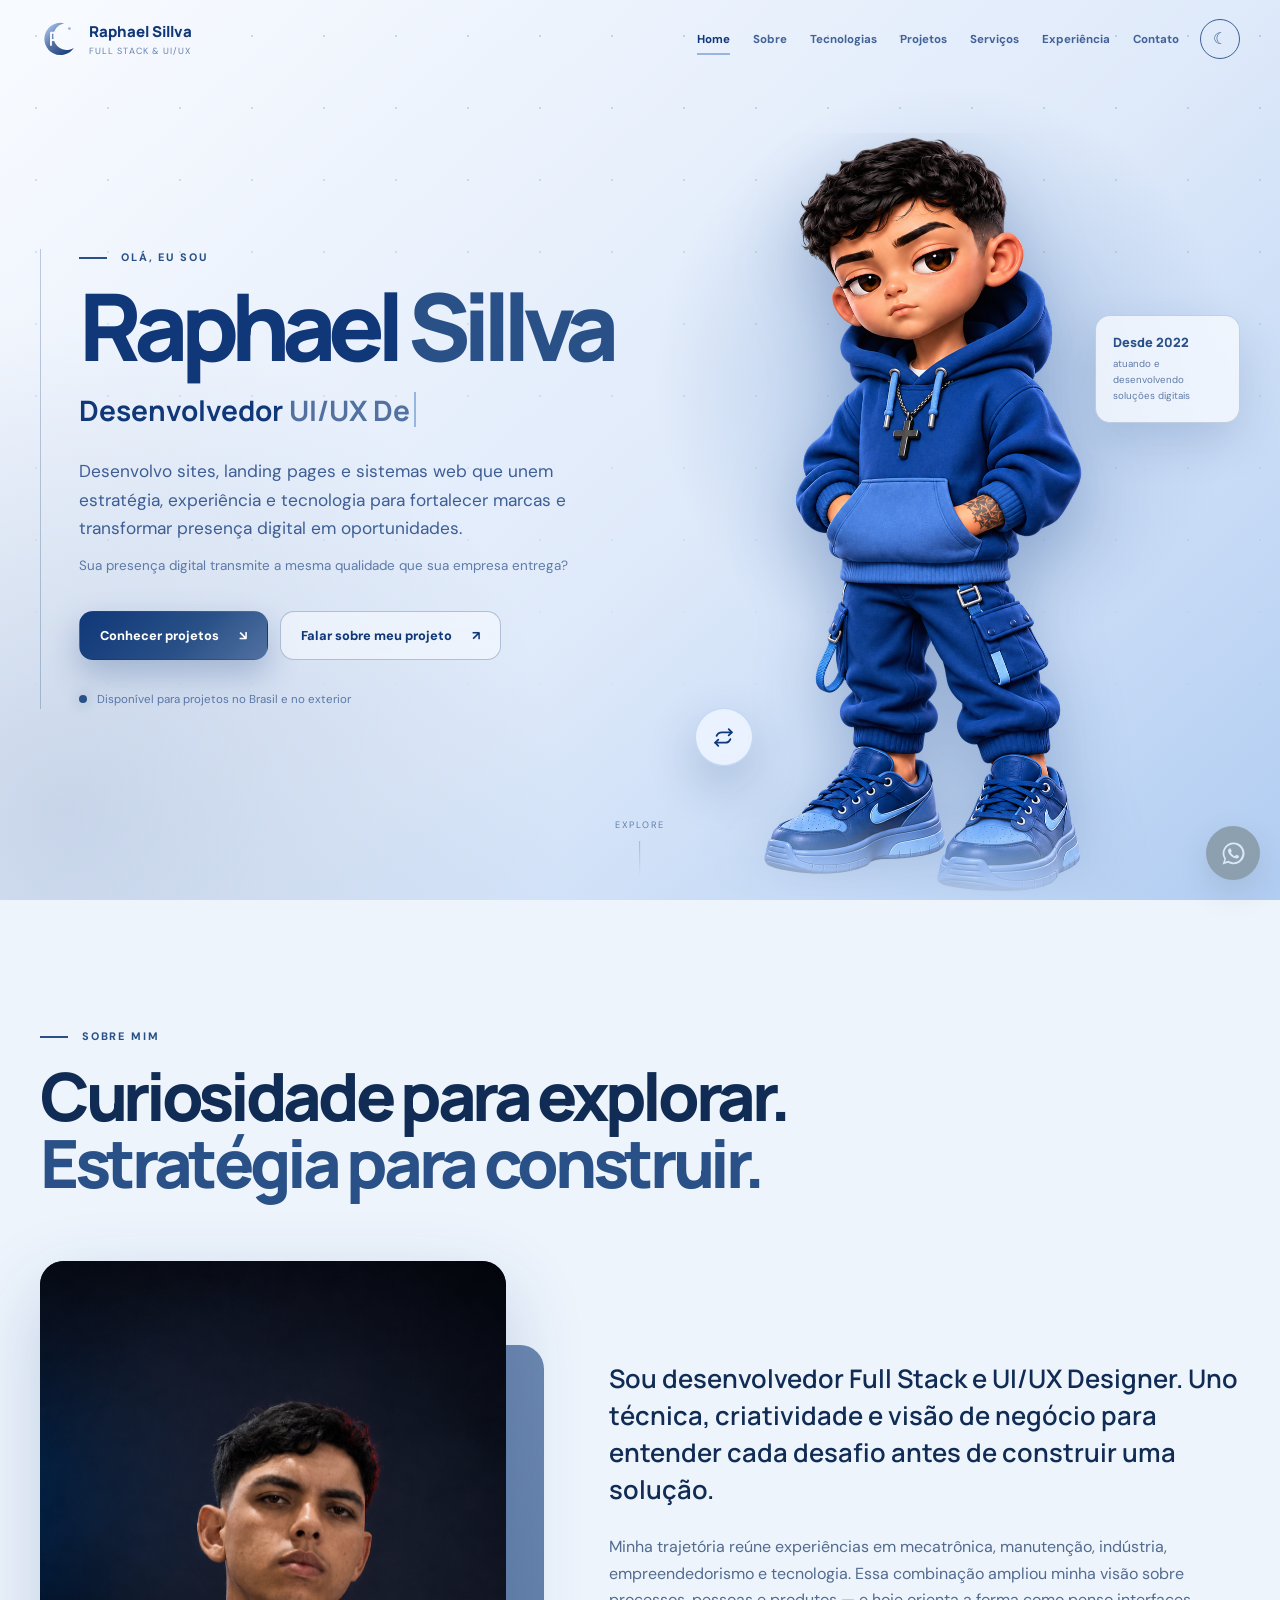
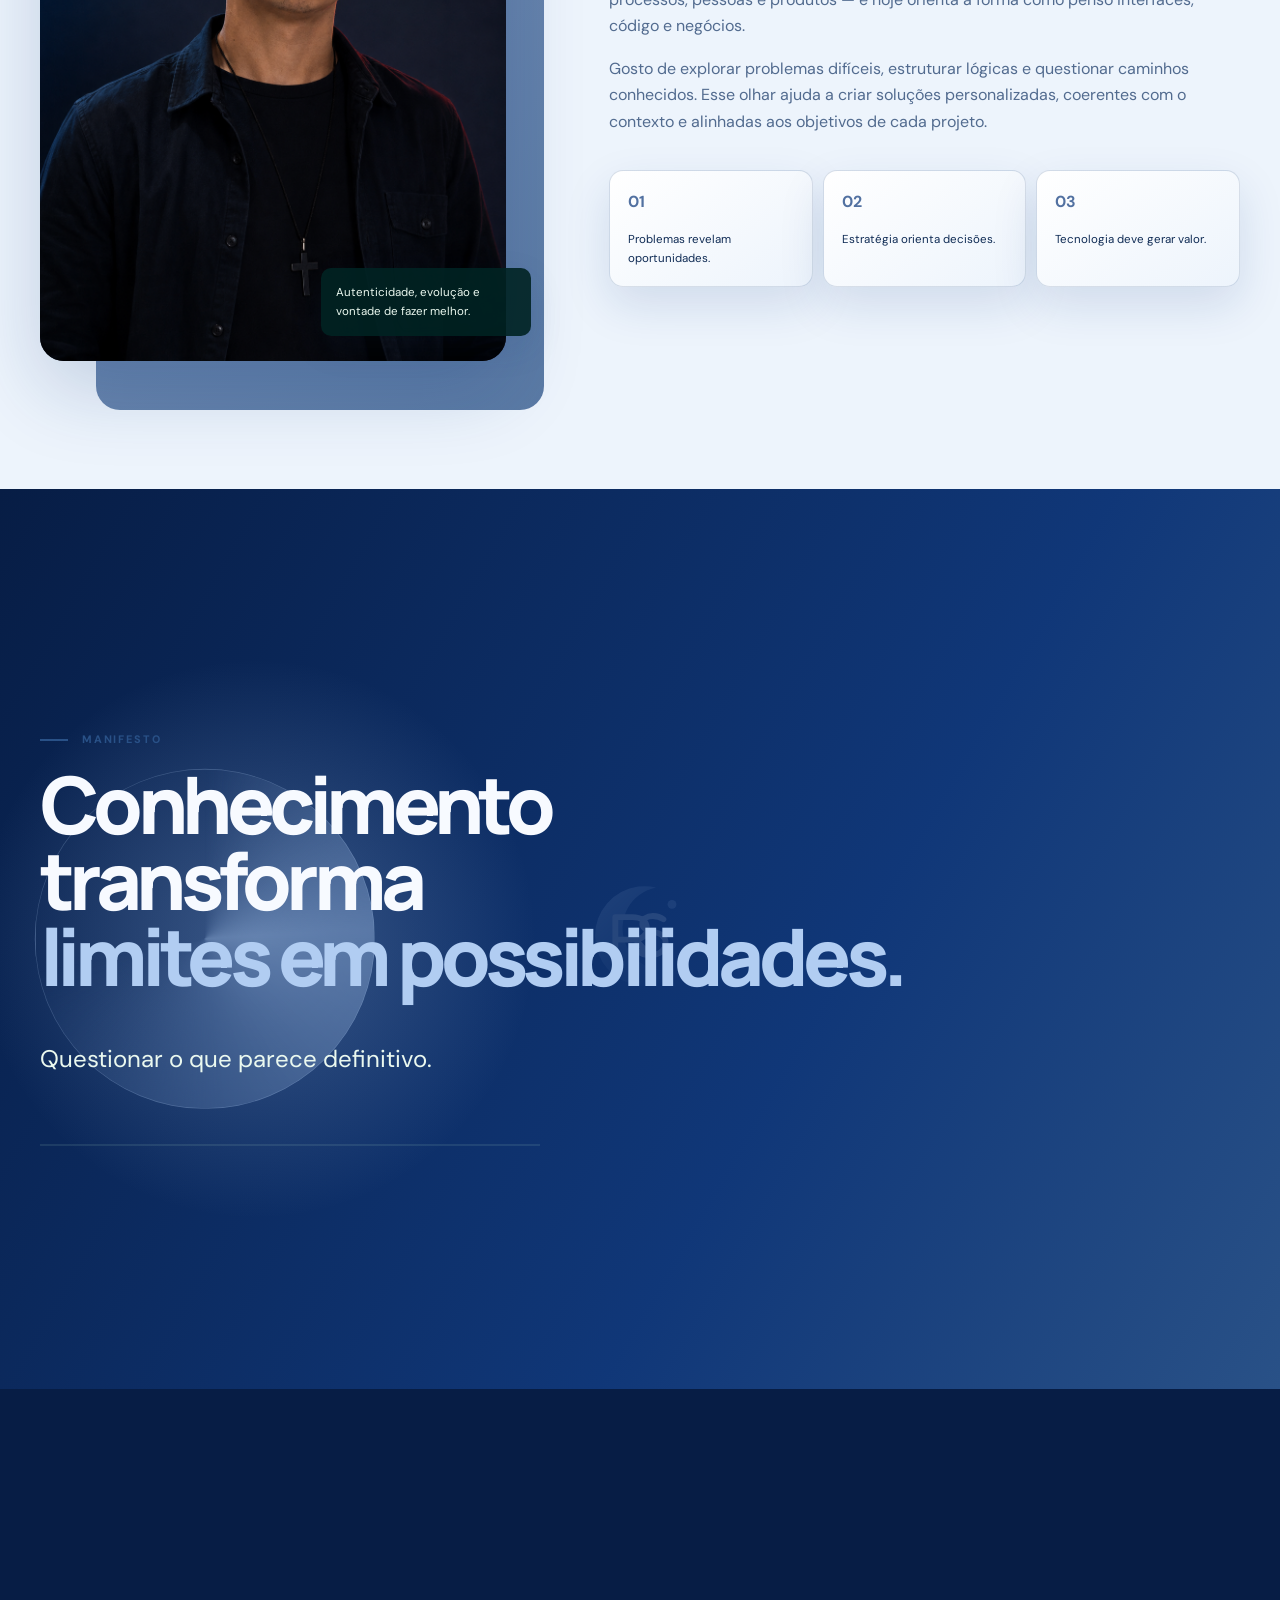
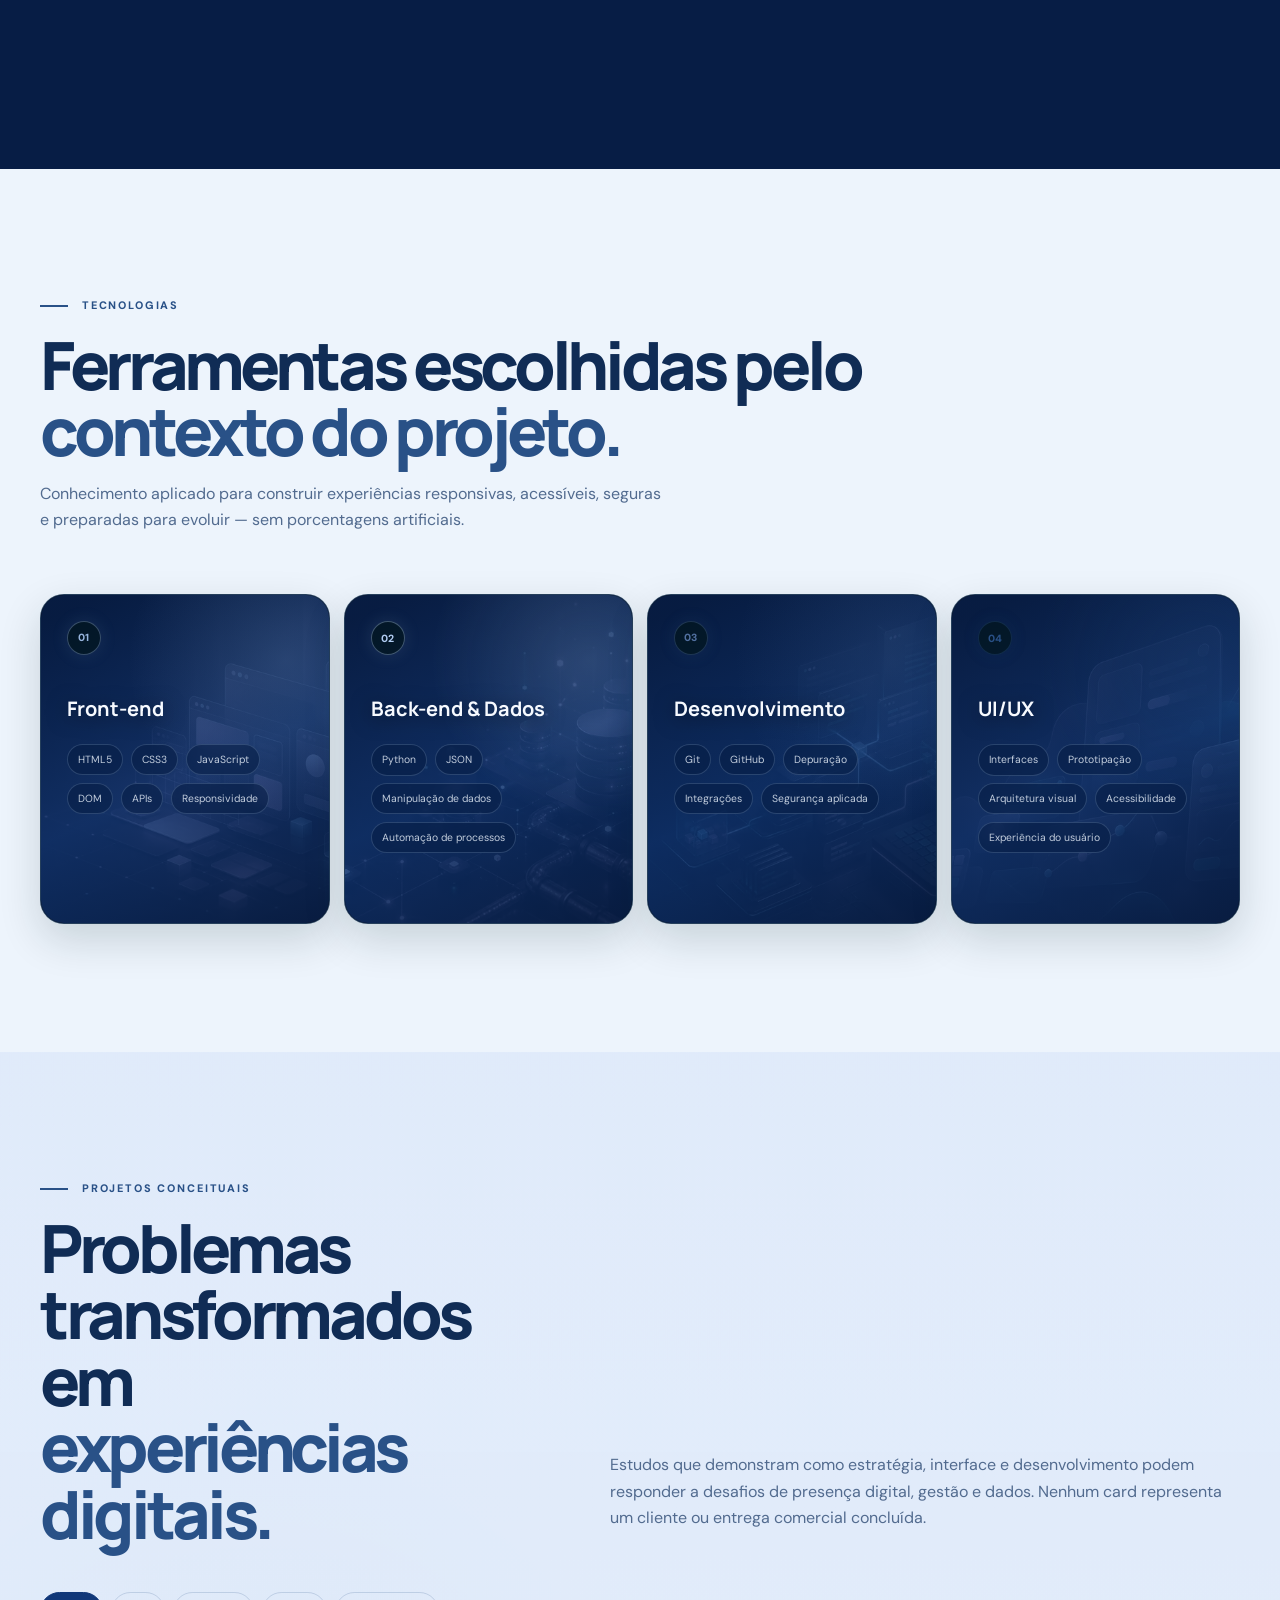
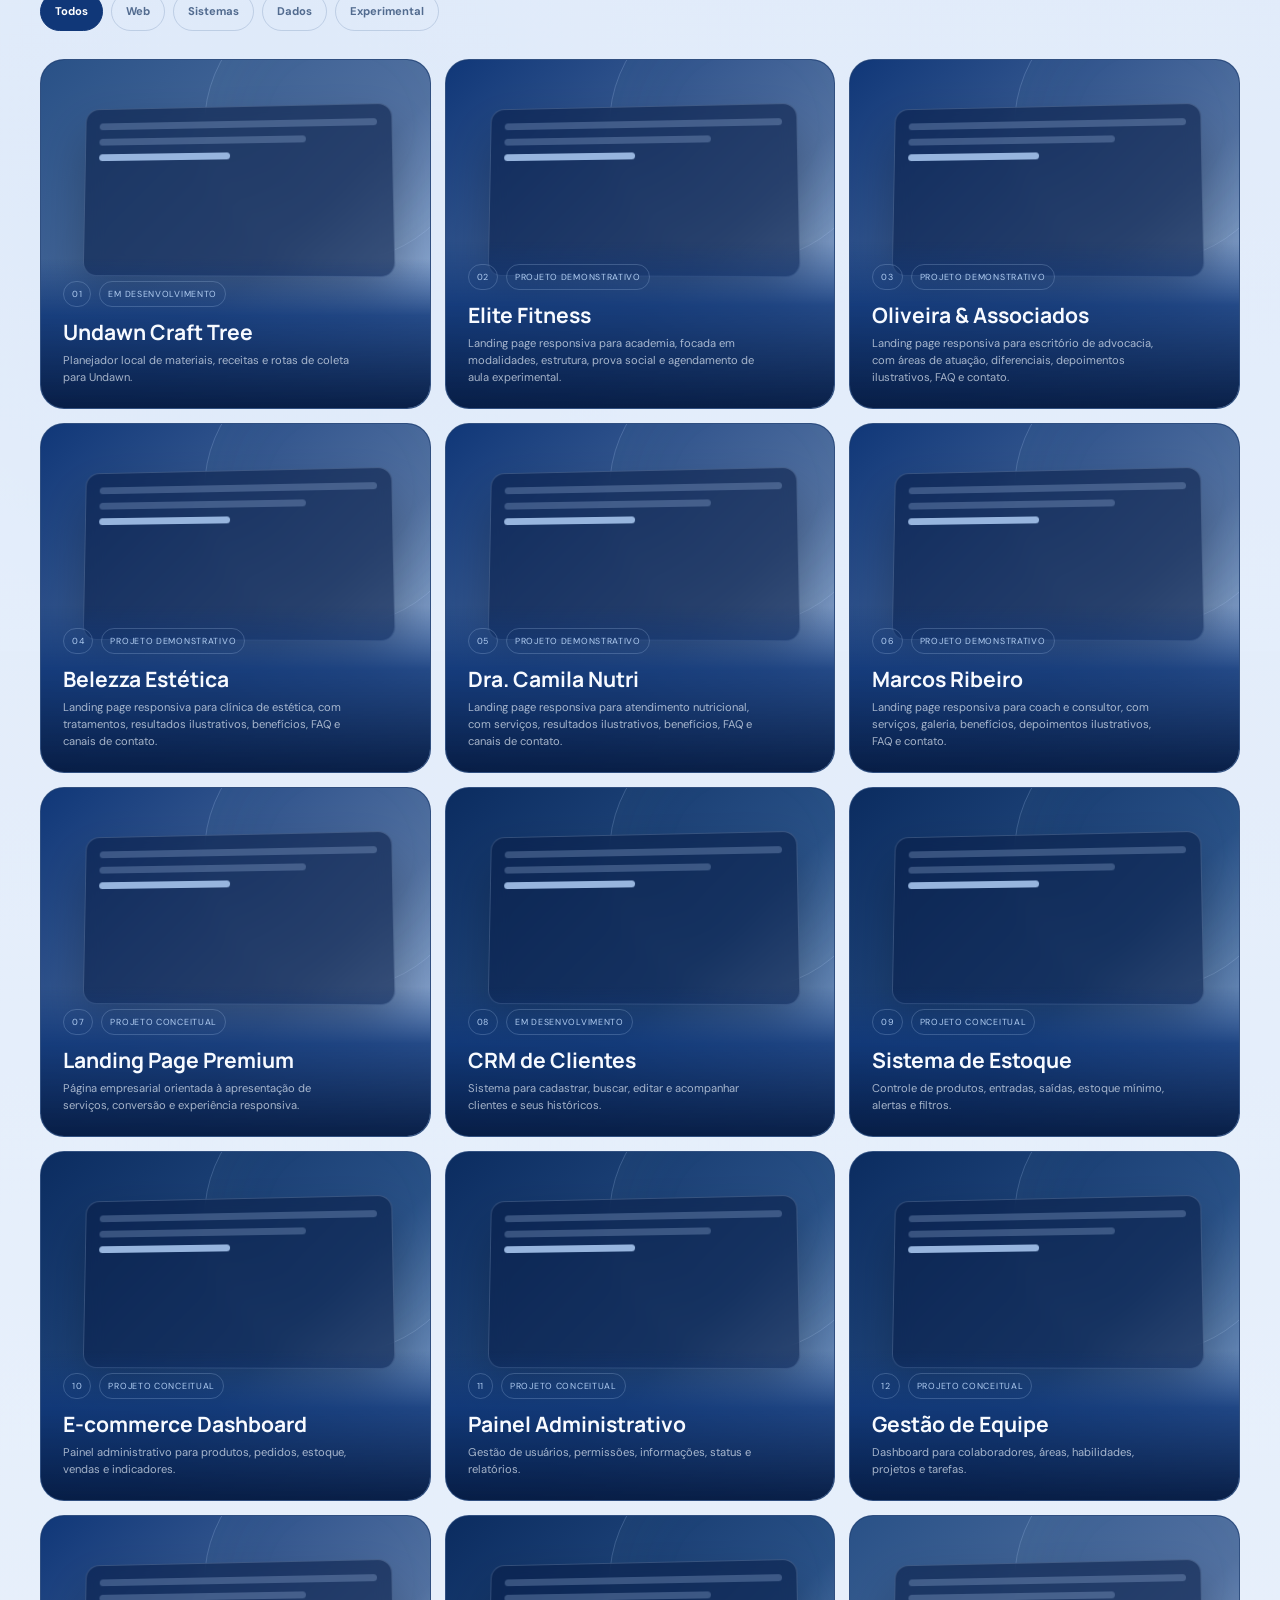
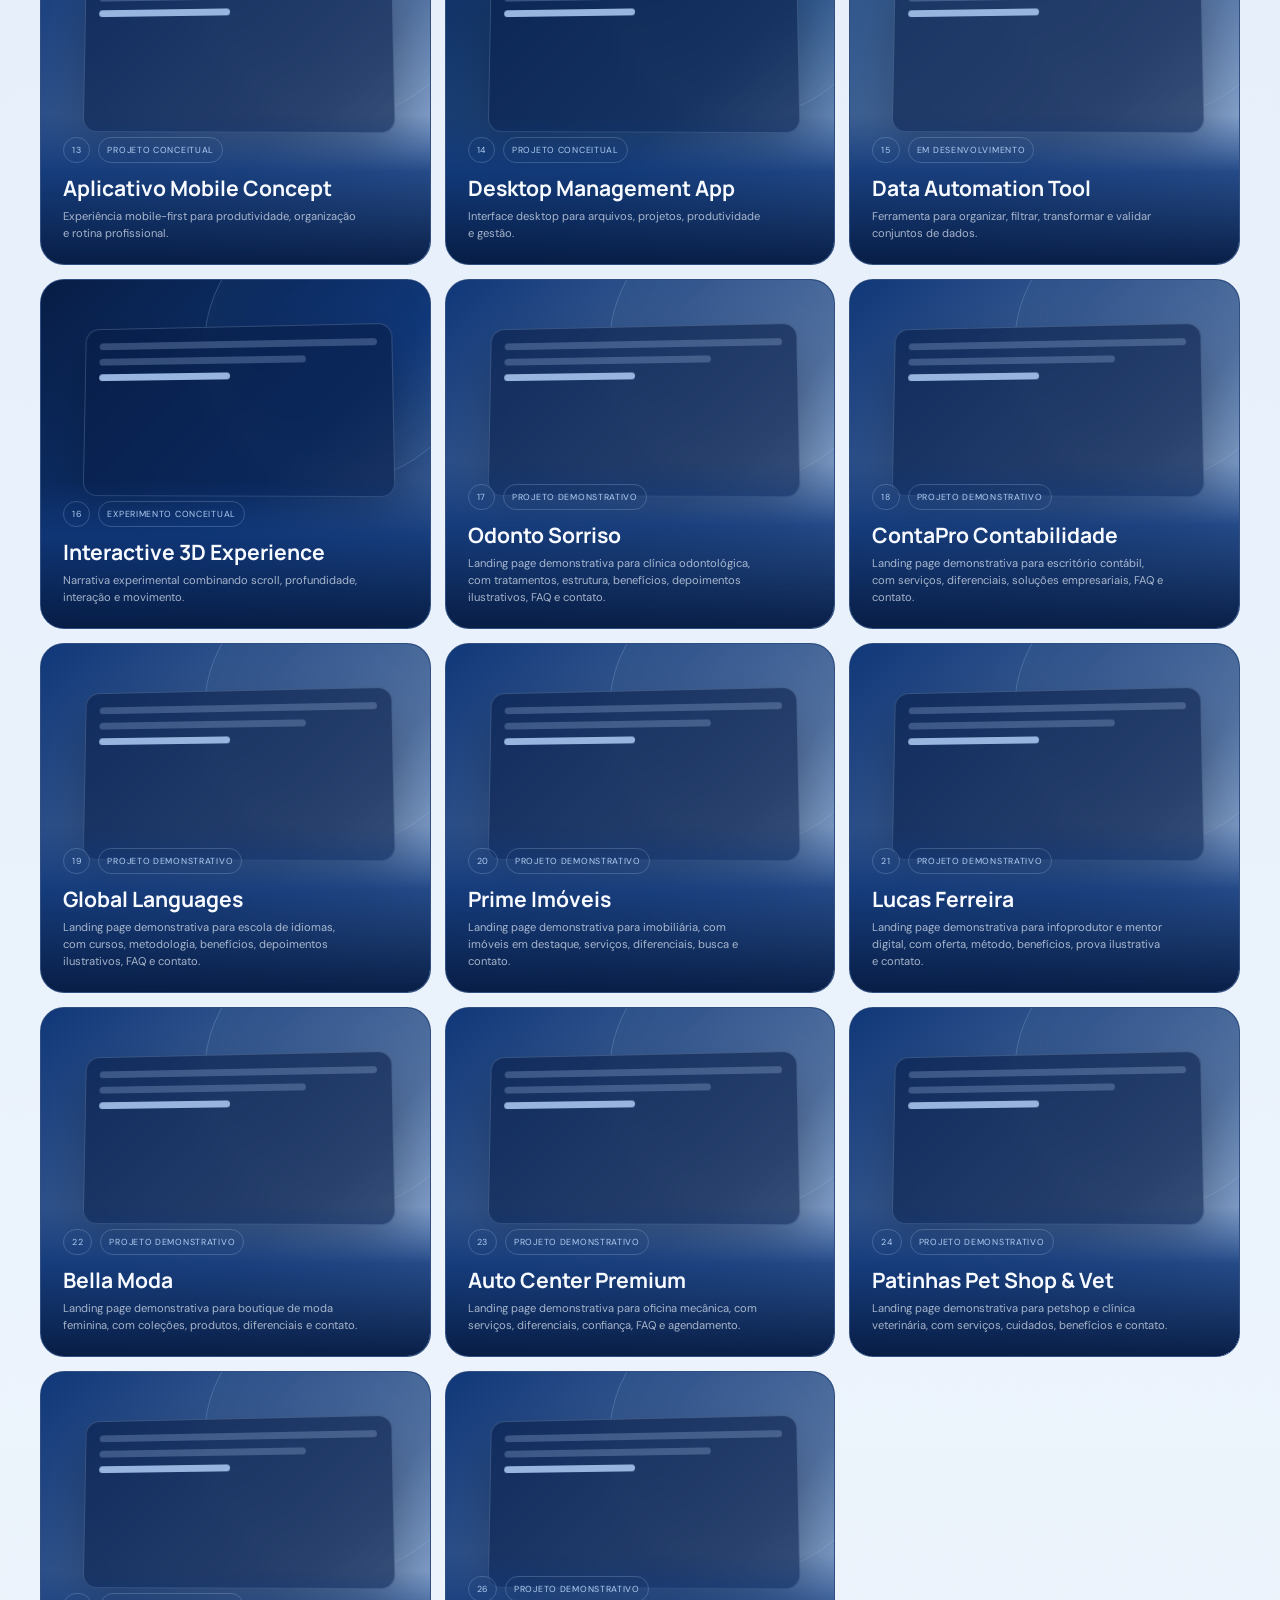
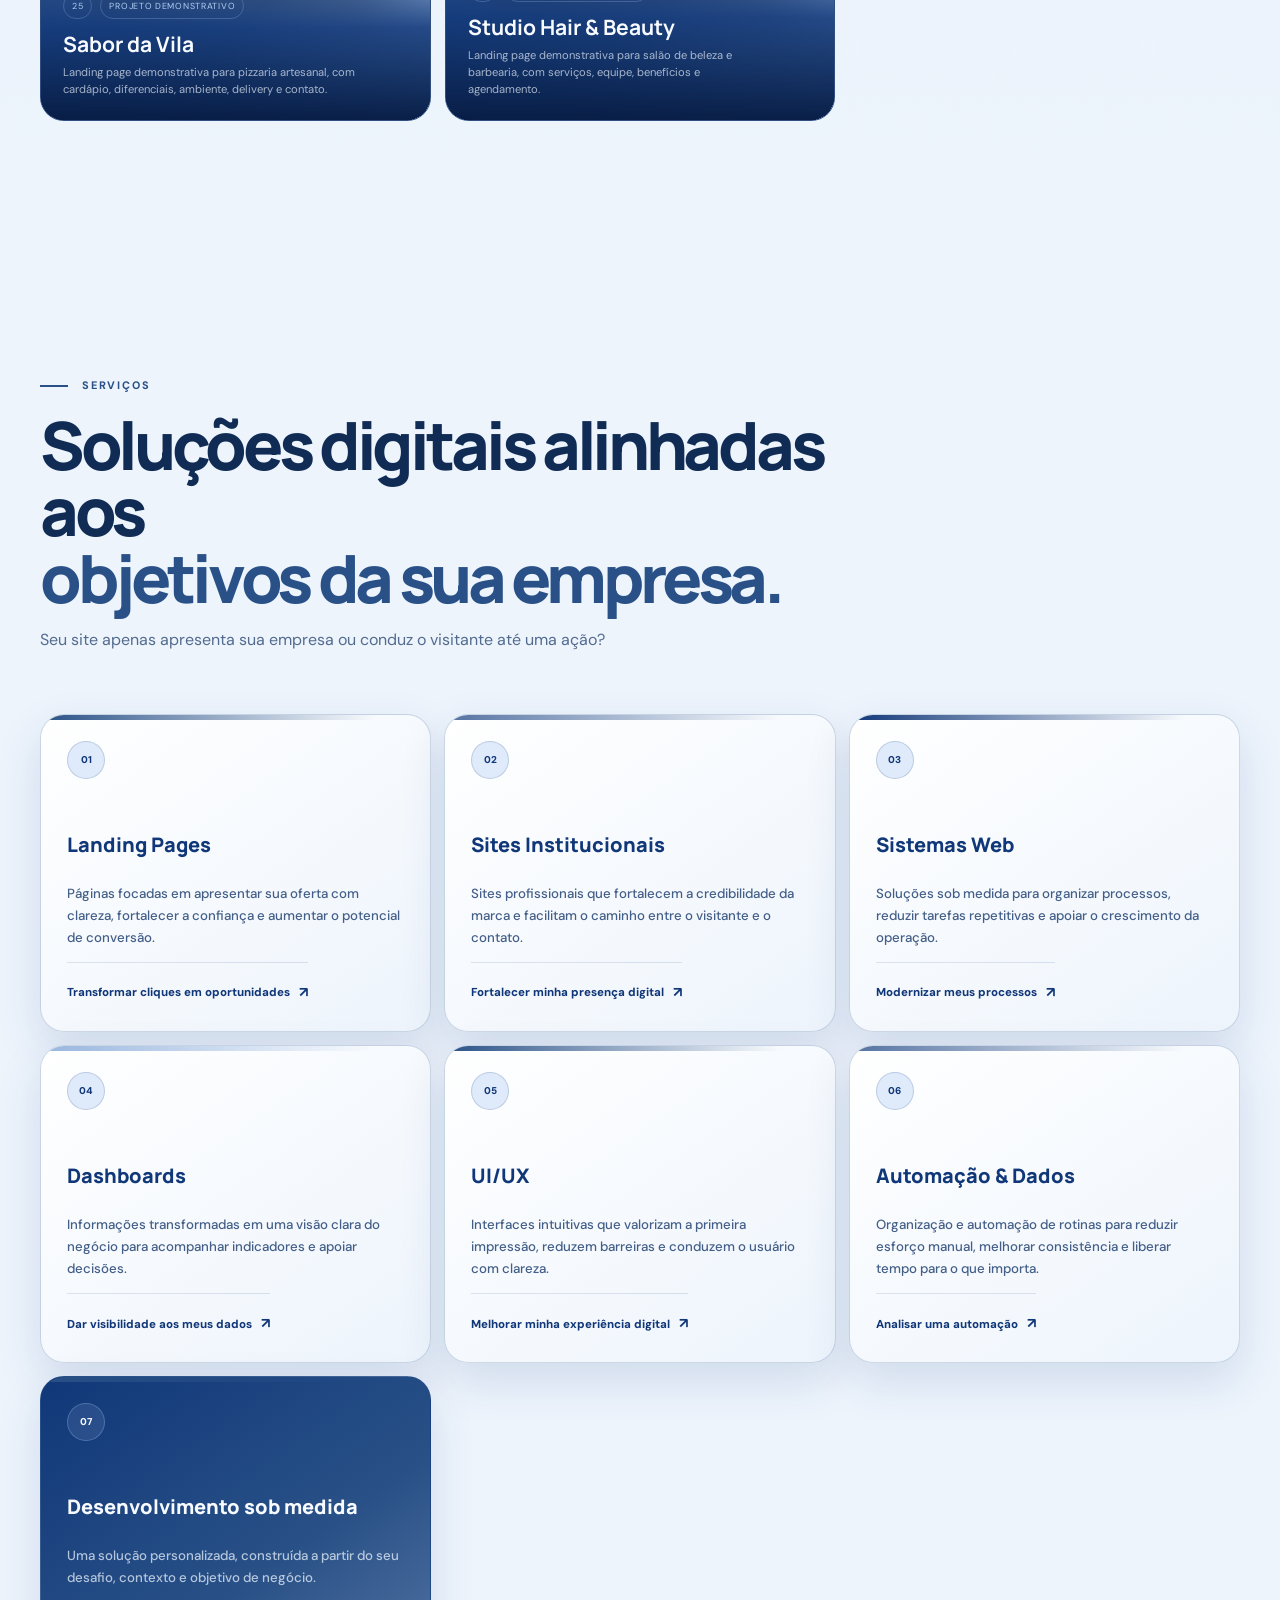
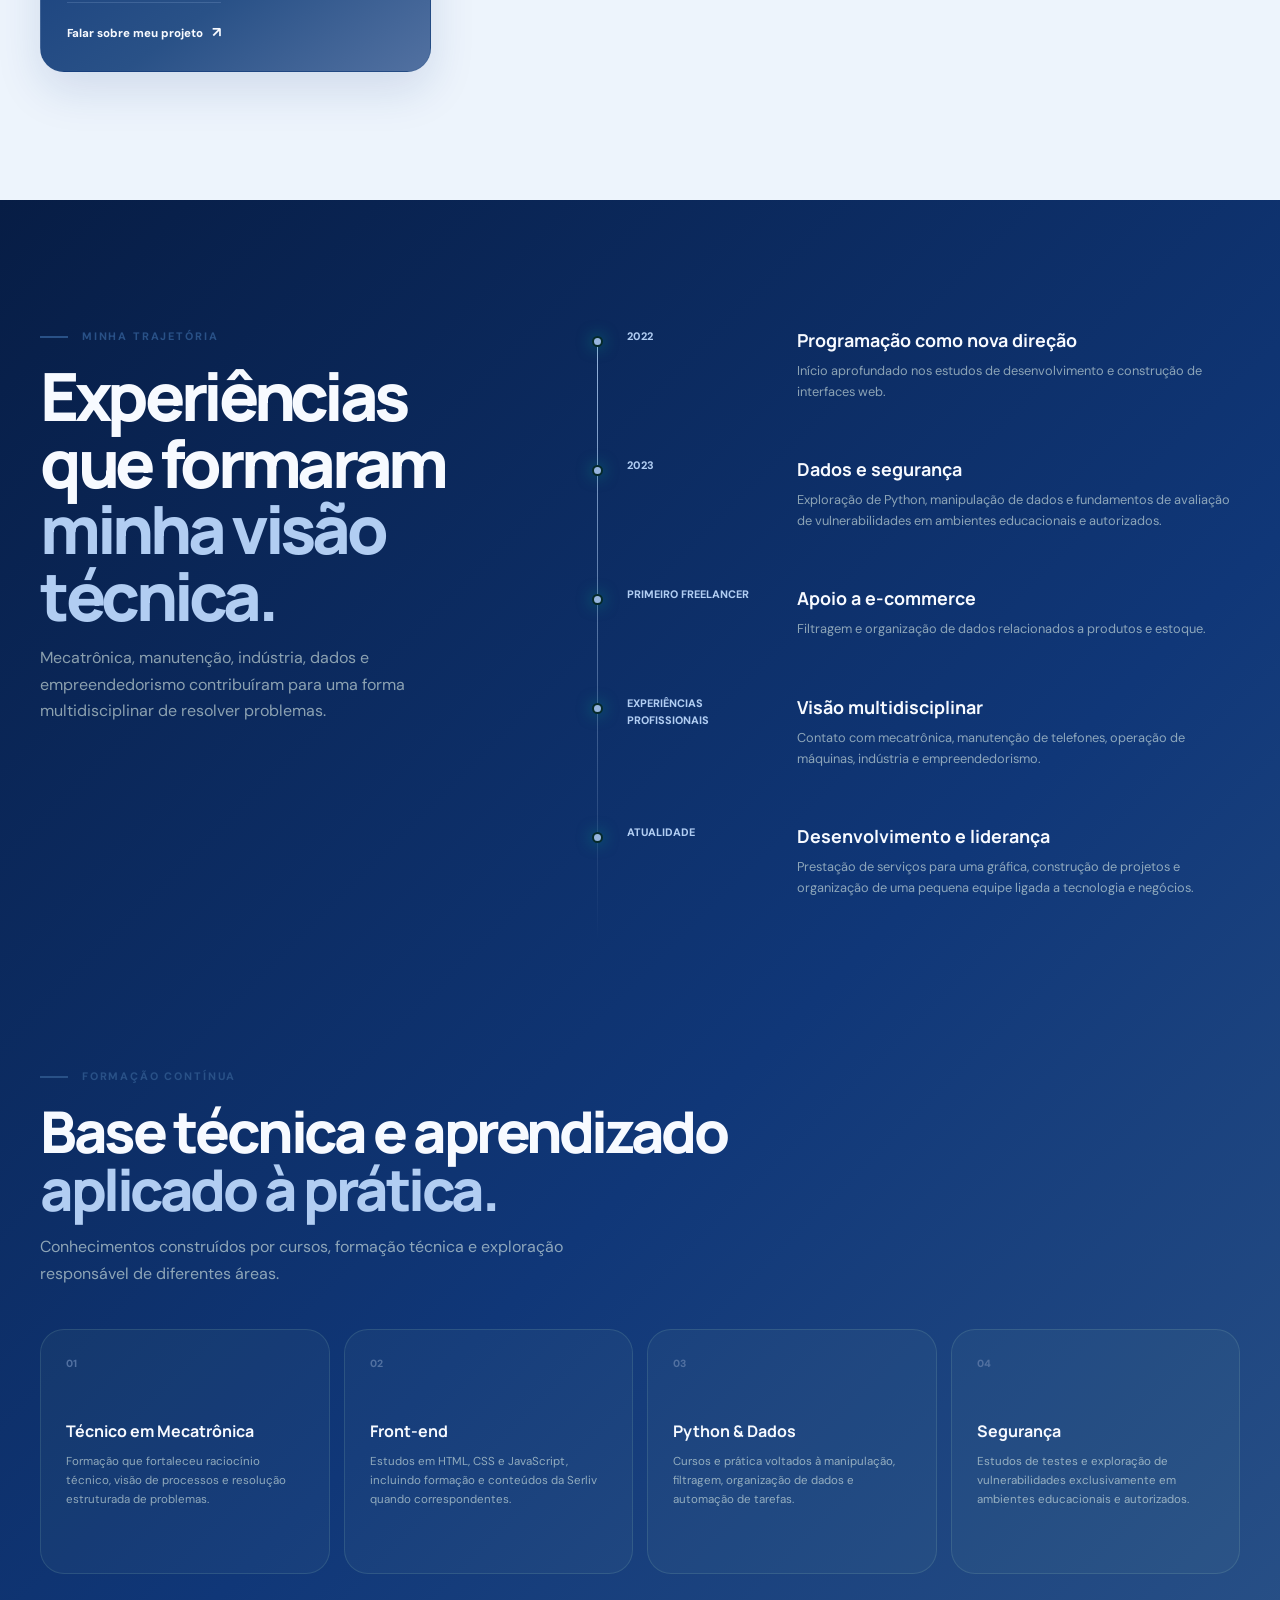
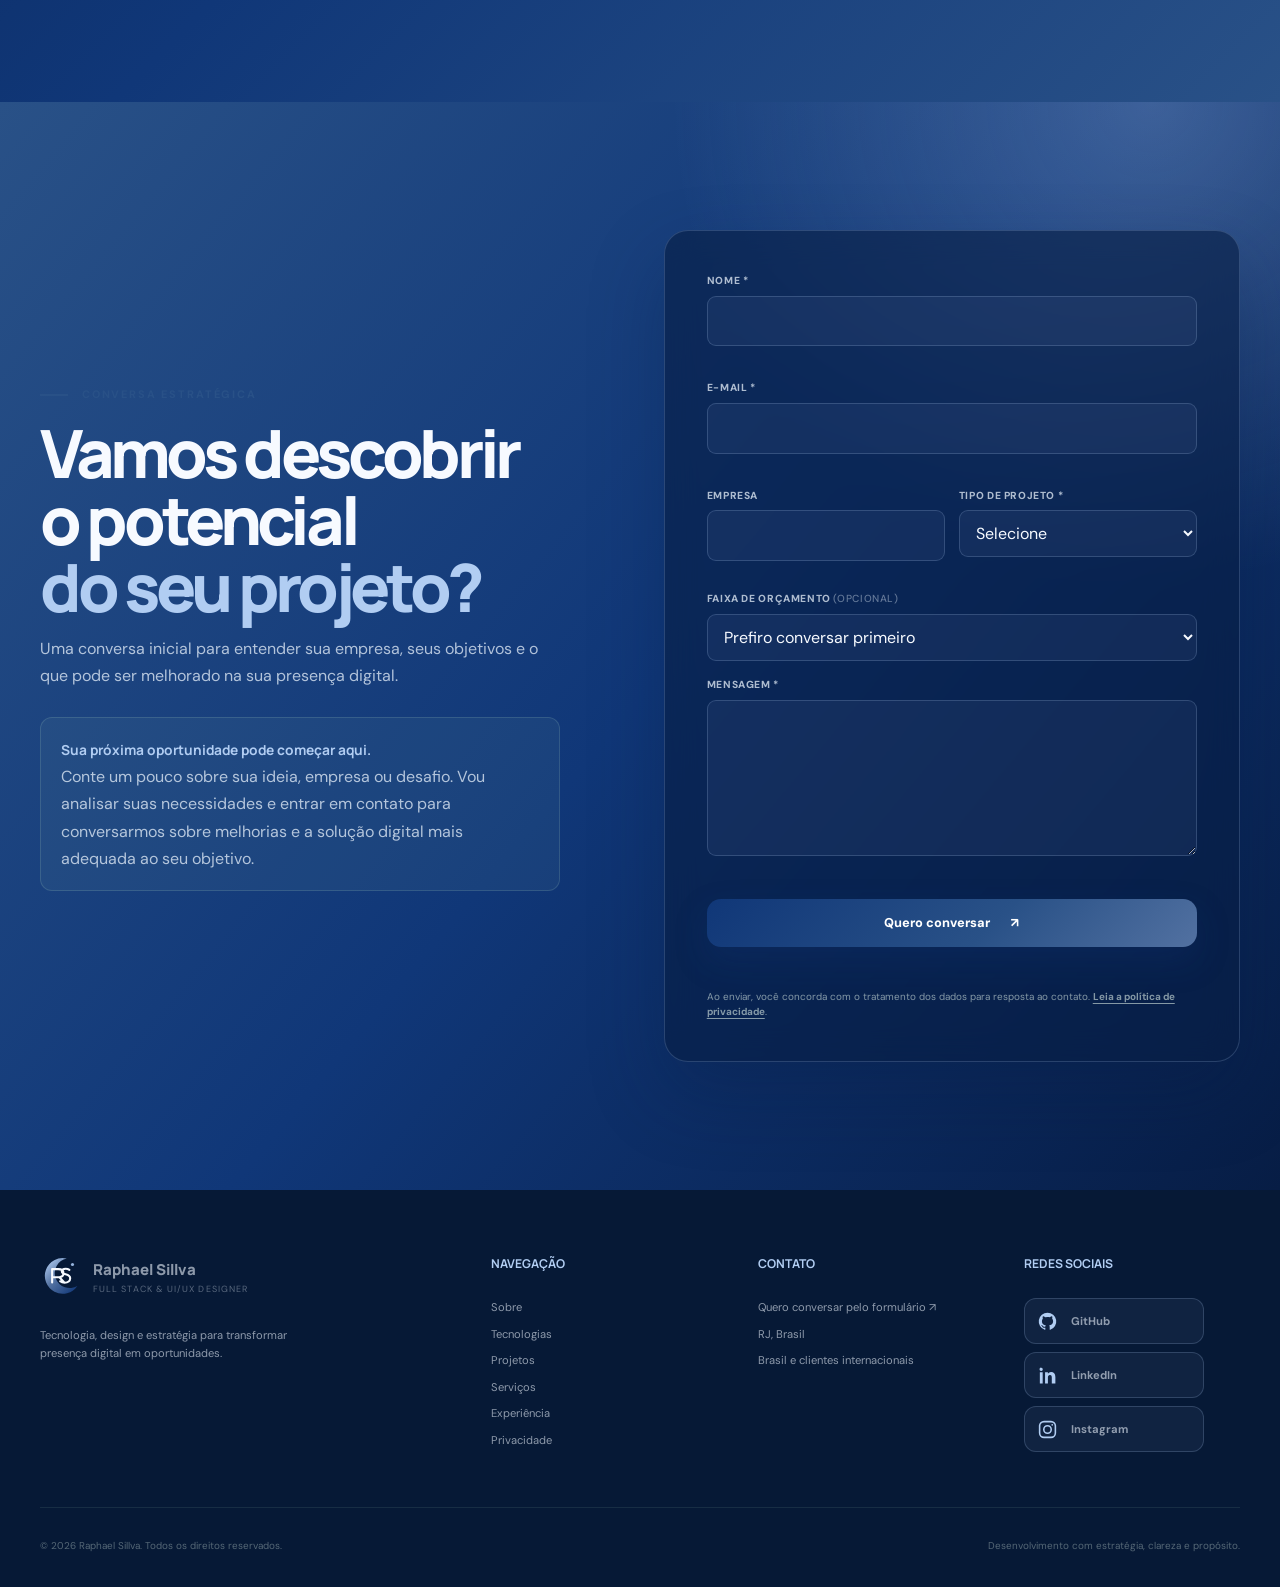
<file: index.html>
<!doctype html>
<html lang="pt-BR">
  <head>
    <meta charset="UTF-8" />
    <meta name="viewport" content="width=device-width, initial-scale=1.0" />
    <meta
      name="description"
      content="Desenvolvimento de sites profissionais, landing pages e sistemas web personalizados para fortalecer sua presença digital e gerar oportunidades."
    />
    <meta name="author" content="Raphael Sillva" />
    <meta name="robots" content="index, follow, max-image-preview:large" />
    <meta name="referrer" content="strict-origin-when-cross-origin" />
    <meta name="theme-color" content="#014040" />
    <meta property="og:type" content="website" />
    <meta property="og:locale" content="pt_BR" />
    <meta property="og:site_name" content="Raphael Sillva — Portfólio" />
    <meta
      property="og:title"
      content="Raphael Sillva | Sites e soluções digitais sob medida"
    />
    <meta
      property="og:description"
      content="Tecnologia, design e estratégia para fortalecer marcas, facilitar contatos e transformar presença digital em oportunidades."
    />
    <meta
      property="og:url"
      content="https://rafael192612.github.io/portfolio-2026/"
    />
    <meta
      property="og:image"
      content="https://rafael192612.github.io/portfolio-2026/assets/images/raphael-professional.png"
    />
    <meta property="og:image:alt" content="Retrato de Raphael Sillva" />
    <meta name="twitter:card" content="summary_large_image" />
    <meta
      name="twitter:title"
      content="Raphael Sillva | Desenvolvimento web estratégico"
    />
    <meta
      name="twitter:description"
      content="Sites profissionais, landing pages e soluções digitais alinhadas aos objetivos da sua empresa."
    />
    <meta
      name="twitter:image"
      content="https://rafael192612.github.io/portfolio-2026/assets/images/raphael-professional.png"
    />
    <title>
      Raphael Sillva | Desenvolvedor Full Stack — Sites e Soluções Digitais
    </title>
    <link
      rel="canonical"
      href="https://rafael192612.github.io/portfolio-2026/"
    />
    <link
      rel="icon"
      id="site-favicon"
      href="assets/logo/raphael-mark-light.svg"
      type="image/svg+xml"
    />
    <link rel="manifest" href="site.webmanifest" />
    <link
      rel="preload"
      as="image"
      href="assets/avatar/raphael-avatar.png"
      imagesizes="(max-width: 850px) 90vw, 48vw"
      type="image/png"
    />
    <link rel="preconnect" href="https://fonts.googleapis.com" />
    <link rel="preconnect" href="https://fonts.gstatic.com" crossorigin />
    <link
      href="https://fonts.googleapis.com/css2?family=DM+Sans:wght@400;500;600;700&family=Manrope:wght@600;700;800&display=swap"
      rel="stylesheet"
    />
    <link rel="stylesheet" href="css/portfolio.css" />
    <script>
      try {
        document.documentElement.dataset.theme =
          localStorage.getItem("portfolio-theme") ||
          (matchMedia("(prefers-color-scheme: dark)").matches
            ? "dark"
            : "light");
      } catch {}
      document.documentElement.classList.add("js");
      window.__portfolioFallback = setTimeout(
        () => document.documentElement.classList.remove("js"),
        5000,
      );
    </script>
    <script type="application/ld+json" id="person-schema">
      {
        "@context": "https://schema.org",
        "@type": "Person",
        "name": "Raphael Sillva",
        "jobTitle": "Desenvolvedor Full Stack e UI/UX Designer",
        "email": "mailto:Raphaelsillva2018rg@gmail.com",
        "sameAs": [
          "https://github.com/rafael192612",
          "https://www.linkedin.com/in/rafael-martins-649970314/",
          "https://www.instagram.com/raphael1082_/"
        ],
        "address": {
          "@type": "PostalAddress",
          "addressRegion": "RJ",
          "addressCountry": "BR"
        }
      }
    </script>
  </head>
  <body>
    <a class="skip-link" href="#conteudo">Pular para o conteúdo</a>

    <div
      class="loader"
      id="site-loader"
      role="status"
      aria-label="Carregando portfólio"
    >
      <div class="loader__identity">
        <img
          data-brand-mark
          src="assets/logo/raphael-mark-light.svg"
          width="58"
          height="58"
          alt=""
        /><span>Raphael Sillva</span><small>Preparando a experiência</small>
      </div>
      <div class="loader__progress"><i></i></div>
    </div>

    <header class="site-header" id="inicio">
      <nav class="navbar shell" aria-label="Navegação principal">
        <a class="brand" href="#home" aria-label="Raphael Sillva — início"
          ><img
            data-brand-mark
            src="assets/logo/raphael-mark-light.svg"
            width="38"
            height="38"
            alt=""
          /><span
            ><strong data-brand-name>Raphael Sillva</strong
            ><small>Full Stack &amp; UI/UX</small></span
          ></a
        >
        <button
          class="menu-toggle"
          type="button"
          aria-label="Abrir menu"
          aria-expanded="false"
          aria-controls="nav-menu"
        >
          <span></span><span></span><span></span>
        </button>
        <div class="nav-menu" id="nav-menu">
          <a href="#home">Home</a><a href="#sobre">Sobre</a
          ><a href="#tecnologias">Tecnologias</a><a href="#projetos">Projetos</a
          ><a href="#servicos">Serviços</a><a href="#experiencia">Experiência</a
          ><a href="#contato">Contato</a>
          <button
            class="theme-toggle"
            type="button"
            aria-label="Ativar tema escuro"
            title="Alternar tema"
          >
            <span aria-hidden="true" class="theme-toggle__moon">☾</span
            ><span aria-hidden="true" class="theme-toggle__sun">☀</span>
          </button>
        </div>
      </nav>
    </header>

    <main id="conteudo">
      <section class="hero" id="home" aria-labelledby="hero-title">
        <div class="hero__stars" aria-hidden="true"></div>
        <div class="hero__inner shell">
          <div class="hero__copy reveal reveal--left">
            <p class="kicker"><span></span> Olá, eu sou</p>
            <h1 id="hero-title">Raphael <em>Sillva</em></h1>
            <p class="hero__role">
              Desenvolvedor
              <span id="typing-role" aria-live="polite">Full Stack</span
              ><i aria-hidden="true"></i>
            </p>
            <p class="hero__lead">
              Desenvolvo sites, landing pages e sistemas web que unem
              estratégia, experiência e tecnologia para fortalecer marcas e
              transformar presença digital em oportunidades.
            </p>
            <p class="hero__manifesto">
              Sua presença digital transmite a mesma qualidade que sua empresa
              entrega?
            </p>
            <div class="hero__actions">
              <a class="button button--primary" href="#projetos"
                >Conhecer projetos <span>↘</span></a
              ><a class="button button--secondary" href="#contato"
                >Falar sobre meu projeto <span>↗</span></a
              >
            </div>
            <div class="hero__availability">
              <i></i
              ><span>Disponível para projetos no Brasil e no exterior</span>
            </div>
          </div>
          <div class="hero__visual reveal reveal--right" data-tilt-area>
            <picture
              ><source
                data-profile-source="main"
                type="image/png"
                srcset="assets/avatar/raphael-avatar.png"
                sizes="(max-width: 850px) 90vw, 48vw" />
              <img
                data-profile-image="main"
                class="hero__portrait"
                src="assets/avatar/raphael-avatar.png"
                width="1024"
                height="1536"
                alt="Avatar 3D de Raphael Sillva com roupa escura"
                fetchpriority="high"
                decoding="async"
            /></picture>
            <div class="hero__badge">
              <strong>Desde 2022</strong
              ><span>atuando e desenvolvendo soluções digitais</span>
            </div>
            <button
              class="hero__avatar"
              type="button"
              aria-label="Mostrar fotografia real no destaque"
              aria-pressed="true"
              title="Alternar entre foto e avatar"
            >
              <svg viewBox="0 0 24 24" aria-hidden="true">
                <path d="M20 7h-9.5a5.5 5.5 0 0 0-5.12 3.48" />
                <path d="m17 4 3 3-3 3" />
                <path d="M4 17h9.5a5.5 5.5 0 0 0 5.12-3.48" />
                <path d="m7 20-3-3 3-3" />
              </svg>
            </button>
          </div>
        </div>
        <a class="scroll-cue" href="#sobre"
          ><span>Explore</span><i aria-hidden="true"></i
        ></a>
      </section>

      <section
        class="section about shell"
        id="sobre"
        aria-labelledby="about-title"
      >
        <header class="section-heading reveal">
          <p class="kicker"><span></span> Sobre mim</p>
          <h2 id="about-title">
            Curiosidade para explorar.<br /><em>Estratégia para construir.</em>
          </h2>
        </header>
        <div class="about__grid">
          <figure class="about__photo reveal reveal--left">
            <picture
              ><source
                type="image/png"
                srcset="assets/images/raphael-professional.png"
                sizes="(max-width: 850px) 90vw, 42vw" />
              <img
                src="assets/images/raphael-professional.png"
                width="1086"
                height="1448"
                alt="Retrato profissional de Raphael Sillva em estúdio"
                loading="lazy"
                decoding="async"
            /></picture>
            <figcaption>
              Autenticidade, evolução e vontade de fazer melhor.
            </figcaption>
          </figure>
          <div class="about__copy reveal reveal--right">
            <p class="about__intro">
              Sou desenvolvedor Full Stack e UI/UX Designer. Uno técnica,
              criatividade e visão de negócio para entender cada desafio antes
              de construir uma solução.
            </p>
            <p>
              Minha trajetória reúne experiências em mecatrônica, manutenção,
              indústria, empreendedorismo e tecnologia. Essa combinação ampliou
              minha visão sobre processos, pessoas e produtos — e hoje orienta a
              forma como penso interfaces, código e negócios.
            </p>
            <p>
              Gosto de explorar problemas difíceis, estruturar lógicas e
              questionar caminhos conhecidos. Esse olhar ajuda a criar soluções
              personalizadas, coerentes com o contexto e alinhadas aos objetivos
              de cada projeto.
            </p>
            <div class="about__principles">
              <article>
                <strong>01</strong><span>Problemas revelam oportunidades.</span>
              </article>
              <article>
                <strong>02</strong><span>Estratégia orienta decisões.</span>
              </article>
              <article>
                <strong>03</strong><span>Tecnologia deve gerar valor.</span>
              </article>
            </div>
          </div>
        </div>
      </section>

      <section
        class="manifesto"
        id="manifesto"
        aria-labelledby="manifesto-title"
      >
        <div class="manifesto__sticky">
          <div class="manifesto__visual" aria-hidden="true">
            <div class="manifesto__orb"></div>
            <div class="manifesto__wolf-mark">
              <img
                data-brand-mark
                src="assets/logo/raphael-mark-light.svg"
                width="180"
                height="180"
                alt=""
              />
            </div>
            <div class="manifesto__path"></div>
          </div>
          <div class="manifesto__content shell">
            <p class="kicker"><span></span> Manifesto</p>
            <h2 id="manifesto-title">
              Conhecimento transforma<br /><em>limites em possibilidades.</em>
            </h2>
            <div class="manifesto__scenes">
              <p class="is-active" data-scene="0">
                Questionar o que parece definitivo.
              </p>
              <p data-scene="1">Explorar além da primeira resposta.</p>
              <p data-scene="2">Conectar técnica, design e contexto.</p>
              <p data-scene="3">Construir soluções que geram movimento.</p>
            </div>
            <div class="manifesto__progress"><i></i></div>
          </div>
        </div>
      </section>

      <section
        class="section technologies shell"
        id="tecnologias"
        aria-labelledby="tech-title"
      >
        <header class="section-heading reveal">
          <p class="kicker"><span></span> Tecnologias</p>
          <h2 id="tech-title">
            Ferramentas escolhidas pelo<br /><em>contexto do projeto.</em>
          </h2>
          <p>
            Conhecimento aplicado para construir experiências responsivas,
            acessíveis, seguras e preparadas para evoluir — sem porcentagens
            artificiais.
          </p>
        </header>
        <div class="tech-grid">
          <article class="tech-card reveal" data-tilt>
            <span>01</span>
            <h3>Front-end</h3>
            <ul>
              <li>HTML5</li>
              <li>CSS3</li>
              <li>JavaScript</li>
              <li>DOM</li>
              <li>APIs</li>
              <li>Responsividade</li>
            </ul>
          </article>
          <article class="tech-card reveal" data-tilt>
            <span>02</span>
            <h3>Back-end &amp; Dados</h3>
            <ul>
              <li>Python</li>
              <li>JSON</li>
              <li>Manipulação de dados</li>
              <li>Automação de processos</li>
            </ul>
          </article>
          <article class="tech-card reveal" data-tilt>
            <span>03</span>
            <h3>Desenvolvimento</h3>
            <ul>
              <li>Git</li>
              <li>GitHub</li>
              <li>Depuração</li>
              <li>Integrações</li>
              <li>Segurança aplicada</li>
            </ul>
          </article>
          <article class="tech-card reveal" data-tilt>
            <span>04</span>
            <h3>UI/UX</h3>
            <ul>
              <li>Interfaces</li>
              <li>Prototipação</li>
              <li>Arquitetura visual</li>
              <li>Acessibilidade</li>
              <li>Experiência do usuário</li>
            </ul>
          </article>
        </div>
      </section>

      <section
        class="section projects"
        id="projetos"
        aria-labelledby="projects-title"
      >
        <div class="shell">
          <header class="section-heading section-heading--split reveal">
            <div>
              <p class="kicker"><span></span> Projetos conceituais</p>
              <h2 id="projects-title">
                Problemas transformados em<br /><em>experiências digitais.</em>
              </h2>
            </div>
            <p>
              Estudos que demonstram como estratégia, interface e
              desenvolvimento podem responder a desafios de presença digital,
              gestão e dados. Nenhum card representa um cliente ou entrega
              comercial concluída.
            </p>
          </header>
          <div
            class="project-filters"
            role="group"
            aria-label="Filtrar projetos"
          >
            <button
              class="is-active"
              type="button"
              data-filter="all"
              aria-pressed="true"
            >
              Todos</button
            ><button type="button" data-filter="web" aria-pressed="false">
              Web</button
            ><button type="button" data-filter="systems" aria-pressed="false">
              Sistemas</button
            ><button type="button" data-filter="data" aria-pressed="false">
              Dados</button
            ><button
              type="button"
              data-filter="experimental"
              aria-pressed="false"
            >
              Experimental
            </button>
          </div>
          <div class="projects-grid" id="projects-grid"></div>
        </div>
      </section>

      <section
        class="section services shell"
        id="servicos"
        aria-labelledby="services-title"
      >
        <header class="section-heading reveal">
          <p class="kicker"><span></span> Serviços</p>
          <h2 id="services-title">
            Soluções digitais alinhadas aos<br /><em
              >objetivos da sua empresa.</em
            >
          </h2>
          <p>
            Seu site apenas apresenta sua empresa ou conduz o visitante até uma
            ação?
          </p>
        </header>
        <div class="services-grid">
          <article class="service-card reveal">
            <span class="service-card__number">01</span>
            <h3>Landing Pages</h3>
            <p>
              Páginas focadas em apresentar sua oferta com clareza, fortalecer a
              confiança e aumentar o potencial de conversão.
            </p>
            <a class="service-card__link" href="#contato"
              >Transformar cliques em oportunidades <b>↗</b></a
            >
          </article>
          <article class="service-card reveal">
            <span class="service-card__number">02</span>
            <h3>Sites Institucionais</h3>
            <p>
              Sites profissionais que fortalecem a credibilidade da marca e
              facilitam o caminho entre o visitante e o contato.
            </p>
            <a class="service-card__link" href="#contato"
              >Fortalecer minha presença digital <b>↗</b></a
            >
          </article>
          <article class="service-card reveal">
            <span class="service-card__number">03</span>
            <h3>Sistemas Web</h3>
            <p>
              Soluções sob medida para organizar processos, reduzir tarefas
              repetitivas e apoiar o crescimento da operação.
            </p>
            <a class="service-card__link" href="#contato"
              >Modernizar meus processos <b>↗</b></a
            >
          </article>
          <article class="service-card reveal">
            <span class="service-card__number">04</span>
            <h3>Dashboards</h3>
            <p>
              Informações transformadas em uma visão clara do negócio para
              acompanhar indicadores e apoiar decisões.
            </p>
            <a class="service-card__link" href="#contato"
              >Dar visibilidade aos meus dados <b>↗</b></a
            >
          </article>
          <article class="service-card reveal">
            <span class="service-card__number">05</span>
            <h3>UI/UX</h3>
            <p>
              Interfaces intuitivas que valorizam a primeira impressão, reduzem
              barreiras e conduzem o usuário com clareza.
            </p>
            <a class="service-card__link" href="#contato"
              >Melhorar minha experiência digital <b>↗</b></a
            >
          </article>
          <article class="service-card reveal">
            <span class="service-card__number">06</span>
            <h3>Automação &amp; Dados</h3>
            <p>
              Organização e automação de rotinas para reduzir esforço manual,
              melhorar consistência e liberar tempo para o que importa.
            </p>
            <a class="service-card__link" href="#contato"
              >Analisar uma automação <b>↗</b></a
            >
          </article>
          <article class="service-card reveal service-card--cta">
            <span class="service-card__number">07</span>
            <h3>Desenvolvimento sob medida</h3>
            <p>
              Uma solução personalizada, construída a partir do seu desafio,
              contexto e objetivo de negócio.
            </p>
            <a class="service-card__link" href="#contato"
              >Falar sobre meu projeto <b>↗</b></a
            >
          </article>
        </div>
      </section>

      <section
        class="section journey"
        id="experiencia"
        aria-labelledby="journey-title"
      >
        <div class="shell journey__layout">
          <header class="section-heading reveal">
            <p class="kicker"><span></span> Minha trajetória</p>
            <h2 id="journey-title">
              Experiências que formaram<br /><em>minha visão técnica.</em>
            </h2>
            <p>
              Mecatrônica, manutenção, indústria, dados e empreendedorismo
              contribuíram para uma forma multidisciplinar de resolver
              problemas.
            </p>
          </header>
          <ol class="timeline">
            <li class="reveal">
              <time>2022</time>
              <div>
                <h3>Programação como nova direção</h3>
                <p>
                  Início aprofundado nos estudos de desenvolvimento e construção
                  de interfaces web.
                </p>
              </div>
            </li>
            <li class="reveal">
              <time>2023</time>
              <div>
                <h3>Dados e segurança</h3>
                <p>
                  Exploração de Python, manipulação de dados e fundamentos de
                  avaliação de vulnerabilidades em ambientes educacionais e
                  autorizados.
                </p>
              </div>
            </li>
            <li class="reveal">
              <time>Primeiro freelancer</time>
              <div>
                <h3>Apoio a e-commerce</h3>
                <p>
                  Filtragem e organização de dados relacionados a produtos e
                  estoque.
                </p>
              </div>
            </li>
            <li class="reveal">
              <time>Experiências profissionais</time>
              <div>
                <h3>Visão multidisciplinar</h3>
                <p>
                  Contato com mecatrônica, manutenção de telefones, operação de
                  máquinas, indústria e empreendedorismo.
                </p>
              </div>
            </li>
            <li class="reveal">
              <time>Atualidade</time>
              <div>
                <h3>Desenvolvimento e liderança</h3>
                <p>
                  Prestação de serviços para uma gráfica, construção de projetos
                  e organização de uma pequena equipe ligada a tecnologia e
                  negócios.
                </p>
              </div>
            </li>
          </ol>
        </div>
        <div class="shell credentials" aria-labelledby="credentials-title">
          <div class="credentials__heading reveal">
            <p class="kicker"><span></span> Formação contínua</p>
            <h2 id="credentials-title">
              Base técnica e aprendizado<br /><em>aplicado à prática.</em>
            </h2>
            <p>
              Conhecimentos construídos por cursos, formação técnica e
              exploração responsável de diferentes áreas.
            </p>
          </div>
          <div class="credentials__grid">
            <article class="credential-card reveal">
              <span>01</span>
              <h3>Técnico em Mecatrônica</h3>
              <p>
                Formação que fortaleceu raciocínio técnico, visão de processos e
                resolução estruturada de problemas.
              </p>
            </article>
            <article class="credential-card reveal">
              <span>02</span>
              <h3>Front-end</h3>
              <p>
                Estudos em HTML, CSS e JavaScript, incluindo formação e
                conteúdos da Serliv quando correspondentes.
              </p>
            </article>
            <article class="credential-card reveal">
              <span>03</span>
              <h3>Python &amp; Dados</h3>
              <p>
                Cursos e prática voltados à manipulação, filtragem, organização
                de dados e automação de tarefas.
              </p>
            </article>
            <article class="credential-card reveal">
              <span>04</span>
              <h3>Segurança</h3>
              <p>
                Estudos de testes e exploração de vulnerabilidades
                exclusivamente em ambientes educacionais e autorizados.
              </p>
            </article>
          </div>
        </div>
      </section>

      <section
        class="section contact"
        id="contato"
        aria-labelledby="contact-title"
      >
        <div class="shell contact__grid">
          <div class="contact__copy reveal reveal--left">
            <p class="kicker"><span></span> Conversa estratégica</p>
            <h2 id="contact-title">
              Vamos descobrir o potencial<br /><em>do seu projeto?</em>
            </h2>
            <p>
              Uma conversa inicial para entender sua empresa, seus objetivos e o
              que pode ser melhorado na sua presença digital.
            </p>
            <p class="contact__instruction">
              <strong>Sua próxima oportunidade pode começar aqui.</strong
              ><br />Conte um pouco sobre sua ideia, empresa ou desafio. Vou
              analisar suas necessidades e entrar em contato para conversarmos
              sobre melhorias e a solução digital mais adequada ao seu objetivo.
            </p>
          </div>
          <form
            class="contact-form reveal reveal--right"
            id="contact-form"
            action="https://formsubmit.co/Raphaelsillva2018rg@gmail.com"
            method="POST"
            data-endpoint="https://formsubmit.co/ajax/Raphaelsillva2018rg@gmail.com"
            novalidate
          >
            <input
              type="hidden"
              name="_subject"
              value="Novo contato pelo portfólio de Raphael Sillva"
            />
            <input type="hidden" name="_template" value="table" />
            <div class="form-honeypot" aria-hidden="true">
              <label for="contact-website">Não preencha este campo</label
              ><input
                id="contact-website"
                name="_honey"
                type="text"
                tabindex="-1"
                autocomplete="off"
              />
            </div>
            <div class="form-row">
              <label for="contact-name">Nome *</label
              ><input
                id="contact-name"
                name="name"
                type="text"
                autocomplete="name"
                required
              /><small class="field-error"></small>
            </div>
            <div class="form-row">
              <label for="contact-email">E-mail *</label
              ><input
                id="contact-email"
                name="email"
                type="email"
                autocomplete="email"
                required
              /><small class="field-error"></small>
            </div>
            <div class="form-pair">
              <div class="form-row">
                <label for="contact-company">Empresa</label
                ><input
                  id="contact-company"
                  name="company"
                  type="text"
                  autocomplete="organization"
                />
              </div>
              <div class="form-row">
                <label for="contact-type">Tipo de projeto *</label
                ><select id="contact-type" name="projectType" required>
                  <option value="">Selecione</option>
                  <option>Landing Page</option>
                  <option>Site Institucional</option>
                  <option>Sistema Web</option>
                  <option>Dashboard</option>
                  <option>UI/UX</option>
                  <option>Automação e Dados</option>
                  <option>Outro</option></select
                ><small class="field-error"></small>
              </div>
            </div>
            <div class="form-row">
              <label for="contact-budget"
                >Faixa de orçamento <span>(opcional)</span></label
              ><select id="contact-budget" name="budget">
                <option value="">Prefiro conversar primeiro</option>
                <option>Até R$ 2.000</option>
                <option>R$ 2.000 — R$ 5.000</option>
                <option>R$ 5.000 — R$ 10.000</option>
                <option>Acima de R$ 10.000</option>
              </select>
            </div>
            <div class="form-row">
              <label for="contact-message">Mensagem *</label
              ><textarea
                id="contact-message"
                name="message"
                rows="5"
                required
              ></textarea
              ><small class="field-error"></small>
            </div>
            <button class="button button--primary" type="submit">
              <span>Quero conversar</span><i aria-hidden="true">↗</i>
            </button>
            <p
              class="form-status"
              id="form-status"
              role="status"
              aria-live="polite"
            ></p>
            <p class="form-privacy">
              Ao enviar, você concorda com o tratamento dos dados para resposta
              ao contato.
              <a href="privacidade.html">Leia a política de privacidade</a>.
            </p>
          </form>
        </div>
      </section>
    </main>

    <footer class="footer">
      <div class="shell footer__grid">
        <div class="footer__brand">
          <a class="brand" href="#home"
            ><img
              data-brand-mark
              src="assets/logo/raphael-mark-light.svg"
              width="42"
              height="42"
              alt=""
            /><span
              ><strong>Raphael Sillva</strong
              ><small>Full Stack &amp; UI/UX Designer</small></span
            ></a
          >
          <p>
            Tecnologia, design e estratégia para transformar presença digital em
            oportunidades.
          </p>
        </div>
        <div>
          <h2>Navegação</h2>
          <a href="#sobre">Sobre</a><a href="#tecnologias">Tecnologias</a
          ><a href="#projetos">Projetos</a><a href="#servicos">Serviços</a
          ><a href="#experiencia">Experiência</a
          ><a href="privacidade.html">Privacidade</a>
        </div>
        <div>
          <h2>Contato</h2>
          <a href="#contato">Quero conversar pelo formulário ↗</a
          ><span data-contact-text="location">RJ, Brasil</span
          ><span data-contact-text="availability"
            >Atendimento internacional</span
          >
        </div>
        <div>
          <h2>Redes sociais</h2>
          <div class="footer__socials">
            <a
              data-contact-link="github"
              href="https://github.com/rafael192612"
              target="_blank"
              rel="noopener noreferrer"
              aria-label="GitHub de Raphael Sillva"
              ><svg viewBox="0 0 24 24" aria-hidden="true">
                <path
                  d="M12 2a10 10 0 0 0-3.16 19.49c.5.09.68-.22.68-.48v-1.87c-2.78.6-3.37-1.18-3.37-1.18-.45-1.16-1.11-1.47-1.11-1.47-.91-.62.07-.61.07-.61 1 .07 1.53 1.03 1.53 1.03.9 1.53 2.35 1.09 2.92.83.09-.65.35-1.09.64-1.34-2.22-.25-4.56-1.11-4.56-4.94 0-1.09.39-1.98 1.03-2.68-.1-.25-.45-1.27.1-2.64 0 0 .84-.27 2.75 1.02A9.55 9.55 0 0 1 12 6.82c.85 0 1.71.12 2.51.34 1.91-1.29 2.75-1.02 2.75-1.02.55 1.37.2 2.39.1 2.64.64.7 1.03 1.59 1.03 2.68 0 3.84-2.34 4.68-4.57 4.93.36.31.68.92.68 1.86V21c0 .27.18.58.69.48A10 10 0 0 0 12 2Z"
                /></svg
              ><span>GitHub</span></a
            ><a
              data-contact-link="linkedin"
              href="https://www.linkedin.com/in/rafael-martins-649970314/"
              target="_blank"
              rel="noopener noreferrer"
              aria-label="LinkedIn de Raphael Sillva"
              ><svg viewBox="0 0 24 24" aria-hidden="true">
                <path
                  d="M6.5 8.25H3.25V21H6.5V8.25ZM4.88 3A1.88 1.88 0 1 0 4.88 6.75 1.88 1.88 0 0 0 4.88 3ZM21 13.68c0-3.84-2.05-5.63-4.79-5.63-2.21 0-3.2 1.22-3.75 2.08V8.25H9.21V21h3.25v-6.31c0-1.66.31-3.27 2.38-3.27 2.04 0 2.07 1.91 2.07 3.38V21H21v-7.32Z"
                /></svg
              ><span>LinkedIn</span></a
            ><a
              data-contact-link="instagram"
              href="https://www.instagram.com/raphael1082_/"
              target="_blank"
              rel="noopener noreferrer"
              aria-label="Instagram de Raphael Sillva"
              ><svg viewBox="0 0 24 24" aria-hidden="true">
                <rect x="3" y="3" width="18" height="18" rx="5" />
                <circle cx="12" cy="12" r="4.25" />
                <circle cx="17.4" cy="6.7" r="1" class="is-filled" /></svg
              ><span>Instagram</span></a
            >
          </div>
        </div>
      </div>
      <div class="shell footer__bottom">
        <p>
          © <span id="current-year"></span> Raphael Sillva. Todos os direitos
          reservados.
        </p>
        <p>Desenvolvimento com estratégia, clareza e propósito.</p>
      </div>
    </footer>

    <a
      class="whatsapp-float"
      data-contact-link="whatsapp"
      href="https://wa.me/5521976918326?text=Ol%C3%A1%20Raphael!%20Vi%20seu%20portf%C3%B3lio%20e%20gostaria%20de%20conversar%20sobre%20um%20projeto."
      target="_blank"
      rel="noopener noreferrer"
      aria-label="Conversar com Raphael pelo WhatsApp"
      ><span class="whatsapp-tip" role="status"
        >Sua ideia tem potencial. Vamos conversar?</span
      ><svg viewBox="0 0 32 32" aria-hidden="true">
        <path
          d="M16.04 3A12.82 12.82 0 0 0 5.17 22.62L3 29l6.6-2.1A12.85 12.85 0 1 0 16.04 3Zm0 23.52c-2.1 0-4.13-.62-5.87-1.78l-.42-.27-3.81 1.21 1.25-3.66-.3-.46a10.67 10.67 0 1 1 9.15 4.96Zm5.85-7.98c-.32-.16-1.9-.94-2.2-1.05-.29-.11-.5-.16-.71.16-.21.32-.82 1.05-1 1.26-.19.21-.37.24-.69.08-.32-.16-1.35-.5-2.57-1.58a9.58 9.58 0 0 1-1.78-2.22c-.19-.32-.02-.49.14-.65.14-.14.32-.37.48-.56.16-.18.21-.32.32-.53.11-.21.05-.4-.03-.56-.08-.16-.71-1.72-.98-2.35-.26-.62-.52-.54-.71-.55h-.61c-.21 0-.56.08-.85.4-.29.32-1.11 1.08-1.11 2.64s1.14 3.07 1.29 3.28c.16.21 2.24 3.42 5.42 4.79.76.33 1.35.52 1.81.67.76.24 1.45.21 2 .13.61-.09 1.9-.78 2.17-1.53.27-.75.27-1.4.19-1.53-.08-.14-.29-.22-.61-.38Z"
        /></svg
    ></a>
    <button class="back-to-top" type="button" aria-label="Voltar ao topo">
      ↑
    </button>
    <div class="context-cursor" aria-hidden="true"><span>Ver</span></div>

    <dialog
      class="project-modal"
      id="project-modal"
      aria-labelledby="modal-title"
    >
      <button
        class="project-modal__close"
        type="button"
        aria-label="Fechar detalhes"
      >
        ×
      </button>
      <div class="project-modal__visual" id="modal-visual"></div>
      <div class="project-modal__body">
        <div class="project-modal__meta">
          <span id="modal-category"></span><span id="modal-status"></span>
        </div>
        <h2 id="modal-title"></h2>
        <p id="modal-description"></p>
        <div class="project-modal__columns">
          <div>
            <h3>Problema</h3>
            <p id="modal-problem"></p>
          </div>
          <div>
            <h3>Solução</h3>
            <p id="modal-solution"></p>
          </div>
          <div>
            <h3>Desafios</h3>
            <p id="modal-challenges"></p>
          </div>
        </div>
        <div class="project-modal__tech" id="modal-tech"></div>
        <div class="project-modal__links" id="modal-links"></div>
      </div>
    </dialog>

    <script type="module" src="js/main.js"></script>
  </body>
</html>
</file>
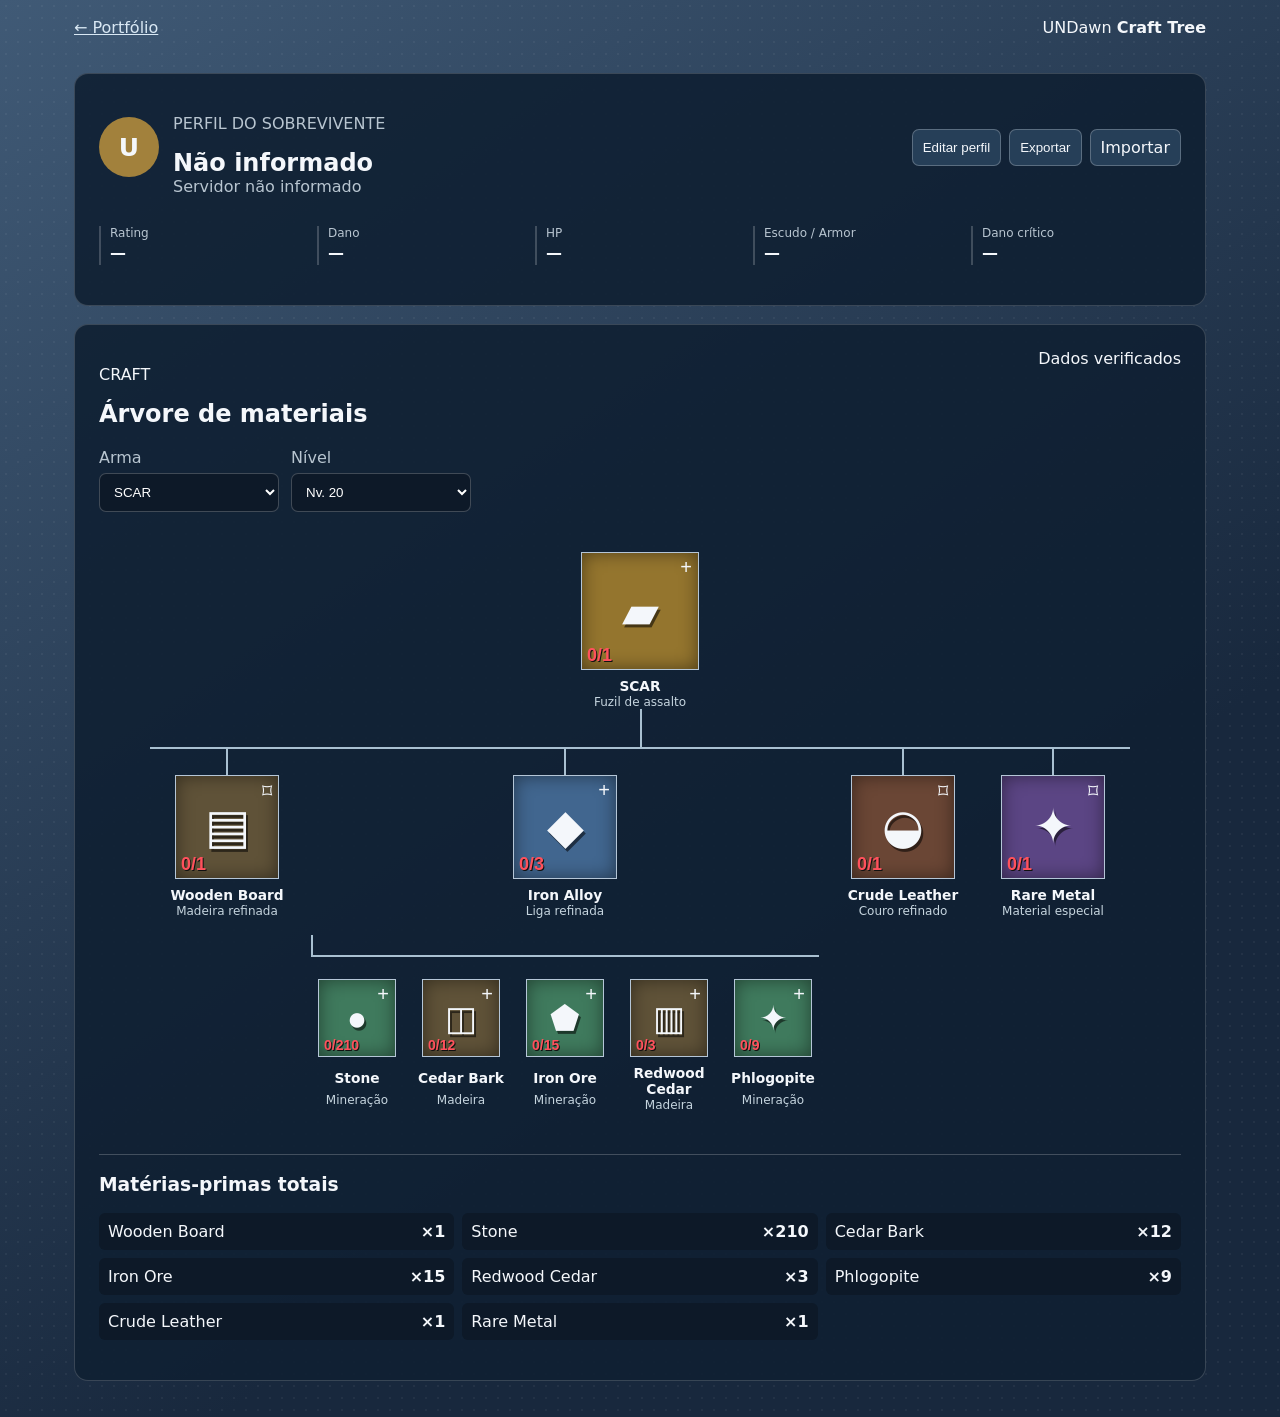
<file: undawn/index.html>
<!doctype html><html lang="pt-BR"><head><meta charset="utf-8"><meta name="viewport" content="width=device-width,initial-scale=1"><meta name="description" content="Planejador de materiais e rotas de coleta de Undawn."><title>Undawn Craft Tree</title><link rel="stylesheet" href="./styles.css"></head><body><header><a href="../" aria-label="Voltar ao portfólio">← Portfólio</a><span>UNDawn <b>Craft Tree</b></span></header><main><section class="hero" id="profile"><div class="avatar">U</div><div><p>PERFIL DO SOBREVIVENTE</p><h1 id="name">Não informado</h1><span id="server">Servidor não informado</span></div><div class="actions"><button id="edit">Editar perfil</button><button id="backup">Exportar</button><label>Importar<input id="restore" type="file" accept="application/json" hidden></label></div><dl id="stats"></dl></section><section class="craft"><div class="heading"><div><p>CRAFT</p><h2>Árvore de materiais</h2></div><span id="state"></span></div><div class="selectors"><label>Arma<select id="weapon"></select></label><label>Nível<select id="level"></select></label></div><p class="warning" id="warning"></p><div id="tree" class="tree" aria-live="polite"></div><section class="totals"><h3>Matérias-primas totais</h3><ul id="totals"></ul></section></section></main><dialog id="profileDialog"><form method="dialog" id="form"><h2>Editar perfil</h2><label>Nome<input name="name" placeholder="Adicionar valor"></label><label>Servidor<input name="server" placeholder="Adicionar valor"></label><div id="profileFields"></div><menu><button value="cancel">Cancelar</button><button value="save">Salvar</button></menu></form></dialog><dialog id="details"><button id="close" aria-label="Fechar">×</button><div id="detail"></div></dialog><script type="module" src="./js/app.js"></script></body></html>
</file>
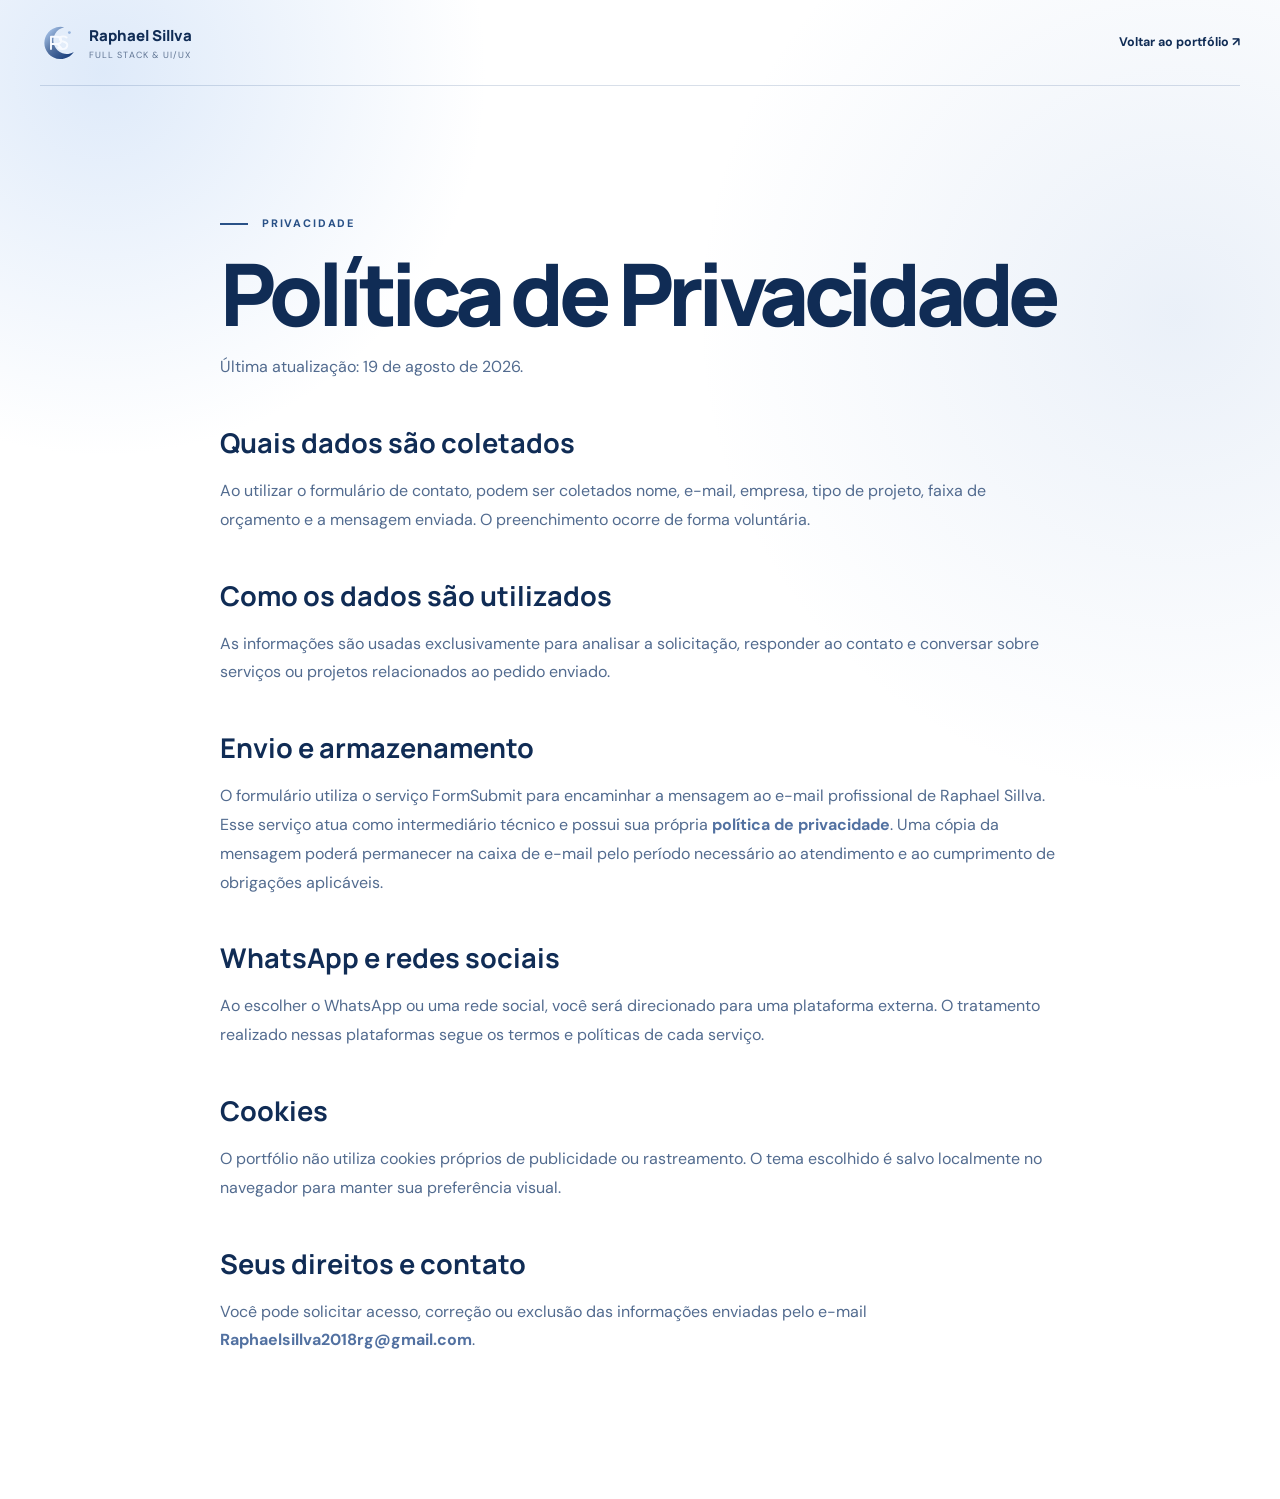
<file: privacidade.html>
<!doctype html>
<html lang="pt-BR">
  <head>
    <meta charset="UTF-8" />
    <meta name="viewport" content="width=device-width, initial-scale=1.0" />
    <meta
      name="description"
      content="Política de privacidade do portfólio profissional de Raphael Sillva."
    />
    <meta name="robots" content="index, follow" />
    <meta name="theme-color" content="#014040" />
    <title>Política de Privacidade | Raphael Sillva</title>
    <link
      rel="canonical"
      href="https://rafael192612.github.io/portfolio-2026/privacidade.html"
    />
    <link
      rel="icon"
      href="assets/logo/raphael-mark-light.svg"
      type="image/svg+xml"
    />
    <link rel="preconnect" href="https://fonts.googleapis.com" />
    <link rel="preconnect" href="https://fonts.gstatic.com" crossorigin />
    <link
      href="https://fonts.googleapis.com/css2?family=DM+Sans:wght@400;500;600;700&family=Manrope:wght@600;700;800&display=swap"
      rel="stylesheet"
    />
    <link rel="stylesheet" href="css/portfolio.css" />
    <script>
      try {
        document.documentElement.dataset.theme =
          localStorage.getItem("portfolio-theme") ||
          (matchMedia("(prefers-color-scheme: dark)").matches
            ? "dark"
            : "light");
      } catch {
        document.documentElement.dataset.theme = "dark";
      }
    </script>
  </head>
  <body class="legal-page">
    <a class="skip-link" href="#conteudo">Pular para o conteúdo</a>
    <header class="legal-header shell">
      <a
        class="brand"
        href="index.html"
        aria-label="Voltar ao portfólio de Raphael Sillva"
        ><img
          src="assets/logo/raphael-mark-light.svg"
          width="38"
          height="38"
          alt=""
        /><span
          ><strong>Raphael Sillva</strong
          ><small>Full Stack &amp; UI/UX</small></span
        ></a
      >
      <a href="index.html#contato">Voltar ao portfólio ↗</a>
    </header>
    <main class="legal-content shell" id="conteudo">
      <p class="kicker"><span></span> Privacidade</p>
      <h1>Política de Privacidade</h1>
      <p>Última atualização: 19 de agosto de 2026.</p>

      <h2>Quais dados são coletados</h2>
      <p>
        Ao utilizar o formulário de contato, podem ser coletados nome, e-mail,
        empresa, tipo de projeto, faixa de orçamento e a mensagem enviada. O
        preenchimento ocorre de forma voluntária.
      </p>

      <h2>Como os dados são utilizados</h2>
      <p>
        As informações são usadas exclusivamente para analisar a solicitação,
        responder ao contato e conversar sobre serviços ou projetos relacionados
        ao pedido enviado.
      </p>

      <h2>Envio e armazenamento</h2>
      <p>
        O formulário utiliza o serviço FormSubmit para encaminhar a mensagem ao
        e-mail profissional de Raphael Sillva. Esse serviço atua como
        intermediário técnico e possui sua própria
        <a
          href="https://formsubmit.co/privacy.pdf"
          target="_blank"
          rel="noopener noreferrer"
          >política de privacidade</a
        >. Uma cópia da mensagem poderá permanecer na caixa de e-mail pelo
        período necessário ao atendimento e ao cumprimento de obrigações
        aplicáveis.
      </p>

      <h2>WhatsApp e redes sociais</h2>
      <p>
        Ao escolher o WhatsApp ou uma rede social, você será direcionado para
        uma plataforma externa. O tratamento realizado nessas plataformas segue
        os termos e políticas de cada serviço.
      </p>

      <h2>Cookies</h2>
      <p>
        O portfólio não utiliza cookies próprios de publicidade ou rastreamento.
        O tema escolhido é salvo localmente no navegador para manter sua
        preferência visual.
      </p>

      <h2>Seus direitos e contato</h2>
      <p>
        Você pode solicitar acesso, correção ou exclusão das informações
        enviadas pelo e-mail
        <a href="mailto:Raphaelsillva2018rg@gmail.com"
          >Raphaelsillva2018rg@gmail.com</a
        >.
      </p>
    </main>
  </body>
</html>
</file>
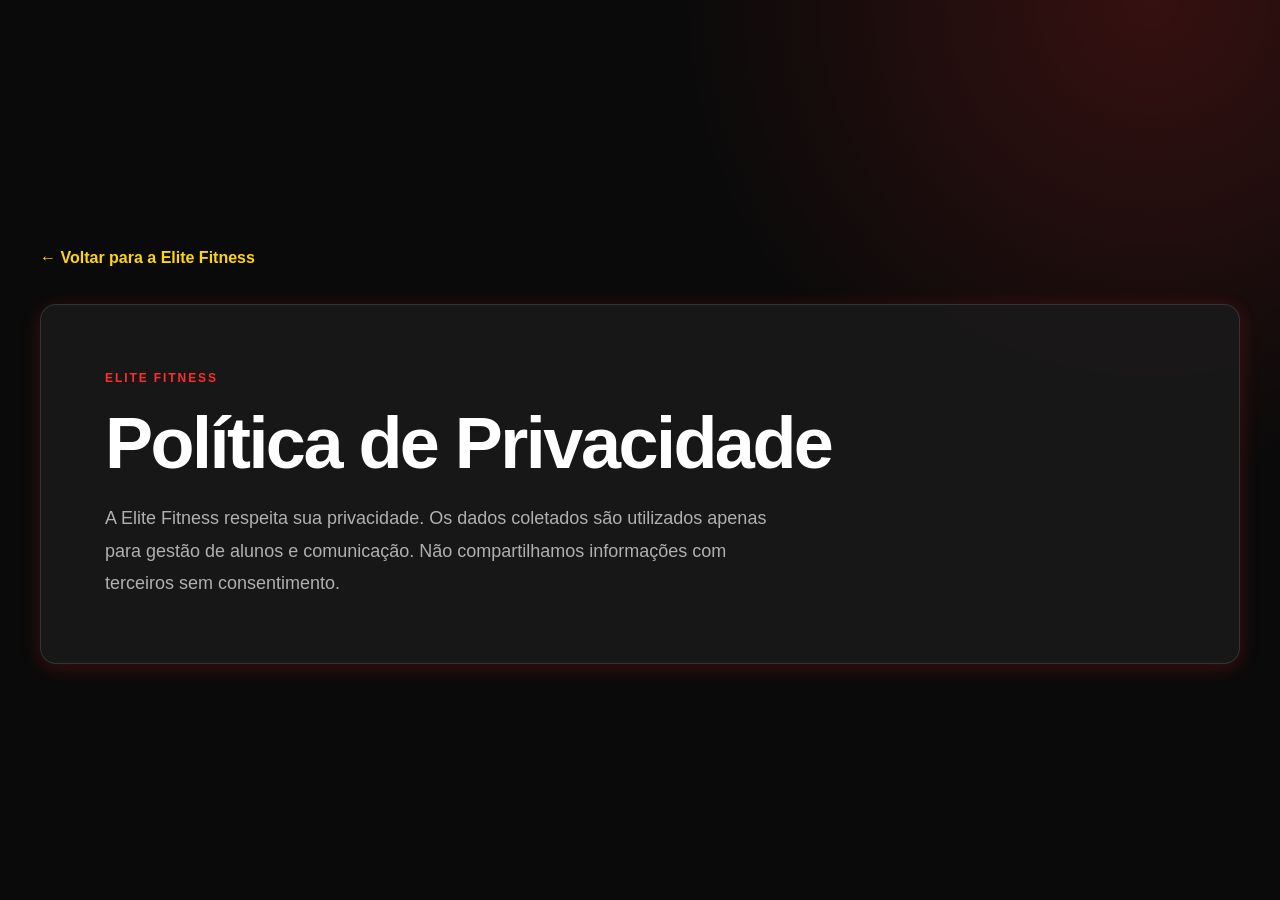
<file: projects/elite-fitness/assets/pages/privacidade.html>
<!DOCTYPE html>
<html lang="pt-BR">
<head>
    <meta charset="UTF-8">
    <meta name="viewport" content="width=device-width, initial-scale=1.0">
    <meta name="description" content="Política de Privacidade da Elite Fitness.">
    <title>Política de Privacidade | Elite Fitness</title>
    <link rel="stylesheet" href="../css/style.css">
</head>
<body class="privacy-page">
    <main class="privacy-main">
        <div class="container privacy-container">
            <a class="privacy-back" href="../../index.html">← Voltar para a Elite Fitness</a>
            <article class="privacy-card">
                <p class="privacy-eyebrow">ELITE FITNESS</p>
                <h1>Política de Privacidade</h1>
                <p>A Elite Fitness respeita sua privacidade. Os dados coletados são utilizados apenas para gestão de alunos e comunicação. Não compartilhamos informações com terceiros sem consentimento.</p>
            </article>
        </div>
    </main>
</body>
</html>
</file>
<file: css/portfolio.css>
:root {
  color-scheme: light;
  --color-primary: #295187;
  --color-secondary: #5271a1;
  --color-accent: #97b5de;
  --color-accent-soft: #b1cdf2;
  --color-deep: #103778;
  --color-background: #edf4fc;
  --color-surface: #f9fbff;
  --color-surface-alt: #dfeafa;
  --color-text: #102c55;
  --color-muted: #526b8f;
  --color-border: rgba(16, 55, 120, 0.16);
  --color-header: rgba(239, 245, 253, 0.82);
  --shadow-sm: 0 12px 35px rgba(16, 55, 120, 0.1);
  --shadow-lg: 0 28px 80px rgba(16, 55, 120, 0.2);
  --radius-sm: 14px;
  --radius-md: 24px;
  --radius-lg: 36px;
  --header-height: 78px;
  --ease: cubic-bezier(0.22, 1, 0.36, 1);
  --manifest-progress: 0;
}

html[data-theme="dark"] {
  color-scheme: dark;
  --color-primary: #a60303;
  --color-secondary: #d96704;
  --color-accent: #03a688;
  --color-accent-soft: #c2f2ce;
  --color-deep: #014040;
  --color-background: #031313;
  --color-surface: #072323;
  --color-surface-alt: #0a3130;
  --color-text: #e8f5ed;
  --color-muted: #a8bbb5;
  --color-border: rgba(194, 242, 206, 0.12);
  --color-header: rgba(3, 19, 19, 0.78);
  --shadow-sm: 0 12px 35px rgba(0, 0, 0, 0.2);
  --shadow-lg: 0 30px 90px rgba(0, 0, 0, 0.38);
  --radius-sm: 12px;
  --radius-md: 20px;
  --radius-lg: 30px;
}

*,
*::before,
*::after {
  box-sizing: border-box;
}
html {
  scroll-behavior: smooth;
  scroll-padding-top: calc(var(--header-height) + 20px);
}
body {
  margin: 0;
  overflow-x: hidden;
  color: var(--color-text);
  background: var(--color-background);
  font-family: "DM Sans", sans-serif;
  line-height: 1.65;
  transition:
    color 0.7s ease,
    background 0.7s ease;
}
body.modal-open {
  overflow: hidden;
}
img {
  max-width: 100%;
}
a {
  color: inherit;
  text-decoration: none;
}
button,
input,
textarea,
select {
  font: inherit;
}
button,
select {
  cursor: pointer;
}
button {
  color: inherit;
}
:focus-visible {
  outline: 3px solid var(--color-accent);
  outline-offset: 4px;
}
::selection {
  color: #fff;
  background: var(--color-primary);
}

.shell {
  width: min(1200px, calc(100% - clamp(32px, 6vw, 96px)));
  margin-inline: auto;
}
.section {
  padding-block: clamp(88px, 10vw, 150px);
}
.skip-link {
  position: fixed;
  z-index: 999;
  top: 10px;
  left: 10px;
  padding: 10px 16px;
  color: #fff;
  background: var(--color-deep);
  border-radius: 8px;
  transform: translateY(-150%);
  transition: transform 0.25s;
}
.skip-link:focus {
  transform: none;
}

/* Loader */
.loader {
  display: none;
}
.js .loader {
  position: fixed;
  z-index: 1000;
  inset: 0;
  display: grid;
  place-items: center;
  color: #eaf8ef;
  background: #020f0f;
  transition:
    opacity 0.8s var(--ease),
    visibility 0.8s;
}
.loader.is-hidden {
  opacity: 0;
  visibility: hidden;
  pointer-events: none;
}
.loader__identity {
  display: grid;
  justify-items: center;
  gap: 7px;
}
.loader__identity img {
  animation: loader-pulse 2s ease-in-out infinite;
}
.loader__identity span {
  font:
    800 1.15rem "Manrope",
    sans-serif;
}
.loader__identity small {
  color: #87aaa1;
  font-size: 0.7rem;
  letter-spacing: 0.16em;
  text-transform: uppercase;
}
.loader__progress {
  position: absolute;
  bottom: 12vh;
  width: min(260px, 55vw);
  height: 2px;
  overflow: hidden;
  background: rgba(194, 242, 206, 0.12);
}
.loader__progress i {
  display: block;
  width: 45%;
  height: 100%;
  background: linear-gradient(
    90deg,
    var(--color-accent),
    var(--color-secondary)
  );
  animation: loader-line 1.2s var(--ease) infinite;
}
@keyframes loader-pulse {
  50% {
    transform: scale(1.08) rotate(-4deg);
    filter: drop-shadow(0 0 18px rgba(3, 166, 136, 0.4));
  }
}
@keyframes loader-line {
  from {
    transform: translateX(-120%);
  }
  to {
    transform: translateX(340%);
  }
}

/* Navegação */
.site-header {
  position: fixed;
  z-index: 100;
  top: 0;
  left: 0;
  width: 100%;
  color: #e9f7ed;
  transition:
    background 0.75s ease,
    box-shadow 0.75s ease,
    backdrop-filter 0.75s ease;
}
.site-header.is-scrolled {
  color: var(--color-text);
  background: var(--color-header);
  box-shadow: 0 10px 35px rgba(1, 40, 40, 0.1);
  backdrop-filter: blur(18px) saturate(130%);
}
.navbar {
  min-height: var(--header-height);
  display: flex;
  align-items: center;
  justify-content: space-between;
  gap: 32px;
  transition: min-height 0.75s var(--ease);
}
.site-header.is-scrolled .navbar {
  min-height: 62px;
}
.brand {
  display: inline-flex;
  align-items: center;
  gap: 11px;
}
.brand img {
  flex: 0 0 auto;
}
.brand span {
  display: grid;
  line-height: 1.05;
}
.brand strong {
  font:
    800 0.94rem "Manrope",
    sans-serif;
}
.brand small {
  margin-top: 5px;
  color: currentColor;
  opacity: 0.62;
  font-size: 0.56rem;
  letter-spacing: 0.12em;
  text-transform: uppercase;
}
.nav-menu {
  display: flex;
  align-items: center;
  gap: 5px;
}
.nav-menu > a {
  position: relative;
  padding: 10px 9px;
  font-size: 0.72rem;
  font-weight: 700;
  opacity: 0.76;
  transition:
    opacity 0.3s,
    color 0.3s;
}
.nav-menu > a::after {
  content: "";
  position: absolute;
  left: 9px;
  right: 9px;
  bottom: 4px;
  height: 2px;
  background: var(--color-accent);
  transform: scaleX(0);
  transform-origin: left;
  transition: transform 0.45s var(--ease);
}
.nav-menu > a:hover,
.nav-menu > a.is-active {
  opacity: 1;
}
.nav-menu > a:hover::after,
.nav-menu > a.is-active::after {
  transform: scaleX(1);
}
.theme-toggle {
  position: relative;
  width: 40px;
  height: 40px;
  margin-left: 7px;
  overflow: hidden;
  border: 1px solid currentColor;
  border-radius: 50%;
  color: inherit;
  background: transparent;
  opacity: 0.78;
}
.theme-toggle span {
  position: absolute;
  inset: 0;
  display: grid;
  place-items: center;
  transition:
    opacity 0.55s,
    transform 0.65s var(--ease);
}
.theme-toggle__sun {
  opacity: 0;
  transform: translateY(20px) rotate(-45deg);
}
[data-theme="dark"] .theme-toggle__moon {
  opacity: 0;
  transform: translateY(-20px) rotate(45deg);
}
[data-theme="dark"] .theme-toggle__sun {
  opacity: 1;
  transform: none;
}
.menu-toggle {
  display: none;
  width: 42px;
  height: 42px;
  padding: 8px;
  border: 0;
  background: transparent;
}
.menu-toggle span {
  display: block;
  height: 2px;
  margin: 6px 0;
  background: currentColor;
  transition:
    transform 0.4s var(--ease),
    opacity 0.3s;
}
.menu-toggle.is-open span:first-child {
  transform: translateY(8px) rotate(45deg);
}
.menu-toggle.is-open span:nth-child(2) {
  opacity: 0;
}
.menu-toggle.is-open span:last-child {
  transform: translateY(-8px) rotate(-45deg);
}

/* Componentes comuns */
.kicker {
  margin: 0 0 17px;
  color: var(--color-accent);
  font-size: 0.68rem;
  font-weight: 800;
  letter-spacing: 0.17em;
  text-transform: uppercase;
}
.kicker span {
  display: inline-block;
  width: 28px;
  height: 2px;
  margin-right: 9px;
  vertical-align: middle;
  background: currentColor;
}
.section-heading {
  max-width: 850px;
}
.section-heading h2,
.contact h2 {
  margin: 0;
  font:
    800 clamp(2.65rem, 5.2vw, 5.2rem)/1 "Manrope",
    sans-serif;
  letter-spacing: -0.065em;
}
.section-heading h2 em,
.contact h2 em {
  color: var(--color-primary);
  font-style: normal;
}
.section-heading > p:last-child {
  max-width: 630px;
  color: var(--color-muted);
}
.section-heading--split {
  max-width: none;
  display: flex;
  align-items: end;
  justify-content: space-between;
  gap: 50px;
}
.section-heading--split > p {
  max-width: 380px;
}
.button {
  min-height: 48px;
  display: inline-flex;
  align-items: center;
  justify-content: center;
  gap: 20px;
  padding: 13px 20px;
  border: 1px solid transparent;
  border-radius: var(--radius-sm);
  font-size: 0.8rem;
  font-weight: 800;
  transition:
    transform 0.35s var(--ease),
    background 0.35s,
    box-shadow 0.35s,
    border-color 0.35s;
}
.button:hover {
  transform: translateY(-3px);
}
.button--primary {
  color: #fff;
  background: linear-gradient(
    135deg,
    var(--color-primary),
    var(--color-secondary)
  );
  box-shadow: 0 12px 30px rgba(166, 3, 3, 0.25);
}
.button--secondary {
  color: inherit;
  border-color: rgba(194, 242, 206, 0.26);
  background: rgba(194, 242, 206, 0.05);
}

/* Hero */
.hero {
  position: relative;
  min-height: 100svh;
  display: grid;
  align-items: center;
  overflow: hidden;
  color: #eaf8ef;
  background:
    radial-gradient(
      circle at 72% 40%,
      rgba(3, 166, 136, 0.25),
      transparent 25%
    ),
    radial-gradient(circle at 8% 90%, rgba(166, 3, 3, 0.24), transparent 30%),
    linear-gradient(140deg, #020c0c, #013535 68%, #020d0d);
}
.hero__stars {
  position: absolute;
  inset: 0;
  opacity: 0.28;
  background-image: radial-gradient(circle, #c2f2ce 1px, transparent 1.5px);
  background-size: 72px 72px;
  mask-image: linear-gradient(to bottom, #000, transparent 88%);
}
.hero__inner {
  position: relative;
  z-index: 2;
  min-height: 100svh;
  display: grid;
  grid-template-columns: minmax(0, 1.05fr) minmax(380px, 0.95fr);
  align-items: center;
  gap: clamp(45px, 7vw, 100px);
  padding-block: calc(var(--header-height) + 50px) 70px;
}
.hero__copy {
  max-width: 690px;
}
.hero h1 {
  margin: 0;
  font:
    800 clamp(4rem, 7.3vw, 7.5rem)/0.88 "Manrope",
    sans-serif;
  letter-spacing: -0.085em;
}
.hero h1 em {
  color: var(--color-accent-soft);
  font-style: normal;
}
.hero__role {
  min-height: 42px;
  margin: 25px 0 0;
  font:
    700 clamp(1.15rem, 2.2vw, 1.8rem) "Manrope",
    sans-serif;
}
.hero__role span {
  color: var(--color-secondary);
}
.hero__role i {
  display: inline-block;
  width: 2px;
  height: 1.25em;
  margin-left: 4px;
  vertical-align: -0.2em;
  background: var(--color-accent);
  animation: blink 1s steps(1) infinite;
}
@keyframes blink {
  50% {
    opacity: 0;
  }
}
.hero__lead {
  max-width: 610px;
  margin: 24px 0 12px;
  color: rgba(232, 248, 237, 0.78);
  font-size: 1.08rem;
}
.hero__manifesto {
  max-width: 580px;
  margin: 0;
  color: rgba(232, 248, 237, 0.5);
  font-size: 0.84rem;
}
.hero__actions {
  display: flex;
  flex-wrap: wrap;
  gap: 12px;
  margin-top: 34px;
}
.hero__availability {
  display: flex;
  align-items: center;
  gap: 10px;
  margin-top: 30px;
  color: rgba(232, 248, 237, 0.58);
  font-size: 0.72rem;
}
.hero__availability i {
  width: 8px;
  height: 8px;
  border-radius: 50%;
  background: var(--color-accent);
  box-shadow: 0 0 14px var(--color-accent);
}
.hero__visual {
  position: relative;
  height: clamp(530px, 70svh, 750px);
  isolation: isolate;
}

.hero__portrait {
  position: absolute;
  inset: -5% -10% -17%;
  width: 120%;
  height: 122%;
  object-fit: contain;
  object-position: center 18%;
  filter: drop-shadow(0 25px 35px rgba(0, 0, 0, 0.45));
  -webkit-mask-image: linear-gradient(
    to bottom,
    #000 0%,
    #000 88%,
    transparent 100%
  );
  mask-image: linear-gradient(to bottom, #000 0%, #000 88%, transparent 100%);
  transition:
    transform 1.2s var(--ease),
    opacity 0.38s ease,
    filter 0.7s ease;
}
.hero__visual:hover .hero__portrait {
  transform: translateY(-5px) scale(1.01);
}
.hero__badge {
  position: absolute;
  z-index: 4;
  right: 0;
  top: 24%;
  width: 145px;
  padding: 17px;
  border: 1px solid rgba(194, 242, 206, 0.15);
  border-radius: 15px;
  background: rgba(2, 18, 18, 0.72);
  backdrop-filter: blur(14px);
  box-shadow: var(--shadow-sm);
}
.hero__badge strong,
.hero__badge span {
  display: block;
}
.hero__badge strong {
  color: var(--color-accent-soft);
  font:
    800 0.8rem "Manrope",
    sans-serif;
}
.hero__badge span {
  margin-top: 5px;
  color: rgba(232, 248, 237, 0.58);
  font-size: 0.61rem;
}
.hero__avatar {
  position: absolute;
  z-index: 5;
  left: -18px;
  bottom: 28px;
  width: 58px;
  padding: 0;
  aspect-ratio: 1;
  display: grid;
  place-items: center;
  border: 1px solid rgba(194, 242, 206, 0.3);
  border-radius: 50%;
  color: var(--color-accent-soft);
  background: rgba(2, 18, 18, 0.82);
  backdrop-filter: blur(14px);
  box-shadow: var(--shadow-lg);
  cursor: pointer;
  transition:
    transform 0.55s var(--ease),
    opacity 0.38s ease,
    box-shadow 0.45s,
    border-color 0.45s;
}
.hero__avatar::after {
  content: "";
  position: absolute;
  inset: 5px;
  border: 1px solid rgba(255, 255, 255, 0.12);
  border-radius: 50%;
  transition:
    border-color 0.45s ease,
    transform 0.55s var(--ease);
}
.hero__avatar svg {
  position: relative;
  z-index: 1;
  width: 25px;
  height: 25px;
  fill: none;
  stroke: currentColor;
  stroke-width: 1.7;
  stroke-linecap: round;
  stroke-linejoin: round;
}
.hero__avatar:hover,
.hero__avatar:focus-visible {
  transform: translateY(-5px) scale(1.04);
  border-color: var(--color-accent);
  box-shadow: 0 24px 58px rgba(0, 0, 0, 0.32);
}
.hero__avatar:hover::after,
.hero__avatar:focus-visible::after {
  border-color: currentColor;
  transform: scale(1.08);
}
.hero__visual.is-swapping .hero__portrait,
.hero__visual.is-swapping:hover .hero__portrait {
  opacity: 0;
  transform: translateY(8px) scale(0.94);
}
.hero__visual.is-swapping .hero__avatar {
  transform: translateY(-2px) scale(0.96);
}
.hero__avatar.is-rotating svg {
  animation: profile-swap-spin 0.6s var(--ease);
}
@keyframes profile-swap-spin {
  to {
    transform: rotate(360deg);
  }
}

.scroll-cue {
  position: absolute;
  z-index: 5;
  bottom: 24px;
  left: 50%;
  display: grid;
  justify-items: center;
  gap: 8px;
  color: rgba(232, 248, 237, 0.5);
  font-size: 0.58rem;
  letter-spacing: 0.18em;
  text-transform: uppercase;
  transform: translateX(-50%);
}
.scroll-cue i {
  width: 1px;
  height: 35px;
  background: linear-gradient(to bottom, var(--color-accent), transparent);
  animation: scroll-cue 2s ease-in-out infinite;
}
@keyframes scroll-cue {
  50% {
    transform: scaleY(0.45);
    transform-origin: top;
  }
}

/* Sobre */
.about__grid {
  display: grid;
  grid-template-columns: minmax(280px, 0.85fr) minmax(0, 1.15fr);
  align-items: center;
  gap: clamp(50px, 8vw, 110px);
  margin-top: 65px;
}
.about__photo {
  position: relative;
  margin: 0;
}
.about__photo picture {
  overflow: hidden;
  display: block;
  aspect-ratio: 2 / 3;
  border-radius: var(--radius-md);
  background: linear-gradient(145deg, #071729, #0d1e35 58%, #191018);
  box-shadow: var(--shadow-lg);
}
.about__photo::before {
  content: "";
  position: absolute;
  z-index: -1;
  inset: 12% -8% -7% 12%;
  border-radius: var(--radius-md);
  background: linear-gradient(
    135deg,
    var(--color-secondary),
    var(--color-primary)
  );
  opacity: 0.75;
}
.about__photo img {
  width: 100%;
  height: 100%;
  display: block;
  object-fit: cover;
  object-position: center 58%;
  border-radius: calc(var(--radius-md) - 4px);
  transition:
    transform 0.8s var(--ease),
    object-position 0.8s var(--ease);
}
.about__photo:hover img {
  transform: scale(1.015);
}
.about__photo figcaption {
  position: absolute;
  right: -25px;
  bottom: 25px;
  max-width: 210px;
  padding: 15px;
  color: #eaf8ef;
  border-radius: 10px;
  background: rgba(1, 35, 35, 0.9);
  font-size: 0.72rem;
  box-shadow: var(--shadow-sm);
}
.about__copy > p {
  color: var(--color-muted);
}
.about__copy .about__intro {
  color: var(--color-text);
  font:
    600 clamp(1.25rem, 2vw, 1.65rem)/1.45 "Manrope",
    sans-serif;
}
.about__principles {
  display: grid;
  grid-template-columns: repeat(3, 1fr);
  gap: 10px;
  margin-top: 35px;
}
.about__principles article {
  padding: 18px;
  border: 1px solid var(--color-border);
  border-radius: var(--radius-sm);
  background: var(--color-surface);
}
.about__principles strong,
.about__principles span {
  display: block;
}
.about__principles strong {
  color: var(--color-secondary);
}
.about__principles span {
  margin-top: 15px;
  font-size: 0.72rem;
}

/* Manifesto cinematográfico */
.manifesto {
  position: relative;
  height: 320svh;
  color: #eaf8ef;
  background: #020d0d;
}
.manifesto__sticky {
  position: sticky;
  top: 0;
  height: 100svh;
  display: grid;
  align-items: center;
  overflow: hidden;
}
.manifesto__visual {
  position: absolute;
  inset: 0;
  background:
    radial-gradient(
      circle at calc(20% + (var(--manifest-progress) * 58%)) 50%,
      rgba(3, 166, 136, 0.26),
      transparent 24%
    ),
    linear-gradient(120deg, #020d0d, #012c2c);
}
.manifesto__orb {
  position: absolute;
  width: clamp(280px, 38vw, 620px);
  aspect-ratio: 1;
  top: 50%;
  left: calc(16% + (var(--manifest-progress) * 63%));
  border: 1px solid rgba(194, 242, 206, 0.16);
  border-radius: 50%;
  background: conic-gradient(
    from calc(var(--manifest-progress) * 300deg),
    transparent,
    rgba(3, 166, 136, 0.3),
    rgba(166, 3, 3, 0.35),
    transparent 72%
  );
  filter: blur(calc(1px + var(--manifest-progress) * 5px));
  transform: translate(-50%, -50%)
    scale(calc(0.7 + var(--manifest-progress) * 0.55));
  transition: left 0.08s linear;
}
.manifesto__wolf-mark {
  position: absolute;
  top: 50%;
  left: 50%;
  opacity: calc(0.1 + var(--manifest-progress) * 0.45);
  transform: translate(-50%, -50%)
    scale(calc(0.65 + var(--manifest-progress) * 0.35));
}
.manifesto__path {
  position: absolute;
  left: 8%;
  right: 8%;
  top: 50%;
  height: 1px;
  background: linear-gradient(
    90deg,
    transparent,
    var(--color-accent),
    var(--color-secondary),
    transparent
  );
  transform: scaleX(var(--manifest-progress));
}
.manifesto__content {
  position: relative;
  z-index: 2;
}
.manifesto h2 {
  margin: 0;
  max-width: 900px;
  font:
    800 clamp(3rem, 6.2vw, 6.7rem)/0.96 "Manrope",
    sans-serif;
  letter-spacing: -0.07em;
}
.manifesto h2 em {
  color: var(--color-accent-soft);
  font-style: normal;
}
.manifesto__scenes {
  position: relative;
  min-height: 80px;
  margin-top: 45px;
}
.manifesto__scenes p {
  position: absolute;
  margin: 0;
  color: rgba(232, 248, 237, 0.28);
  font-size: clamp(1rem, 2vw, 1.5rem);
  opacity: 0;
  transform: translateY(20px);
  transition:
    opacity 0.6s,
    transform 0.6s var(--ease);
}
.manifesto__scenes p.is-active {
  color: #eaf8ef;
  opacity: 1;
  transform: none;
}
.manifesto__progress {
  width: min(500px, 70vw);
  height: 2px;
  margin-top: 25px;
  background: rgba(194, 242, 206, 0.1);
}
.manifesto__progress i {
  display: block;
  width: calc(var(--manifest-progress) * 100%);
  height: 100%;
  background: linear-gradient(
    90deg,
    var(--color-accent),
    var(--color-secondary)
  );
}

/* Tecnologias */
.tech-grid {
  display: grid;
  grid-template-columns: repeat(4, minmax(0, 1fr));
  align-items: stretch;
  gap: 14px;
  margin-top: 60px;
  perspective: 1100px;
}
.tech-card {
  --tech-accent: 3, 166, 136;
  position: relative;
  min-height: 330px;
  padding: 26px;
  overflow: hidden;
  isolation: isolate;
  color: #f2fff7;
  border: 1px solid rgba(194, 242, 206, 0.16);
  border-radius: var(--radius-md);
  background: #021616;
  box-shadow: 0 16px 42px rgba(1, 40, 40, 0.16);
  transform-style: preserve-3d;
  transition:
    transform 0.45s var(--ease),
    border-color 0.45s,
    box-shadow 0.45s;
}
.tech-card:nth-child(1) {
  --tech-image: url("../assets/technologies/frontend.webp");
  --tech-accent: 3, 166, 136;
  --tech-position: 64% center;
}
.tech-card:nth-child(2) {
  --tech-image: url("../assets/technologies/backend-data.webp");
  --tech-accent: 194, 242, 206;
  --tech-position: 68% center;
}
.tech-card:nth-child(3) {
  --tech-image: url("../assets/technologies/development.webp");
  --tech-accent: 217, 103, 4;
  --tech-position: 66% center;
}
.tech-card:nth-child(4) {
  --tech-image: url("../assets/technologies/ui-ux.webp");
  --tech-accent: 166, 3, 3;
  --tech-position: 64% center;
}
.tech-card::before,
.tech-card::after {
  content: "";
  position: absolute;
  inset: 0;
  pointer-events: none;
}
.tech-card::before {
  z-index: -2;
  background-image: var(--tech-image);
  background-position: var(--tech-position, center);
  background-size: cover;
  filter: saturate(0.82) brightness(0.72);
  transform: scale(1.02);
  transition:
    transform 0.85s var(--ease),
    filter 0.7s ease;
}
.tech-card::after {
  z-index: -1;
  background:
    radial-gradient(
      circle at 85% 20%,
      rgba(var(--tech-accent), 0.08),
      transparent 45%
    ),
    linear-gradient(
      155deg,
      rgba(1, 18, 18, 0.94) 6%,
      rgba(1, 25, 25, 0.79) 52%,
      rgba(1, 13, 13, 0.86)
    );
  transition:
    opacity 0.65s ease,
    background 0.65s ease;
}
.tech-card > * {
  position: relative;
  z-index: 1;
  transform: translateZ(24px);
}
.tech-card:hover {
  border-color: rgba(var(--tech-accent), 0.78);
  box-shadow:
    0 28px 65px rgba(1, 25, 25, 0.35),
    0 0 0 1px rgba(var(--tech-accent), 0.18),
    0 0 38px rgba(var(--tech-accent), 0.2);
}
.tech-card:hover::before {
  filter: saturate(1.18) brightness(0.92);
  transform: scale(1.13) translate3d(-1.5%, -1%, 0);
}
.tech-card:hover::after {
  opacity: 0.72;
}
.tech-card > span {
  display: inline-grid;
  width: 34px;
  height: 34px;
  place-items: center;
  color: rgb(var(--tech-accent));
  border: 1px solid rgba(var(--tech-accent), 0.35);
  border-radius: 50%;
  background: rgba(1, 20, 20, 0.58);
  box-shadow: 0 0 18px rgba(var(--tech-accent), 0.12);
  font-size: 0.65rem;
  font-weight: 800;
  transition:
    color 0.4s,
    background 0.4s,
    box-shadow 0.4s,
    transform 0.5s var(--ease);
}
.tech-card h3 {
  margin: 40px 0 22px;
  font:
    700 1.25rem "Manrope",
    sans-serif;
  text-shadow: 0 3px 20px rgba(0, 0, 0, 0.55);
}
.tech-card ul {
  display: flex;
  flex-wrap: wrap;
  gap: 8px;
  padding: 0;
  list-style: none;
}
.tech-card li {
  padding: 6px 10px;
  color: rgba(235, 255, 244, 0.76);
  border: 1px solid rgba(194, 242, 206, 0.16);
  border-radius: 999px;
  background: rgba(1, 20, 20, 0.5);
  backdrop-filter: blur(7px);
  font-size: 0.65rem;
  transition:
    color 0.35s,
    border-color 0.35s,
    background 0.35s,
    transform 0.45s var(--ease);
}
.tech-card:hover > span {
  color: #fff;
  background: rgba(var(--tech-accent), 0.56);
  box-shadow: 0 0 28px rgba(var(--tech-accent), 0.45);
  transform: translateZ(34px) rotate(-8deg) scale(1.08);
}
.tech-card:hover li {
  color: #fff;
  border-color: rgba(var(--tech-accent), 0.45);
  background: rgba(1, 20, 20, 0.7);
  transform: translateY(-2px);
}

/* Projetos */
.projects {
  background: var(--color-surface-alt);
}
.project-filters {
  display: flex;
  flex-wrap: wrap;
  gap: 8px;
  margin: 45px 0 28px;
}
.project-filters button {
  padding: 9px 14px;
  color: var(--color-muted);
  border: 1px solid var(--color-border);
  border-radius: 999px;
  background: transparent;
  font-size: 0.7rem;
  font-weight: 700;
}
.project-filters button.is-active,
.project-filters button:hover {
  color: #fff;
  border-color: var(--color-deep);
  background: var(--color-deep);
}
.projects-grid {
  display: grid;
  grid-template-columns: repeat(3, minmax(0, 1fr));
  gap: 14px;
}
.project-card {
  position: relative;
  min-height: 350px;
  overflow: hidden;
  color: #eaf8ef;
  border: 1px solid rgba(194, 242, 206, 0.12);
  border-radius: var(--radius-md);
  background: #021818;
  transform-style: preserve-3d;
  transition:
    transform 0.55s var(--ease),
    box-shadow 0.55s,
    border-color 0.55s;
}
.project-card:hover {
  border-color: rgba(3, 166, 136, 0.55);
  box-shadow: 0 30px 70px rgba(1, 40, 40, 0.25);
}
.project-card[hidden] {
  display: none;
}
.project-card__visual {
  position: absolute;
  inset: 0;
  overflow: hidden;
  background: var(--project-gradient);
}
.project-card__visual::before {
  content: "";
  position: absolute;
  width: 70%;
  aspect-ratio: 1;
  right: -12%;
  top: -20%;
  border: 1px solid rgba(194, 242, 206, 0.18);
  border-radius: 50%;
  box-shadow: inset 0 0 80px rgba(194, 242, 206, 0.05);
  transition: transform 0.9s var(--ease);
}
.project-card:hover .project-card__visual::before {
  transform: scale(1.15) rotate(20deg);
}
.project-card__mock {
  position: absolute;
  left: 10%;
  right: 10%;
  top: 13%;
  height: 49%;
  padding: 14px;
  border: 1px solid rgba(255, 255, 255, 0.14);
  border-radius: 14px;
  background: rgba(2, 13, 13, 0.62);
  box-shadow: 0 25px 50px rgba(0, 0, 0, 0.25);
  backdrop-filter: blur(10px);
  transform: perspective(700px) rotateX(5deg) rotateY(-6deg);
  transition: transform 0.8s var(--ease);
}
.project-card:hover .project-card__mock {
  transform: perspective(700px) rotateX(0) rotateY(0) translateY(-8px);
}
.project-card__lines {
  display: grid;
  gap: 9px;
}
.project-card__lines i {
  height: 7px;
  border-radius: 9px;
  background: rgba(194, 242, 206, 0.18);
}
.project-card__lines i:nth-child(2) {
  width: 75%;
}
.project-card__lines i:nth-child(3) {
  width: 48%;
  background: var(--color-accent);
}
.project-card__content {
  position: absolute;
  z-index: 2;
  inset: auto 0 0;
  padding: 22px;
  background: linear-gradient(
    to top,
    rgba(1, 13, 13, 0.98),
    rgba(1, 13, 13, 0.83) 62%,
    transparent
  );
}
.project-card__meta {
  display: flex;
  gap: 8px;
  margin-bottom: 10px;
}
.project-card__meta span {
  padding: 5px 8px;
  border: 1px solid rgba(194, 242, 206, 0.16);
  border-radius: 999px;
  color: var(--color-accent-soft);
  font-size: 0.55rem;
  letter-spacing: 0.08em;
  text-transform: uppercase;
}
.project-card h3 {
  margin: 0;
  font:
    700 clamp(1.18rem, 1.65vw, 1.55rem) "Manrope",
    sans-serif;
}
.project-card p {
  margin: 6px 48px 0 0;
  color: rgba(232, 248, 237, 0.57);
  font-size: 0.7rem;
  line-height: 1.5;
}
.project-card__action {
  position: absolute;
  z-index: 4;
  right: 18px;
  bottom: 18px;
  width: 40px;
  height: 40px;
  border: 1px solid rgba(194, 242, 206, 0.2);
  border-radius: 50%;
  color: #fff;
  background: rgba(194, 242, 206, 0.07);
  opacity: 0;
  transform: translateY(10px);
  transition:
    opacity 0.45s,
    transform 0.45s var(--ease),
    background 0.3s;
}
.project-card:hover .project-card__action,
.project-card:focus-within .project-card__action {
  opacity: 1;
  transform: none;
}

/* Serviços */
.services-grid {
  display: grid;
  grid-template-columns: repeat(3, minmax(0, 1fr));
  align-items: stretch;
  gap: 13px;
  margin-top: 60px;
}
.service-card {
  position: relative;
  min-height: 260px;
  display: flex;
  flex-direction: column;
  padding: 26px;
  overflow: hidden;
  border: 1px solid var(--color-border);
  border-radius: var(--radius-md);
  background: var(--color-surface);
  transition:
    transform 0.5s var(--ease),
    border-color 0.5s,
    box-shadow 0.5s;
}
.service-card:hover {
  transform: translateY(-7px);
  border-color: rgba(3, 166, 136, 0.42);
  box-shadow: var(--shadow-lg);
}
.service-card__number {
  position: relative;
  z-index: 2;
  color: var(--color-secondary);
  font-size: 0.62rem;
  font-weight: 800;
}
.service-card h3 {
  margin: 52px 0 12px;
  font:
    700 1.25rem "Manrope",
    sans-serif;
}
.service-card p {
  color: var(--color-muted);
  font-size: 0.83rem;
}
.service-card__link {
  width: fit-content;
  display: inline-flex;
  align-items: center;
  gap: 9px;
  margin-top: auto;
  padding-top: 18px;
  color: var(--color-secondary);
  font-size: 0.72rem;
  font-weight: 800;
}
.service-card__link b {
  font-size: 0.9rem;
  transition: transform 0.4s var(--ease);
}
.service-card:hover .service-card__link b {
  transform: translate(3px, -3px);
}
.service-card--cta {
  color: #eaf8ef;
  background: linear-gradient(145deg, var(--color-deep), #021d1d);
}
.service-card--cta p {
  color: rgba(232, 248, 237, 0.62);
}
.service-card--cta a {
  color: var(--color-accent-soft);
}

/* Trajetória */
.journey {
  color: #eaf8ef;
  background: linear-gradient(135deg, #020e0e, var(--color-deep));
}
.journey__layout {
  display: grid;
  grid-template-columns: 0.8fr 1.2fr;
  gap: clamp(60px, 9vw, 130px);
}
.journey .section-heading {
  position: sticky;
  top: 110px;
  align-self: start;
}
.journey .section-heading p:last-child {
  color: rgba(232, 248, 237, 0.58);
}
.journey .section-heading h2 em {
  color: var(--color-accent-soft);
}
.timeline {
  position: relative;
  margin: 0;
  padding: 0;
  list-style: none;
}
.timeline::before {
  content: "";
  position: absolute;
  left: 8px;
  top: 10px;
  bottom: 10px;
  width: 1px;
  background: linear-gradient(
    var(--color-accent),
    var(--color-secondary),
    transparent
  );
}
.timeline li {
  position: relative;
  display: grid;
  grid-template-columns: 145px 1fr;
  gap: 25px;
  padding: 0 0 55px 38px;
}
.timeline li::before {
  content: "";
  position: absolute;
  left: 3px;
  top: 8px;
  width: 11px;
  height: 11px;
  border: 2px solid #062b2b;
  border-radius: 50%;
  background: var(--color-accent);
  box-shadow: 0 0 15px rgba(3, 166, 136, 0.6);
}
.timeline time {
  color: var(--color-accent-soft);
  font-size: 0.68rem;
  font-weight: 800;
  text-transform: uppercase;
}
.timeline h3 {
  margin: 0;
  font:
    700 1.12rem "Manrope",
    sans-serif;
}
.timeline p {
  margin: 8px 0 0;
  color: rgba(232, 248, 237, 0.58);
  font-size: 0.8rem;
}

.credentials {
  margin-top: clamp(70px, 9vw, 125px);
}
.credentials__heading {
  max-width: 780px;
}
.credentials__heading h2 {
  margin: 0;
  font:
    800 clamp(2.35rem, 4.5vw, 4.5rem)/1 "Manrope",
    sans-serif;
  letter-spacing: -0.06em;
}
.credentials__heading h2 em {
  color: var(--color-accent-soft);
  font-style: normal;
}
.credentials__heading > p:last-child {
  max-width: 610px;
  color: rgba(232, 248, 237, 0.58);
}
.credentials__grid {
  display: grid;
  grid-template-columns: repeat(4, minmax(0, 1fr));
  grid-auto-rows: 1fr;
  align-items: stretch;
  gap: 14px;
  margin-top: 42px;
  perspective: 1000px;
}
.credential-card {
  display: flex;
  height: 100%;
  flex-direction: column;
  min-height: 245px;
  padding: 25px;
  border: 1px solid rgba(194, 242, 206, 0.12);
  border-radius: var(--radius-md);
  background: rgba(194, 242, 206, 0.04);
  transform-origin: center bottom;
  transition:
    transform 0.7s var(--ease),
    border-color 0.45s ease,
    box-shadow 0.45s ease;
}
.js .credential-card.reveal {
  transform: translateY(34px) rotateX(8deg) scale(0.97);
}
.js .credential-card.reveal.is-visible {
  transform: none;
}
.js .credential-card.reveal.is-visible:hover {
  transform: translateY(-6px);
  border-color: rgba(3, 166, 136, 0.42);
  box-shadow: var(--shadow-lg);
}
.credential-card > span {
  color: var(--color-secondary);
  font-size: 0.65rem;
  font-weight: 800;
}
.credential-card h3 {
  margin: 48px 0 10px;
  font:
    700 1rem "Manrope",
    sans-serif;
}
.credential-card p {
  margin: 0;
  color: rgba(232, 248, 237, 0.58);
  font-size: 0.72rem;
}

/* Contato */
.contact {
  color: #eaf8ef;
  background:
    radial-gradient(circle at 90% 0, rgba(217, 103, 4, 0.3), transparent 30rem),
    linear-gradient(
      130deg,
      var(--color-primary),
      #4b0202 48%,
      var(--color-deep)
    );
}
.contact__grid {
  display: grid;
  grid-template-columns: 0.95fr 1.05fr;
  align-items: center;
  gap: clamp(55px, 8vw, 110px);
}
.contact h2 em {
  color: var(--color-accent-soft);
}
.contact__copy > p:not(.kicker) {
  color: rgba(232, 248, 237, 0.64);
}
.contact__instruction {
  max-width: 520px;
  margin-top: 28px;
  padding: 18px 20px;
  border: 1px solid rgba(194, 242, 206, 0.14);
  border-radius: 12px;
  background: rgba(194, 242, 206, 0.05);
  line-height: 1.7;
}
.contact__instruction strong {
  color: var(--color-accent-soft);
  font:
    700 0.86rem "Manrope",
    sans-serif;
}
.contact-form {
  padding: clamp(26px, 4vw, 42px);
  border: 1px solid rgba(194, 242, 206, 0.14);
  border-radius: var(--radius-md);
  background: rgba(2, 17, 17, 0.58);
  box-shadow: 0 30px 75px rgba(0, 0, 0, 0.22);
  backdrop-filter: blur(16px);
}
.form-pair {
  display: grid;
  grid-template-columns: 1fr 1fr;
  gap: 14px;
}
.form-row {
  position: relative;
  margin-bottom: 16px;
}
.form-row label {
  display: block;
  margin-bottom: 6px;
  color: rgba(232, 248, 237, 0.72);
  font-size: 0.64rem;
  font-weight: 800;
  letter-spacing: 0.06em;
  text-transform: uppercase;
}
.form-row label span {
  opacity: 0.55;
  font-weight: 500;
}
.form-row input,
.form-row textarea,
.form-row select {
  width: 100%;
  min-height: 46px;
  padding: 11px 12px;
  color: #eaf8ef;
  border: 1px solid rgba(194, 242, 206, 0.17);
  border-radius: 9px;
  background: rgba(194, 242, 206, 0.04);
  outline: none;
  transition:
    border-color 0.3s,
    background 0.3s;
}
.form-row select {
  cursor: pointer;
}
.form-row select option,
.form-row select optgroup {
  color: #f2ddb6;
  background-color: #072323;
  font-weight: 600;
}
.form-row select option:checked {
  color: #ffffff;
  background-color: #014040;
}
.form-row textarea {
  min-height: 120px;
  resize: vertical;
}
.form-row input:focus,
.form-row textarea:focus,
.form-row select:focus {
  border-color: var(--color-accent);
  background: rgba(194, 242, 206, 0.07);
}
.form-row.is-invalid input,
.form-row.is-invalid textarea,
.form-row.is-invalid select {
  border-color: #ff7676;
}
.field-error {
  display: block;
  min-height: 15px;
  margin-top: 3px;
  color: #ffaaaa;
  font-size: 0.6rem;
}
.contact-form button {
  width: 100%;
  border: 0;
}
.contact-form button.is-loading {
  opacity: 0.7;
  pointer-events: none;
}
.form-status {
  min-height: 20px;
  margin: 12px 0 0;
  color: var(--color-accent-soft);
  font-size: 0.7rem;
}
.form-status a,
.form-privacy a {
  color: inherit;
  font-weight: 700;
  text-decoration: underline;
  text-underline-offset: 3px;
}
.form-privacy {
  margin: 10px 0 0;
  color: rgba(232, 248, 237, 0.56);
  font-size: 0.62rem;
  line-height: 1.55;
}
.form-honeypot {
  position: absolute;
  width: 1px;
  height: 1px;
  overflow: hidden;
  clip-path: inset(50%);
  white-space: nowrap;
}

/* Páginas legais */
.legal-page {
  min-height: 100vh;
  background: var(--color-bg);
}
.legal-header {
  display: flex;
  align-items: center;
  justify-content: space-between;
  min-height: 86px;
  border-bottom: 1px solid var(--color-border);
}
.legal-header > a:last-child {
  color: var(--color-text);
  font-size: 0.78rem;
  font-weight: 700;
}
.legal-content {
  max-width: 840px;
  padding-block: clamp(70px, 10vw, 130px);
}
.legal-content h1 {
  margin: 0 0 18px;
  font:
    800 clamp(2.7rem, 7vw, 5.4rem)/0.98 "Manrope",
    sans-serif;
  letter-spacing: -0.065em;
}
.legal-content h2 {
  margin: 42px 0 12px;
  font:
    700 clamp(1.25rem, 3vw, 1.7rem) "Manrope",
    sans-serif;
}
.legal-content p,
.legal-content li {
  color: var(--color-muted);
  line-height: 1.8;
}
.legal-content a {
  color: var(--color-secondary);
  font-weight: 700;
}

/* Footer */
.footer {
  padding: 65px 0 22px;
  color: #eaf8ef;
  background: #010b0b;
}
.footer__grid {
  display: grid;
  grid-template-columns: 1.3fr repeat(3, 0.7fr);
  gap: 50px;
}
.footer h2 {
  margin: 0 0 18px;
  color: var(--color-accent-soft);
  font:
    700 0.76rem "Manrope",
    sans-serif;
  text-transform: uppercase;
}
.footer__grid > div:not(.footer__brand) {
  display: flex;
  flex-direction: column;
  gap: 8px;
}
.footer__grid a,
.footer__grid span,
.footer__brand p {
  color: rgba(232, 248, 237, 0.5);
  font-size: 0.7rem;
}
.footer__grid a:hover {
  color: var(--color-accent-soft);
}
.footer__brand p {
  max-width: 280px;
  margin-top: 20px;
}
.footer__socials {
  display: grid;
  gap: 8px;
}
.footer__socials a {
  width: min(100%, 180px);
  min-height: 46px;
  display: grid;
  grid-template-columns: 24px 1fr;
  align-items: center;
  gap: 10px;
  padding: 9px 12px;
  border: 1px solid rgba(194, 242, 206, 0.14);
  border-radius: 12px;
  background: rgba(194, 242, 206, 0.04);
  transition:
    color 0.4s ease,
    border-color 0.4s ease,
    background 0.4s ease,
    transform 0.45s var(--ease);
}
.footer__socials svg {
  width: 21px;
  height: 21px;
  fill: currentColor;
  stroke: none;
}
.footer__socials svg rect,
.footer__socials svg circle:not(.is-filled) {
  fill: none;
  stroke: currentColor;
  stroke-width: 1.8;
}
.footer__socials a span {
  color: inherit;
  font-weight: 700;
  opacity: 1;
}
.footer__socials a:hover,
.footer__socials a:focus-visible {
  color: var(--color-accent-soft);
  border-color: rgba(194, 242, 206, 0.42);
  background: rgba(194, 242, 206, 0.09);
  transform: translateX(4px);
}
.footer__bottom {
  display: flex;
  justify-content: space-between;
  gap: 20px;
  margin-top: 55px;
  padding-top: 20px;
  border-top: 1px solid rgba(194, 242, 206, 0.09);
  color: rgba(232, 248, 237, 0.35);
  font-size: 0.62rem;
}

/* Flutuantes e modal */
.whatsapp-float {
  position: fixed;
  z-index: 80;
  right: 20px;
  bottom: 20px;
  width: 54px;
  height: 54px;
  display: grid;
  place-items: center;
  color: #fff;
  border-radius: 50%;
  background: #65706d;
  box-shadow: 0 12px 35px rgba(0, 0, 0, 0.2);
  opacity: 0.5;
  transition:
    opacity 0.7s,
    background 0.7s,
    transform 0.5s var(--ease);
}
.whatsapp-float svg {
  width: 27px;
  fill: currentColor;
}
.whatsapp-float:hover,
.whatsapp-float.is-calling {
  opacity: 1;
  transform: translateY(-3px) scale(1.03);
  background: #1a9b5a;
}
.whatsapp-tip {
  position: absolute;
  right: 66px;
  width: max-content;
  max-width: 230px;
  padding: 10px 13px;
  color: var(--color-text);
  border: 1px solid var(--color-border);
  border-radius: 10px;
  background: var(--color-surface);
  box-shadow: var(--shadow-sm);
  font-size: 0.7rem;
  opacity: 0;
  visibility: hidden;
  transform: translateX(12px);
  transition:
    opacity 0.5s,
    visibility 0.5s,
    transform 0.5s var(--ease);
}
.whatsapp-float.is-calling .whatsapp-tip {
  opacity: 1;
  visibility: visible;
  transform: none;
}
.back-to-top {
  position: fixed;
  z-index: 75;
  right: 26px;
  bottom: 88px;
  width: 42px;
  height: 42px;
  border: 1px solid var(--color-border);
  border-radius: 50%;
  color: var(--color-text);
  background: var(--color-surface);
  box-shadow: var(--shadow-sm);
  opacity: 0;
  visibility: hidden;
  transform: translateY(12px);
  transition:
    opacity 0.4s,
    visibility 0.4s,
    transform 0.4s;
}
.back-to-top.is-visible {
  opacity: 1;
  visibility: visible;
  transform: none;
}
.context-cursor {
  position: fixed;
  z-index: 200;
  width: 66px;
  height: 66px;
  display: grid;
  place-items: center;
  color: #fff;
  border-radius: 50%;
  background: rgba(166, 3, 3, 0.86);
  font-size: 0.65rem;
  font-weight: 800;
  opacity: 0;
  pointer-events: none;
  transform: translate(-50%, -50%) scale(0.5);
  transition:
    opacity 0.2s,
    transform 0.25s var(--ease);
}
.context-cursor.is-visible {
  opacity: 1;
  transform: translate(-50%, -50%) scale(1);
}
.project-modal {
  width: min(920px, calc(100% - 30px));
  max-height: 88svh;
  padding: 0;
  overflow: auto;
  color: var(--color-text);
  border: 1px solid var(--color-border);
  border-radius: var(--radius-md);
  background: var(--color-surface);
  box-shadow: 0 40px 120px rgba(0, 0, 0, 0.45);
}
.project-modal::backdrop {
  background: rgba(0, 12, 12, 0.76);
  backdrop-filter: blur(7px);
}
.project-modal__close {
  position: sticky;
  z-index: 5;
  top: 15px;
  float: right;
  width: 42px;
  height: 42px;
  margin: 15px 15px -57px 0;
  border: 1px solid rgba(194, 242, 206, 0.18);
  border-radius: 50%;
  color: #fff;
  background: rgba(1, 20, 20, 0.7);
}
.project-modal__visual {
  min-height: 280px;
  background: var(
    --modal-gradient,
    linear-gradient(135deg, var(--color-deep), var(--color-primary))
  );
}
.project-modal__body {
  padding: clamp(25px, 5vw, 50px);
}
.project-modal__meta {
  display: flex;
  gap: 8px;
}
.project-modal__meta span,
.project-modal__tech span {
  padding: 5px 9px;
  border: 1px solid var(--color-border);
  border-radius: 999px;
  color: var(--color-muted);
  font-size: 0.6rem;
}
.project-modal h2 {
  margin: 18px 0 8px;
  font:
    800 clamp(2rem, 5vw, 4rem)/1 "Manrope",
    sans-serif;
  letter-spacing: -0.06em;
}
.project-modal__body > p,
.project-modal__columns p {
  color: var(--color-muted);
}
.project-modal__columns {
  display: grid;
  grid-template-columns: repeat(3, 1fr);
  gap: 18px;
  margin: 34px 0;
}
.project-modal__columns > div {
  padding: 18px;
  border: 1px solid var(--color-border);
  border-radius: var(--radius-sm);
}
.project-modal__columns h3 {
  margin: 0;
  font-size: 0.8rem;
}
.project-modal__columns p {
  margin-bottom: 0;
  font-size: 0.72rem;
}
.project-modal__tech {
  display: flex;
  flex-wrap: wrap;
  gap: 8px;
}
.project-modal__links {
  display: flex;
  gap: 10px;
  margin-top: 25px;
}

/* Tema claro — identidade azul */
html:not([data-theme="dark"]) body {
  background-image:
    radial-gradient(
      circle at 8% 8%,
      rgba(177, 205, 242, 0.42),
      transparent 24rem
    ),
    radial-gradient(
      circle at 92% 35%,
      rgba(151, 181, 222, 0.2),
      transparent 30rem
    );
  background-attachment: fixed;
}
html:not([data-theme="dark"]) :focus-visible {
  outline-color: #295187;
}
html:not([data-theme="dark"]) .kicker {
  color: #295187;
}
html:not([data-theme="dark"]) .js .loader {
  color: #f7faff;
  background: linear-gradient(145deg, #0a285b, #103778 58%, #295187);
}
html:not([data-theme="dark"]) .loader__identity img {
  animation-name: loader-pulse-light;
}
@keyframes loader-pulse-light {
  50% {
    transform: scale(1.08) rotate(-4deg);
    filter: drop-shadow(0 0 18px rgba(151, 181, 222, 0.58));
  }
}
html:not([data-theme="dark"]) .site-header {
  color: #103778;
}
html:not([data-theme="dark"]) .site-header.is-scrolled {
  box-shadow: 0 12px 42px rgba(16, 55, 120, 0.14);
}
html:not([data-theme="dark"]) .button--primary {
  background: linear-gradient(135deg, #103778, #295187 58%, #5271a1);
  box-shadow: 0 14px 32px rgba(16, 55, 120, 0.26);
}
html:not([data-theme="dark"]) .button--secondary {
  color: #103778;
  border-color: rgba(16, 55, 120, 0.28);
  background: rgba(249, 251, 255, 0.58);
  backdrop-filter: blur(12px);
}
html:not([data-theme="dark"]) .hero {
  color: #103778;
  background:
    radial-gradient(
      circle at 74% 42%,
      rgba(151, 181, 222, 0.72),
      transparent 27%
    ),
    radial-gradient(circle at 5% 90%, rgba(82, 113, 161, 0.2), transparent 34%),
    linear-gradient(138deg, #f7faff 4%, #dfeafa 55%, #b1cdf2 100%);
}
html:not([data-theme="dark"]) .hero__stars {
  opacity: 0.2;
  background-image: radial-gradient(circle, #295187 1px, transparent 1.5px);
}
html:not([data-theme="dark"]) .hero__copy {
  padding-left: clamp(20px, 3vw, 42px);
  border-left: 1px solid rgba(41, 81, 135, 0.28);
}
html:not([data-theme="dark"]) .hero h1 em {
  color: #295187;
}
html:not([data-theme="dark"]) .hero__role span {
  color: #5271a1;
}
html:not([data-theme="dark"]) .hero__lead {
  color: rgba(16, 55, 120, 0.78);
}
html:not([data-theme="dark"]) .hero__manifesto,
html:not([data-theme="dark"]) .hero__availability {
  color: rgba(16, 55, 120, 0.62);
}
html:not([data-theme="dark"]) .hero__availability i {
  background: #295187;
  box-shadow: 0 0 14px rgba(41, 81, 135, 0.48);
}
html:not([data-theme="dark"]) .hero__portrait {
  filter: drop-shadow(0 28px 34px rgba(16, 55, 120, 0.28));
}
html:not([data-theme="dark"]) .hero__badge {
  color: #103778;
  border-color: rgba(16, 55, 120, 0.2);
  background: rgba(249, 251, 255, 0.76);
  box-shadow: 0 18px 45px rgba(16, 55, 120, 0.16);
}
html:not([data-theme="dark"]) .hero__badge strong {
  color: #295187;
}
html:not([data-theme="dark"]) .hero__badge span {
  color: rgba(16, 55, 120, 0.64);
}
html:not([data-theme="dark"]) .hero__avatar {
  border-color: rgba(177, 205, 242, 0.72);
  color: #103778;
  background: rgba(238, 245, 255, 0.84);
  box-shadow: 0 20px 50px rgba(16, 55, 120, 0.24);
}
html:not([data-theme="dark"]) .scroll-cue {
  color: rgba(16, 55, 120, 0.58);
}
html:not([data-theme="dark"]) .about__principles article,
html:not([data-theme="dark"]) .service-card {
  background: linear-gradient(145deg, #ffffff, #edf4fc);
  box-shadow: 0 18px 46px rgba(16, 55, 120, 0.13);
}
html:not([data-theme="dark"]) .service-card {
  --service-tone: #295187;
  border: 1px solid rgba(41, 81, 135, 0.22);
}
html:not([data-theme="dark"]) .service-card:nth-child(2) {
  --service-tone: #5271a1;
}
html:not([data-theme="dark"]) .service-card:nth-child(3) {
  --service-tone: #103778;
}
html:not([data-theme="dark"]) .service-card:nth-child(4) {
  --service-tone: #97b5de;
}
html:not([data-theme="dark"]) .service-card:nth-child(5) {
  --service-tone: #295187;
}
html:not([data-theme="dark"]) .service-card:nth-child(6) {
  --service-tone: #5271a1;
}
html:not([data-theme="dark"]) .service-card::before {
  content: "";
  position: absolute;
  top: 0;
  left: 0;
  width: 100%;
  height: 5px;
  background: linear-gradient(90deg, var(--service-tone), transparent 86%);
  transform-origin: left;
  transition:
    height 0.5s var(--ease),
    opacity 0.5s;
}
html:not([data-theme="dark"]) .service-card__number {
  width: 38px;
  height: 38px;
  display: grid;
  place-items: center;
  color: #103778;
  border: 1px solid rgba(41, 81, 135, 0.2);
  border-radius: 50%;
  background: #dfeafa;
}
html:not([data-theme="dark"]) .service-card h3 {
  color: #103778;
  font-weight: 800;
}
html:not([data-theme="dark"]) .service-card p {
  color: #435f88;
  font-weight: 500;
}
html:not([data-theme="dark"]) .service-card__link {
  color: #103778;
  border-top: 1px solid rgba(41, 81, 135, 0.14);
}
html:not([data-theme="dark"]) .service-card:hover {
  border-color: var(--service-tone);
  background: #ffffff;
  box-shadow: 0 28px 68px rgba(16, 55, 120, 0.22);
}
html:not([data-theme="dark"]) .service-card:hover::before {
  height: 9px;
}
html:not([data-theme="dark"]) .manifesto {
  color: #f7faff;
  background: #071d45;
}
html:not([data-theme="dark"]) .manifesto__visual {
  background:
    radial-gradient(
      circle at calc(20% + (var(--manifest-progress) * 58%)) 50%,
      rgba(151, 181, 222, 0.34),
      transparent 25%
    ),
    linear-gradient(120deg, #071d45, #103778 62%, #295187);
}
html:not([data-theme="dark"]) .manifesto__orb {
  border-color: rgba(177, 205, 242, 0.22);
  background: conic-gradient(
    from calc(var(--manifest-progress) * 300deg),
    transparent,
    rgba(151, 181, 222, 0.45),
    rgba(82, 113, 161, 0.5),
    transparent 72%
  );
}
html:not([data-theme="dark"]) .tech-card:nth-child(1) {
  --tech-accent: 151, 181, 222;
}
html:not([data-theme="dark"]) .tech-card {
  color: #f7faff;
  background: #071d45;
}
html:not([data-theme="dark"]) .tech-card li {
  color: rgba(239, 246, 255, 0.8);
  border-color: rgba(177, 205, 242, 0.2);
  background: rgba(7, 29, 69, 0.56);
}
html:not([data-theme="dark"]) .tech-card:nth-child(2) {
  --tech-accent: 177, 205, 242;
}
html:not([data-theme="dark"]) .tech-card:nth-child(3) {
  --tech-accent: 82, 113, 161;
}
html:not([data-theme="dark"]) .tech-card:nth-child(4) {
  --tech-accent: 41, 81, 135;
}
html:not([data-theme="dark"]) .tech-card::before {
  filter: grayscale(0.62) sepia(0.2) hue-rotate(168deg) saturate(0.9)
    brightness(0.78);
}
html:not([data-theme="dark"]) .tech-card::after {
  background:
    radial-gradient(
      circle at 85% 20%,
      rgba(var(--tech-accent), 0.18),
      transparent 44%
    ),
    linear-gradient(
      155deg,
      rgba(7, 29, 69, 0.94) 6%,
      rgba(16, 55, 120, 0.8) 54%,
      rgba(8, 30, 70, 0.9)
    );
}
html:not([data-theme="dark"]) .tech-card:hover::before {
  filter: grayscale(0.38) sepia(0.12) hue-rotate(168deg) saturate(1.05)
    brightness(0.94);
}
html:not([data-theme="dark"]) .projects {
  background:
    linear-gradient(rgba(223, 234, 250, 0.94), rgba(237, 244, 252, 0.96)),
    radial-gradient(circle at 20% 20%, #97b5de, transparent 28rem);
}
html:not([data-theme="dark"]) .project-card {
  color: #f7faff;
  background: #0b2c60;
  border-color: rgba(177, 205, 242, 0.22);
}
html:not([data-theme="dark"]) .project-card__visual::before,
html:not([data-theme="dark"]) .project-card__mock,
html:not([data-theme="dark"]) .project-card__meta span,
html:not([data-theme="dark"]) .project-card__action {
  border-color: rgba(177, 205, 242, 0.24);
}
html:not([data-theme="dark"]) .project-card__lines i {
  background: rgba(177, 205, 242, 0.26);
}
html:not([data-theme="dark"]) .project-card__lines i:nth-child(3) {
  background: #97b5de;
}
html:not([data-theme="dark"])
  .project-card[data-category="web"]
  .project-card__visual {
  background: linear-gradient(135deg, #103778, #5271a1 62%, #b1cdf2);
}
html:not([data-theme="dark"])
  .project-card[data-category="systems"]
  .project-card__visual {
  background: linear-gradient(135deg, #0b2c60, #295187 58%, #97b5de);
}
html:not([data-theme="dark"])
  .project-card[data-category="data"]
  .project-card__visual {
  background: linear-gradient(135deg, #295187, #5271a1 58%, #b1cdf2);
}
html:not([data-theme="dark"])
  .project-card[data-category="experimental"]
  .project-card__visual {
  background: linear-gradient(135deg, #071d45, #103778 58%, #5271a1);
}
html:not([data-theme="dark"]) .project-card__mock {
  background: rgba(7, 29, 69, 0.58);
}
html:not([data-theme="dark"]) .project-card__content {
  background: linear-gradient(
    to top,
    rgba(7, 29, 69, 0.99),
    rgba(16, 55, 120, 0.84) 62%,
    transparent
  );
}
html:not([data-theme="dark"]) .project-card p {
  color: rgba(239, 246, 255, 0.68);
}
html:not([data-theme="dark"]) .project-card:hover {
  border-color: rgba(151, 181, 222, 0.8);
  box-shadow: 0 30px 70px rgba(16, 55, 120, 0.3);
}
html:not([data-theme="dark"]) .service-card:hover {
  border-color: rgba(41, 81, 135, 0.5);
}
html:not([data-theme="dark"]) .service-card--cta {
  color: #f7faff;
  background: linear-gradient(145deg, #103778, #295187 62%, #5271a1);
}
html:not([data-theme="dark"]) .service-card--cta .service-card__number {
  color: #f7faff;
  border-color: rgba(177, 205, 242, 0.28);
  background: rgba(177, 205, 242, 0.12);
}
html:not([data-theme="dark"]) .service-card--cta h3,
html:not([data-theme="dark"]) .service-card--cta .service-card__link {
  color: #f7faff;
}
html:not([data-theme="dark"]) .service-card--cta p {
  color: rgba(239, 246, 255, 0.72);
}
html:not([data-theme="dark"]) .service-card--cta .service-card__link {
  border-top-color: rgba(177, 205, 242, 0.18);
}
html:not([data-theme="dark"]) .service-card--cta:hover {
  background: linear-gradient(145deg, #0b2d63, #295187 58%, #6f8fbd);
}
html:not([data-theme="dark"]) .journey {
  color: #f7faff;
  background: linear-gradient(135deg, #071d45, #103778 58%, #295187);
}
html:not([data-theme="dark"]) .contact {
  color: #f7faff;
  background:
    radial-gradient(
      circle at 90% 0,
      rgba(177, 205, 242, 0.28),
      transparent 30rem
    ),
    linear-gradient(130deg, #295187, #103778 52%, #071d45);
}
html:not([data-theme="dark"]) .contact__copy > p:not(.kicker),
html:not([data-theme="dark"]) .form-row label {
  color: rgba(239, 246, 255, 0.72);
}
html:not([data-theme="dark"]) .form-row input,
html:not([data-theme="dark"]) .form-row textarea,
html:not([data-theme="dark"]) .form-row select {
  color: #f7faff;
  border-color: rgba(177, 205, 242, 0.2);
  background: rgba(177, 205, 242, 0.06);
}
html:not([data-theme="dark"]) .form-row select option,
html:not([data-theme="dark"]) .form-row select optgroup {
  color: #103778;
  background-color: #edf4fc;
}
html:not([data-theme="dark"]) .form-row select option:checked {
  color: #ffffff;
  background-color: #295187;
}
html:not([data-theme="dark"]) .contact-form {
  border-color: rgba(177, 205, 242, 0.2);
  background: rgba(7, 29, 69, 0.62);
  box-shadow: 0 32px 75px rgba(7, 29, 69, 0.28);
}
html:not([data-theme="dark"]) .footer {
  color: #f7faff;
  background: #061936;
}
html:not([data-theme="dark"]) .footer__grid a,
html:not([data-theme="dark"]) .footer__grid span,
html:not([data-theme="dark"]) .footer__brand p {
  color: rgba(239, 246, 255, 0.58);
}
html:not([data-theme="dark"]) .footer__socials a {
  color: #b1cdf2;
  border-color: rgba(177, 205, 242, 0.2);
  background: rgba(177, 205, 242, 0.06);
}
html:not([data-theme="dark"]) .context-cursor {
  background: rgba(41, 81, 135, 0.9);
}
html:not([data-theme="dark"]) .project-modal__visual {
  background: linear-gradient(135deg, #103778, #5271a1 65%, #b1cdf2) !important;
}
.hero,
.projects,
.service-card,
.journey,
.contact,
.footer,
.project-card,
.tech-card {
  transition:
    color 0.7s ease,
    background 0.7s ease,
    border-color 0.45s ease,
    box-shadow 0.45s ease,
    transform 0.55s var(--ease);
}

/* Revelações */
.js .reveal {
  opacity: 0;
  filter: blur(3px);
  transform: translateY(24px);
  transition:
    opacity 1s ease,
    transform 1s var(--ease),
    filter 1s ease;
}
.js .reveal--left {
  transform: translateX(-34px);
}
.js .reveal--right {
  transform: translateX(34px);
}
.js .reveal.is-visible {
  opacity: 1;
  filter: none;
  transform: none;
}

/* Responsividade */
@media (max-width: 1050px) {
  .hero__inner {
    grid-template-columns: 1fr 0.85fr;
    gap: 35px;
  }
  .project-card {
    min-height: 370px;
  }
  .journey__layout {
    grid-template-columns: 0.7fr 1.3fr;
    gap: 55px;
  }
  .nav-menu > a {
    padding-inline: 6px;
    font-size: 0.65rem;
  }
}

@media (max-width: 850px) {
  :root {
    --header-height: 68px;
  }
  .menu-toggle {
    display: block;
  }
  .nav-menu {
    position: absolute;
    top: calc(100% + 8px);
    left: 16px;
    right: 16px;
    display: flex;
    flex-direction: column;
    align-items: stretch;
    padding: 18px;
    color: var(--color-text);
    border: 1px solid var(--color-border);
    border-radius: var(--radius-md);
    background: var(--color-surface);
    box-shadow: var(--shadow-lg);
    opacity: 0;
    visibility: hidden;
    transform: translateY(-10px);
    transition:
      opacity 0.4s,
      visibility 0.4s,
      transform 0.4s var(--ease);
  }
  .nav-menu.is-open {
    opacity: 1;
    visibility: visible;
    transform: none;
  }
  .nav-menu > a {
    padding: 11px;
    font-size: 0.75rem;
  }
  .theme-toggle {
    margin: 8px 0 0;
  }
  .hero__inner {
    grid-template-columns: 1fr;
    padding-top: 120px;
  }
  .hero__copy {
    max-width: 720px;
  }
  .hero__visual {
    width: min(100%, 620px);
    margin-inline: auto;
  }

  .scroll-cue {
    display: none;
  }
  .about__grid,
  .contact__grid {
    grid-template-columns: 1fr;
  }
  .about__photo {
    width: min(100%, 520px);
  }
  .about__principles {
    grid-template-columns: 1fr 1fr 1fr;
  }
  .section-heading--split {
    display: block;
  }
  .tech-grid,
  .credentials__grid {
    grid-template-columns: repeat(2, minmax(0, 1fr));
  }
  .services-grid,
  .projects-grid {
    grid-template-columns: repeat(2, minmax(0, 1fr));
  }
  .journey__layout {
    grid-template-columns: 1fr;
  }
  .journey .section-heading {
    position: static;
  }
  .footer__grid {
    grid-template-columns: 1fr 1fr;
  }
}

@media (max-width: 620px) {
  .shell {
    width: min(100% - 24px, 1200px);
  }
  .section {
    padding-block: 80px;
  }
  .section-heading h2,
  .contact h2 {
    font-size: clamp(2.45rem, 12vw, 3.6rem);
  }
  .hero h1 {
    font-size: clamp(3.65rem, 18vw, 5.2rem);
  }
  .hero__inner {
    padding-top: 105px;
  }
  .hero__visual {
    height: 490px;
  }
  .hero__portrait {
    inset: -2% -8% -10%;
    width: 116%;
    height: 112%;
    object-position: center 14%;
  }
  .hero__badge {
    right: 0;
    top: 18%;
    width: 125px;
  }
  .hero__avatar {
    left: 0;
    bottom: 18px;
    width: 52px;
  }

  .hero__actions {
    align-items: stretch;
    flex-direction: column;
  }
  .hero__actions .button {
    width: 100%;
  }
  .about__photo figcaption {
    right: 10px;
    bottom: 10px;
  }
  .about__principles,
  .tech-grid,
  .services-grid,
  .credentials__grid {
    grid-template-columns: 1fr;
  }
  .tech-card {
    min-height: auto;
  }
  .project-card {
    min-height: 360px;
  }
  .projects-grid {
    grid-template-columns: 1fr;
  }
  .timeline li {
    grid-template-columns: 1fr;
    gap: 8px;
  }
  .form-pair {
    grid-template-columns: 1fr;
    gap: 0;
  }
  .footer__grid {
    grid-template-columns: 1fr;
  }
  .footer__bottom {
    align-items: flex-start;
    flex-direction: column;
  }
  .project-modal__columns {
    grid-template-columns: 1fr;
  }
  .project-modal__visual {
    min-height: 190px;
  }
  .whatsapp-tip {
    right: 60px;
    max-width: 190px;
  }
  .manifesto {
    height: 270svh;
  }
}

@media (min-width: 1700px) {
  .shell {
    width: min(1450px, calc(100% - 140px));
  }
  .hero__inner {
    grid-template-columns: 1fr 680px;
  }
  .hero__visual {
    height: min(78svh, 850px);
  }
  .projects-grid {
    grid-template-columns: repeat(3, 1fr);
  }
}

@media (max-height: 700px) and (min-width: 851px) {
  .hero__inner {
    padding-top: 105px;
    padding-bottom: 45px;
  }
  .hero__visual {
    height: 560px;
  }
  .hero h1 {
    font-size: clamp(3.6rem, 6.7vw, 5.8rem);
  }
  .scroll-cue {
    display: none;
  }
}

@media (hover: none), (pointer: coarse) {
  .context-cursor {
    display: none;
  }
  .project-card__action {
    opacity: 1;
    transform: none;
  }
}
@media (prefers-reduced-motion: reduce) {
  html {
    scroll-behavior: auto;
  }
  *,
  *::before,
  *::after {
    animation-duration: 0.01ms !important;
    animation-iteration-count: 1 !important;
    scroll-behavior: auto !important;
  }
  .reveal {
    opacity: 1;
    filter: none;
    transform: none;
    transition: none;
  }
  .manifesto {
    height: auto;
    min-height: 100svh;
  }
  .manifesto__sticky {
    position: relative;
    min-height: 100svh;
  }
  .manifesto__scenes p {
    position: static;
    display: none;
  }
  .manifesto__scenes p:first-child {
    display: block;
    opacity: 1;
    transform: none;
  }
}
</file>
<file: undawn/styles.css>
:root{color-scheme:dark;--bg:#17283b;--card:#16283c;--line:#a9c0d1;--text:#f4f7fb;--muted:#b8c5d0;--red:#ff515c}*{box-sizing:border-box}body{margin:0;background:radial-gradient(#ffffff0c 1px,transparent 1px),linear-gradient(145deg,#405a76,#18283d 68%);background-size:12px 12px,auto;color:var(--text);font:16px system-ui,sans-serif}header,main{max-width:1180px;margin:auto;padding:18px 24px}header{display:flex;justify-content:space-between}header a{color:#d9e8f4}.hero,.craft{background:#102033e8;border:1px solid #ffffff2b;border-radius:14px;padding:24px;margin-bottom:18px}.hero{display:grid;grid-template-columns:auto 1fr auto;gap:14px;align-items:center}.avatar{width:60px;height:60px;border-radius:50%;background:#a2813c;display:grid;place-items:center;font-weight:800;font-size:25px}.hero p,.hero span{color:var(--muted)}h1,h2{margin:0}.actions{display:flex;gap:8px}.actions label,button{cursor:pointer}button,.actions label{border:1px solid #ffffff3d;border-radius:7px;padding:8px 10px;background:#263f58;color:var(--text)}.hero dl{grid-column:1/-1;display:grid;grid-template-columns:repeat(5,1fr);gap:8px}.hero dl div{border-left:2px solid #ffffff32;padding-left:9px}.hero dt,small{font-size:.75rem}.hero dd{margin:3px 0;font-weight:bold}.heading{display:flex;justify-content:space-between}.selectors{display:flex;gap:12px;margin:20px 0}.selectors label,dialog label{display:grid;gap:6px;color:var(--muted)}select,input{background:#0d1928;color:white;border:1px solid #ffffff36;border-radius:7px;padding:10px;min-width:180px}.warning{color:#f7d994}.tree{overflow:auto;padding:20px 8px 8px;text-align:center}.branch{position:relative;display:flex;justify-content:center;align-items:flex-start;gap:18px;margin:38px auto 0;padding-top:28px;width:max-content;min-width:100%}.branch:before{content:"";position:absolute;top:0;left:4%;right:4%;border-top:2px solid var(--line)}.branch:after{content:"";position:absolute;top:-38px;left:50%;height:38px;border-left:2px solid var(--line)}.branch-item{position:relative;display:flex;flex-direction:column;align-items:center;gap:15px}.branch-item:before{content:"";height:28px;border-left:2px solid var(--line);position:absolute;top:-28px}.node{display:grid;justify-items:center;width:132px;text-align:center}.node-button{position:relative;width:104px;height:104px;padding:0;border-radius:0;border:1px solid #b5c6d7;background:#284e76;box-shadow:inset 0 0 18px #0007;overflow:hidden}.node-button:hover,.node-button:focus-visible{outline:3px solid #f7d994;outline-offset:3px}.art{font-size:48px;line-height:92px;text-shadow:2px 3px 0 #0008}.count{position:absolute;bottom:3px;left:5px;color:var(--red);font-size:18px;font-weight:800;text-shadow:1px 1px #111}.lock{position:absolute;right:6px;top:3px;font-size:20px}.node h3{font-size:.86rem;margin:8px 0 1px}.node small{color:#c6d5df}.root{margin:auto}.root .node-button{width:118px;height:118px;background:#94752e}.root .art{line-height:105px}.wood .node-button{background:#5f5238}.metal .node-button{background:#41668f}.leather .node-button{background:#6a4635}.rare .node-button{background:#5b4584}.ore .node-button{background:#3f7a5d}.raw-row{display:flex;gap:12px;margin-top:22px;padding-top:22px;border-top:2px solid #a9c0d1;position:relative}.raw-row:before{content:"";position:absolute;top:-22px;height:22px;border-left:2px solid #a9c0d1}.raw-row .node{width:92px}.raw-row .node-button{width:78px;height:78px}.raw-row .art{font-size:34px;line-height:68px}.raw-row .count{font-size:14px}.totals{border-top:1px solid #ffffff35;margin-top:34px}.totals ul{list-style:none;padding:0;display:grid;grid-template-columns:repeat(3,1fr);gap:8px}.totals li{display:flex;justify-content:space-between;background:#0d1928;padding:9px;border-radius:6px}dialog{background:#17283b;color:white;border:1px solid #ffffff44;border-radius:12px;min-width:min(440px,92vw)}dialog form{display:grid;gap:12px}#profileFields{display:grid;grid-template-columns:1fr 1fr;gap:10px}menu{display:flex;justify-content:end;gap:8px;padding:0;margin:0}dt{color:var(--muted)}@media(max-width:740px){header,main{padding-inline:14px}.hero{grid-template-columns:auto 1fr}.actions{grid-column:1/-1}.hero dl,.totals ul,#profileFields{grid-template-columns:1fr 1fr}.selectors{flex-direction:column}.tree{text-align:left}.branch{width:100%;min-width:0;align-items:stretch;flex-direction:column;margin-top:26px;padding:0 0 0 22px;gap:22px}.branch:before,.branch:after,.branch-item:before{display:none}.branch-item{display:block}.branch-item>.node{margin:0}.raw-row{overflow:auto;margin-top:12px;padding-top:12px;justify-content:flex-start}.raw-row:before{display:none}.node{justify-items:start}.node h3,.node small{text-align:left}}
</file>
<file: projects/elite-fitness/assets/css/style.css>
/* =====================================================
   ELITE FITNESS - ACADEMIA E PERSONAL TRAINER
   Versão com Imagens Reais
   ===================================================== */

/* EDITÁVEL: Cores do tema - Preto, amarelo e vermelho para energia */
:root {
    --primary: #ff2d2d;
    --primary-dark: #cc0000;
    --secondary: #ffd60a;
    --accent: #fff3b0;
    --bg: #0a0a0a;
    --bg-alt: #1a1a1a;
    --text: #ffffff;
    --text-light: #b0b0b0;
    --white: #ffffff;
    --shadow: 0 4px 20px rgba(255, 45, 45, 0.2);
    --shadow-hover: 0 8px 30px rgba(255, 45, 45, 0.3);
    --radius: 16px;
    --radius-sm: 10px;
    --transition: all 0.3s ease;
}

* { margin: 0; padding: 0; box-sizing: border-box; }
html { scroll-behavior: smooth; }

body {
    font-family: -apple-system, BlinkMacSystemFont, 'Segoe UI', Roboto, sans-serif;
    background-color: var(--bg);
    color: var(--text);
    line-height: 1.6;
}

.container { max-width: 1200px; margin: 0 auto; padding: 0 20px; }
img { max-width: 100%; height: auto; display: block; }
a { text-decoration: none; color: inherit; }
ul { list-style: none; }
.icon-sprite { display: none; }
.bi { width: 1em; height: 1em; fill: currentColor; vertical-align: -0.125em; }

h1 { font-size: clamp(2rem, 5vw, 3.5rem); font-weight: 800; line-height: 1.2; margin-bottom: 1rem; }
h2 { font-size: clamp(1.75rem, 4vw, 2.5rem); font-weight: 700; margin-bottom: 0.5rem; }
h3 { font-size: clamp(1.25rem, 3vw, 1.5rem); font-weight: 600; margin-bottom: 0.5rem; }
h4 { font-size: 1.125rem; font-weight: 600; }
p { color: var(--text-light); margin-bottom: 1rem; }

/* ========== BOTÕES ========== */
.btn {
    display: inline-flex; align-items: center; justify-content: center;
    padding: 14px 28px; border-radius: var(--radius);
    font-weight: 600; font-size: 1rem; cursor: pointer;
    transition: var(--transition); border: none; gap: 8px;
}

.btn-primary {
    background: linear-gradient(135deg, var(--primary), var(--primary-dark));
    color: var(--white);
    box-shadow: 0 4px 15px rgba(255, 45, 45, 0.4);
}
.btn-primary:hover { transform: translateY(-2px); box-shadow: 0 6px 20px rgba(255, 45, 45, 0.5); }

.btn-secondary {
    background: transparent;
    color: var(--secondary);
    border: 2px solid var(--secondary);
}
.btn-secondary:hover { background: var(--secondary); color: var(--bg); }

.btn-whatsapp { background: #25d366; color: var(--white); margin-top: 10px; }
.btn-whatsapp:hover { background: #128c7e; transform: translateY(-2px); }

/* ========== HEADER ========== */
.header {
    position: fixed; top: 0; left: 0; right: 0;
    background: rgba(10, 10, 10, 0.95); backdrop-filter: blur(10px);
    box-shadow: var(--shadow); z-index: 1000; padding: 15px 0;
}

.nav { display: flex; justify-content: space-between; align-items: center; }
.logo { font-size: 1.5rem; font-weight: 800; color: var(--primary); }
.nav-menu { display: flex; gap: 30px; }
.nav-menu a { font-weight: 500; color: var(--text); transition: var(--transition); position: relative; }
.nav-menu a:hover { color: var(--primary); }
.nav-menu a::after { content: ''; position: absolute; bottom: -5px; left: 0; width: 0; height: 2px; background: var(--primary); transition: var(--transition); }
.nav-menu a:hover::after { width: 100%; }

.nav-toggle { display: none; flex-direction: column; gap: 5px; background: none; border: none; cursor: pointer; padding: 5px; }
.nav-toggle span { display: block; width: 25px; height: 3px; background: var(--text); border-radius: 3px; transition: var(--transition); }

/* ========== HERO COM IMAGEM DE FUNDO ========== */
.hero {
    position: relative;
    min-height: 100vh;
    display: flex;
    align-items: center;
    padding: 140px 0 80px;
    overflow: hidden;
}

/* Background com imagem */
.hero-background {
    position: absolute;
    top: 0;
    left: 0;
    right: 0;
    bottom: 0;
    z-index: 0;
}

.hero-bg-image {
    width: 100%;
    height: 100%;
    object-fit: cover;
}

.hero-overlay {
    position: absolute;
    top: 0;
    left: 0;
    right: 0;
    bottom: 0;
    background: linear-gradient(135deg, rgba(10, 10, 10, 0.9) 0%, rgba(10, 10, 10, 0.7) 100%);
}

.hero .container {
    position: relative;
    z-index: 1;
    display: flex;
    flex-direction: column;
    align-items: flex-start;
}

.hero-content {
    max-width: 700px;
}

.hero-badge {
    display: inline-block;
    background: linear-gradient(135deg, var(--secondary), #ffea00);
    color: var(--bg); padding: 8px 16px; border-radius: 50px;
    font-size: 0.875rem; font-weight: 600; margin-bottom: 20px;
}

.hero-subtitle { font-size: 1.25rem; color: var(--text-light); margin-bottom: 30px; }
.hero-buttons { display: flex; gap: 15px; flex-wrap: wrap; margin-bottom: 40px; }
.hero-stats { display: flex; gap: 40px; }
.stat { text-align: center; background: rgba(255, 255, 255, 0.1); padding: 20px 30px; border-radius: var(--radius); backdrop-filter: blur(10px); }
.stat-number { display: block; font-size: 1.75rem; font-weight: 800; color: var(--primary); }
.stat-label { font-size: 0.875rem; color: var(--text-light); }

/* ========== SEÇÕES ========== */
section { padding: 100px 0; }
.section-header { text-align: center; max-width: 600px; margin: 0 auto 60px; }
.section-header p { font-size: 1.125rem; }

/* ========== SOBRE COM IMAGEM ========== */
.sobre { background: var(--bg-alt); }

.sobre-content {
    display: grid;
    grid-template-columns: 1fr 1fr;
    gap: 60px;
    align-items: center;
}

.sobre-image {
    border-radius: var(--radius);
    overflow: hidden;
    box-shadow: var(--shadow-hover);
}

.sobre-img {
    width: 100%;
    height: 400px;
    object-fit: cover;
    transition: var(--transition);
}

.sobre-image:hover .sobre-img {
    transform: scale(1.05);
}

.sobre-text-content { display: flex; flex-direction: column; gap: 30px; }
.sobre-text p { font-size: 1.1rem; line-height: 1.8; }
.sobre-features { display: grid; gap: 20px; }
.feature { display: flex; gap: 20px; align-items: flex-start; background: rgba(255, 255, 255, 0.05); padding: 20px; border-radius: var(--radius-sm); }
.feature-icon { font-size: 2rem; flex-shrink: 0; line-height: 1; }
.feature h3 { color: var(--text); margin-bottom: 5px; }
.feature p { margin: 0; font-size: 0.9rem; }

/* ========== SERVIÇOS COM IMAGENS ========== */
.servicos { background: var(--bg); }
.servicos-grid { display: grid; grid-template-columns: repeat(auto-fit, minmax(280px, 1fr)); gap: 30px; }

.servico-card {
    background: var(--bg-alt);
    border-radius: var(--radius);
    box-shadow: var(--shadow);
    transition: var(--transition);
    overflow: hidden;
    border: 1px solid rgba(255, 255, 255, 0.1);
}
.servico-card:hover {
    transform: translateY(-5px);
    box-shadow: var(--shadow-hover);
    border-color: var(--primary);
}

.servico-image {
    width: 100%;
    height: 180px;
    overflow: hidden;
}

.servico-image img {
    width: 100%;
    height: 100%;
    object-fit: cover;
    transition: var(--transition);
}

.servico-card:hover .servico-image img {
    transform: scale(1.1);
}

.servico-content {
    padding: 25px;
    text-align: center;
}

.servico-content h3 { color: var(--text); margin-bottom: 10px; }
.servico-content p { font-size: 0.95rem; margin-bottom: 15px; }
.preco { display: inline-block; background: linear-gradient(135deg, var(--primary), var(--secondary)); color: var(--bg); padding: 8px 16px; border-radius: 50px; font-weight: 600; font-size: 0.9rem; }

/* ========== DESTAQUES COM IMAGENS ========== */
.destaques { background: var(--bg-alt); }
.destaques-grid { display: grid; grid-template-columns: repeat(auto-fit, minmax(300px, 1fr)); gap: 30px; }

.destaque-card {
    background: var(--bg);
    border-radius: var(--radius);
    overflow: hidden;
    box-shadow: var(--shadow);
    transition: var(--transition);
    border: 1px solid rgba(255, 255, 255, 0.1);
}
.destaque-card:hover { transform: translateY(-5px); box-shadow: var(--shadow-hover); }

.destaque-image {
    position: relative;
    height: 220px;
    overflow: hidden;
}

.destaque-image img {
    width: 100%;
    height: 100%;
    object-fit: cover;
    transition: var(--transition);
}

.destaque-card:hover .destaque-image img {
    transform: scale(1.1);
}

.destaque-tag {
    position: absolute;
    top: 15px;
    left: 15px;
    background: var(--primary);
    color: var(--white);
    padding: 8px 16px;
    border-radius: 50px;
    font-size: 0.8rem;
    font-weight: 600;
}

.destaque-content { padding: 25px; }
.destaque-content h3 { color: var(--text); margin-bottom: 10px; }
.destaque-badge { display: inline-block; background: var(--secondary); color: var(--bg); padding: 5px 12px; border-radius: 50px; font-size: 0.8rem; font-weight: 600; margin-top: 10px; }

/* ========== GALERIA ========== */
.galeria { background: var(--bg); }

.galeria-grid {
    display: grid;
    grid-template-columns: repeat(4, 1fr);
    gap: 20px;
}

.galeria-item {
    border-radius: var(--radius);
    overflow: hidden;
    aspect-ratio: 1;
    cursor: pointer;
}

.galeria-item img {
    width: 100%;
    height: 100%;
    object-fit: cover;
    transition: var(--transition);
}

.galeria-item:hover img {
    transform: scale(1.1);
}

/* ========== BENEFÍCIOS ========== */
.beneficios { background: linear-gradient(135deg, var(--primary), var(--primary-dark)); color: var(--white); }
.beneficios .section-header h2, .beneficios .section-header p { color: var(--white); }
.beneficios-grid { display: grid; grid-template-columns: repeat(auto-fit, minmax(250px, 1fr)); gap: 30px; }
.beneficio-card { background: rgba(255, 255, 255, 0.1); backdrop-filter: blur(10px); padding: 30px; border-radius: var(--radius); text-align: center; border: 1px solid rgba(255, 255, 255, 0.2); transition: var(--transition); }
.beneficio-card:hover { background: rgba(255, 255, 255, 0.2); transform: translateY(-5px); }
.beneficio-icon { font-size: 2.5rem; margin-bottom: 15px; line-height: 1; }
.beneficio-card h3 { color: var(--white); margin-bottom: 10px; }
.beneficio-card p { color: rgba(255, 255, 255, 0.9); margin: 0; font-size: 0.95rem; }

/* ========== DEPOIMENTOS COM FOTOS ========== */
.depoimentos { background: var(--bg); }
.depoimentos-grid { display: grid; grid-template-columns: repeat(auto-fit, minmax(280px, 1fr)); gap: 30px; }
.depoimento-card { background: var(--bg-alt); padding: 30px; border-radius: var(--radius); box-shadow: var(--shadow); transition: var(--transition); border: 1px solid rgba(255, 255, 255, 0.1); }
.depoimento-card:hover { transform: translateY(-5px); box-shadow: var(--shadow-hover); }
.depoimento-header { display: flex; align-items: center; gap: 15px; margin-bottom: 20px; }

.avatar {
    width: 60px;
    height: 60px;
    border-radius: 50%;
    overflow: hidden;
    border: 3px solid var(--primary);
}

.avatar img {
    width: 100%;
    height: 100%;
    object-fit: cover;
}

.depoimento-info h4 { color: var(--text); margin-bottom: 2px; }
.depoimento-info span { font-size: 0.85rem; color: var(--text-light); }
.depoimento-card > p { font-style: italic; font-size: 0.95rem; line-height: 1.7; }
.depoimento-stars { font-size: 1rem; letter-spacing: 2px; }

/* ========== FAQ ========== */
.faq { background: var(--bg-alt); }
.faq-list { max-width: 800px; margin: 0 auto; }
.faq-item { margin-bottom: 15px; border-radius: var(--radius); overflow: hidden; box-shadow: var(--shadow); }
.faq-question { width: 100%; background: var(--bg); border: none; padding: 20px 25px; text-align: left; font-size: 1rem; font-weight: 600; color: var(--text); cursor: pointer; display: flex; justify-content: space-between; align-items: center; transition: var(--transition); }
.faq-question:hover { background: rgba(255, 45, 45, 0.1); }
.faq-icon { font-size: 1.5rem; font-weight: 300; transition: var(--transition); color: var(--primary); line-height: 1; }
.faq-item.active .faq-icon { transform: rotate(45deg); }
.faq-answer { max-height: 0; overflow: hidden; transition: max-height 0.3s ease, padding 0.3s ease; background: var(--bg-alt); }
.faq-item.active .faq-answer { max-height: 500px; padding: 20px 25px; }
.faq-answer p { margin: 0; }

/* ========== CONTATO ========== */
.contato { background: var(--bg); }
.contato-content { display: grid; grid-template-columns: 1fr 1fr; gap: 60px; }
.contato-info { display: flex; flex-direction: column; gap: 30px; }
.info-item { display: flex; gap: 20px; align-items: flex-start; }
.info-icon { font-size: 2rem; flex-shrink: 0; line-height: 1; }
.info-item h4 { color: var(--text); margin-bottom: 5px; }
.info-item p { margin: 0; }
.contato-mapa { display: flex; align-items: center; justify-content: center; }
.mapa-placeholder { width: 100%; height: 100%; min-height: 300px; background: var(--bg-alt); border-radius: var(--radius); display: flex; flex-direction: column; align-items: center; justify-content: center; cursor: pointer; transition: var(--transition); border: 2px dashed var(--text-light); }
.mapa-placeholder:hover { border-color: var(--primary); }
.mapa-pin { font-size: 3rem; margin-bottom: 10px; line-height: 1; }
.mapa-placeholder p { font-weight: 600; color: var(--text); margin-bottom: 5px; }
.mapa-placeholder span { font-size: 0.85rem; color: var(--text-light); }
.mapa-embed { position: relative; min-height: clamp(19rem, 44vw, 28rem); overflow: hidden; border: 1px solid rgba(255, 214, 10, .35); box-shadow: var(--shadow); cursor: default; }
.mapa-embed iframe { width: 100%; height: 100%; min-height: inherit; border: 0; filter: grayscale(.15) contrast(1.05); }
.mapa-link { position: absolute; right: 1rem; bottom: 1rem; display: inline-flex; align-items: center; gap: .5rem; min-height: 2.75rem; padding: .625rem .875rem; border: 1px solid rgba(255, 255, 255, .22); border-radius: .75rem; background: rgba(10, 10, 10, .9); color: var(--white); font-size: .875rem; font-weight: 600; box-shadow: 0 .5rem 1.5rem rgba(0, 0, 0, .35); transition: var(--transition); }
.mapa-link:hover { background: var(--primary); border-color: var(--primary); transform: translateY(-2px); }

.ai-agent-area { min-height: 0; padding: 0; }

/* ========== FOOTER ========== */
.footer { background: #050505; color: var(--white); padding: 60px 0 20px; }
.footer-content { text-align: center; margin-bottom: 40px; }
.footer-logo { font-size: 1.75rem; font-weight: 800; margin-bottom: 15px; color: var(--primary); }
.footer-content p { color: rgba(255, 255, 255, 0.7); margin-bottom: 25px; }
.footer-links { display: flex; justify-content: center; gap: 30px; margin-bottom: 25px; }
.footer-links a { color: rgba(255, 255, 255, 0.7); transition: var(--transition); }
.footer-links a:hover { color: var(--white); }
.footer-social { display: flex; justify-content: center; gap: 20px; }
.footer-social a { font-size: 1.5rem; transition: var(--transition); }
.footer-social a:hover { transform: scale(1.2); }
.footer-bottom { border-top: 1px solid rgba(255, 255, 255, 0.1); padding-top: 20px; text-align: center; }
.footer-bottom p { font-size: 0.875rem; color: rgba(255, 255, 255, 0.5); margin-bottom: 5px; }
.footer-bottom a { color: rgba(255, 255, 255, 0.5); transition: var(--transition); }
.footer-bottom a:hover { color: var(--white); }

.privacidade { background: #000; padding: 40px 0; }
.privacidade h3 { color: var(--white); margin-bottom: 15px; }
.privacidade p { color: rgba(255, 255, 255, 0.6); font-size: 0.9rem; margin: 0; }

/* ========== PÁGINA DE PRIVACIDADE ========== */
.privacy-page { min-height: 100vh; background: radial-gradient(circle at 90% 0, rgba(255, 45, 45, .18), transparent 30rem), var(--bg); }
.privacy-main { display: grid; min-height: 100vh; place-items: center; padding: 2rem 0; }
.privacy-container { width: min(100% - 2rem, 48rem); }
.privacy-back { display: inline-flex; min-height: 2.75rem; align-items: center; margin-bottom: 1.5rem; color: var(--secondary); font-weight: 600; }
.privacy-card { padding: clamp(1.75rem, 6vw, 4rem); border: 1px solid rgba(255, 255, 255, .12); border-radius: var(--radius); background: rgba(26, 26, 26, .85); box-shadow: var(--shadow); }
.privacy-eyebrow { margin-bottom: .75rem; color: var(--primary); font-size: .75rem; font-weight: 800; letter-spacing: .16em; }
.privacy-card h1 { margin-bottom: 1rem; }
.privacy-card p:last-child { max-width: 42rem; margin: 0; font-size: clamp(1rem, 2vw, 1.125rem); line-height: 1.8; }

/* ========== RESPONSIVO ========== */
@media (max-width: 992px) {
    .hero .container { text-align: center; align-items: center; }
    .hero-content { max-width: 100%; }
    .hero-buttons { justify-content: center; }
    .hero-stats { justify-content: center; flex-wrap: wrap; }
    .sobre-content { grid-template-columns: 1fr; }
    .sobre-image { order: -1; }
    .contato-content { grid-template-columns: 1fr; }
    .galeria-grid { grid-template-columns: repeat(2, 1fr); }
}

@media (max-width: 768px) {
    .nav-menu { position: fixed; top: 70px; left: 0; right: 0; background: rgba(10, 10, 10, 0.98); flex-direction: column; padding: 30px; gap: 20px; box-shadow: var(--shadow); transform: translateY(-150%); opacity: 0; transition: var(--transition); }
    .nav-menu.active { transform: translateY(0); opacity: 1; }
    .nav-toggle { display: flex; }
    .nav-toggle.active span:nth-child(1) { transform: rotate(45deg) translate(6px, 6px); }
    .nav-toggle.active span:nth-child(2) { opacity: 0; }
    .nav-toggle.active span:nth-child(3) { transform: rotate(-45deg) translate(6px, -6px); }
    .hero { padding: 120px 0 60px; }
    .hero-stats { flex-direction: column; gap: 20px; }
    .stat { width: 100%; }
    section { padding: 60px 0; }
    .servicos-grid, .destaques-grid, .beneficios-grid, .depoimentos-grid { grid-template-columns: 1fr; }
    .footer-links { flex-direction: column; gap: 15px; }
    .galeria-grid { grid-template-columns: repeat(2, 1fr); }
}

@media (max-width: 480px) {
    h1 { font-size: 1.75rem; }
    h2 { font-size: 1.5rem; }
    .btn { padding: 12px 20px; font-size: 0.9rem; }
    .hero-buttons { flex-direction: column; }
    .hero-buttons .btn { width: 100%; }
    .galeria-grid { grid-template-columns: 1fr; }
}

/* ========== REFINAMENTO RESPONSIVO MOBILE-FIRST ========== */
html { overflow-x: clip; }
body { min-width: 0; }
button, a { -webkit-tap-highlight-color: transparent; }

.container { width: min(100% - 2rem, 75rem); padding: 0; }
section { padding: clamp(4rem, 9vw, 7.5rem) 0; }
.section-header { margin-bottom: clamp(2.25rem, 5vw, 4rem); }
.section-header p { font-size: clamp(1rem, 2vw, 1.125rem); }

.header { padding: .875rem 0; background: rgba(10, 10, 10, .92); }
.nav { min-height: 2.75rem; gap: 1rem; }
.logo { display: inline-flex; align-items: center; gap: .5rem; font-size: clamp(1.2rem, 5vw, 1.5rem); white-space: nowrap; }
.nav-toggle { display: flex; align-items: center; justify-content: center; width: 2.75rem; height: 2.75rem; margin-left: auto; border: 1px solid rgba(255, 255, 255, .16); border-radius: .75rem; }
.nav-toggle:focus-visible, a:focus-visible, button:focus-visible { outline: 3px solid var(--secondary); outline-offset: 3px; }
.nav-menu { position: fixed; inset: 4.5rem 1rem auto; display: grid; gap: .25rem; padding: .75rem; border: 1px solid rgba(255, 255, 255, .12); border-radius: var(--radius); background: rgba(16, 16, 16, .98); box-shadow: 0 1.25rem 3rem rgba(0, 0, 0, .45); transform: translateY(-1rem); opacity: 0; pointer-events: none; transition: opacity .25s ease, transform .25s ease; }
.nav-menu.active { transform: translateY(0); opacity: 1; pointer-events: auto; }
.nav-menu a { display: block; padding: .75rem 1rem; border-radius: .625rem; }
.nav-menu a:hover { background: transparent; }
.nav-menu a::after { display: none; }

.hero { min-height: max(43rem, 100svh); padding: 8.25rem 0 4rem; }
.hero-overlay { background: linear-gradient(90deg, rgba(10, 10, 10, .94), rgba(10, 10, 10, .76) 68%, rgba(10, 10, 10, .56)); }
.hero .container { align-items: flex-start; text-align: left; }
.hero-content { max-width: 43rem; }
.hero-badge { display: inline-flex; align-items: center; gap: .4rem; padding: .55rem .9rem; margin-bottom: 1.25rem; }
h1 { font-size: clamp(2.25rem, 8vw, 4.5rem); letter-spacing: -.035em; }
h2 { letter-spacing: -.025em; }
.hero-subtitle { max-width: 38rem; font-size: clamp(1rem, 3.5vw, 1.25rem); line-height: 1.65; margin-bottom: 1.75rem; }
.hero-buttons { width: 100%; gap: .75rem; margin-bottom: 2rem; }
.btn { min-height: 3rem; padding: .75rem 1.25rem; border-radius: .75rem; }
.hero-buttons .btn { flex: 1 1 13rem; }
.hero-stats { display: grid; grid-template-columns: repeat(3, minmax(0, 1fr)); width: 100%; gap: .625rem; }
.stat { min-width: 0; padding: 1rem .5rem; border: 1px solid rgba(255, 255, 255, .12); }
.stat-number { font-size: clamp(1.25rem, 5vw, 1.75rem); }
.stat-label { font-size: .75rem; line-height: 1.3; }

.sobre-content, .contato-content { grid-template-columns: 1fr; gap: clamp(2rem, 6vw, 4rem); }
.sobre-image { position: relative; order: 0; border: 1px solid rgba(255, 214, 10, .28); box-shadow: 1rem 1rem 0 rgba(255, 45, 45, .16), var(--shadow-hover); }
.sobre-image::after { content: ''; position: absolute; inset: 0; pointer-events: none; background: linear-gradient(145deg, transparent 55%, rgba(255, 45, 45, .22)); }
.sobre-img { height: auto; aspect-ratio: 4 / 3; }
.sobre-text-content { gap: 1.5rem; }
.sobre-text p { font-size: 1rem; line-height: 1.75; }
.feature { gap: 1rem; padding: 1.125rem; }
.feature-icon { color: var(--secondary); }

.servicos-grid, .destaques-grid, .beneficios-grid, .depoimentos-grid { grid-template-columns: 1fr; gap: 1rem; }
.servico-card, .destaque-card, .depoimento-card { border-color: rgba(255, 255, 255, .12); }
.servico-image { height: auto; aspect-ratio: 16 / 10; }
.servico-content, .destaque-content, .depoimento-card { padding: 1.25rem; }
.preco, .destaque-badge { max-width: 100%; }
.destaque-image { height: auto; aspect-ratio: 16 / 10; }
.destaque-tag { top: .75rem; left: .75rem; }
.galeria-grid { grid-template-columns: repeat(2, minmax(0, 1fr)); gap: .75rem; }
.beneficio-card { padding: 1.5rem 1.25rem; }
.beneficio-icon { color: var(--secondary); }
.depoimento-header { gap: .875rem; margin-bottom: 1rem; }
.avatar { width: 3.25rem; height: 3.25rem; }
.depoimento-stars { color: var(--secondary); }

.faq-question { gap: 1rem; min-height: 4rem; padding: 1rem 1.125rem; font-size: 1rem; }
.faq-icon { display: inline-flex; flex: 0 0 auto; }
.faq-item.active .faq-icon { transform: rotate(45deg); }
.faq-item { margin-bottom: .75rem; }
.faq-item.active .faq-answer { padding: 1rem 1.125rem; }
.contato-info { gap: 0; padding: clamp(1.25rem, 4vw, 2rem); border: 1px solid rgba(255, 255, 255, .1); border-radius: var(--radius); background: linear-gradient(145deg, rgba(255, 255, 255, .06), rgba(255, 255, 255, .02)); box-shadow: var(--shadow); }
.info-item { gap: 1rem; padding: 1.125rem 0; }
.info-item:first-child { padding-top: 0; }
.info-item + .info-item { border-top: 1px solid rgba(255, 255, 255, .1); }
.info-icon { display: grid; place-items: center; width: 2.75rem; height: 2.75rem; flex: 0 0 2.75rem; border-radius: .75rem; background: rgba(255, 214, 10, .1); color: var(--secondary); font-size: 1.5rem; }
.info-item h4 { font-size: 1rem; }
.info-item p { font-size: .9375rem; line-height: 1.65; }
.info-item .btn-whatsapp { width: fit-content; min-height: 2.875rem; margin-top: .875rem; padding: .625rem 1rem; }
.mapa-placeholder { min-height: 18rem; padding: 1.5rem; text-align: center; }
.mapa-embed { padding: 0; }
.contato-content { display: flex; flex-direction: column; gap: 1.25rem; }
.contato-resumo { display: grid; grid-template-columns: 1fr; padding: 0; border: 0; border-radius: 0; background: transparent; box-shadow: none; }
.contato-resumo .info-item { padding: 1rem 0; }
.contato-resumo .info-item:first-child { padding-top: 0; }
.contato-resumo .info-item + .info-item { border-top: 1px solid rgba(255, 255, 255, .1); }
.contato-mapa { width: 100%; }
.mapa-embed { width: 100%; min-height: clamp(18rem, 55vw, 34rem); }
.whatsapp-float { position: fixed; right: 1rem; bottom: calc(1rem + env(safe-area-inset-bottom)); z-index: 900; display: grid; width: 3.5rem; height: 3.5rem; place-items: center; border: 1px solid rgba(255, 255, 255, .26); border-radius: 50%; background: #25d366; color: var(--white); box-shadow: 0 .75rem 1.75rem rgba(0, 0, 0, .35); font-size: 1.75rem; transition: transform .2s ease, background .2s ease, opacity .2s ease; }
.whatsapp-float:hover { background: #128c7e; transform: translateY(-2px) scale(1.04); }
.whatsapp-float:focus-visible { outline: 3px solid var(--secondary); outline-offset: 3px; }
.whatsapp-float.whatsapp-hidden { opacity: 0; pointer-events: none; transform: translateY(1rem); }
.footer { padding: 3.5rem 0 1.5rem; border-top: 1px solid rgba(255, 255, 255, .1); }
.footer-links { flex-wrap: wrap; gap: .75rem 1.25rem; }
.footer-social a { display: inline-grid; place-items: center; width: 2.75rem; height: 2.75rem; border: 1px solid rgba(255, 255, 255, .16); border-radius: 50%; }
.privacidade { padding: 2.5rem 0; }
.footer-content.footer-grid { display: grid; grid-template-columns: 1fr; gap: 2rem; margin-bottom: 2.5rem; text-align: left; }
.footer-brand { max-width: 22rem; }
.footer-logo { display: inline-flex; align-items: center; gap: .5rem; }
.footer-brand p { margin: 0; }
.footer-column h3 { margin-bottom: .875rem; font-size: 1rem; color: var(--secondary); }
.footer-links { display: grid; justify-content: start; gap: .625rem; margin: 0; }
.footer-links a { width: fit-content; }
.footer-social { justify-content: flex-start; }
.footer-contact p { font-size: .9375rem; line-height: 1.6; margin-bottom: .75rem; }
.footer-column > a { color: rgba(255, 255, 255, .7); transition: var(--transition); }
.footer-column > a:hover { color: var(--white); }
.footer-bottom { display: flex; flex-wrap: wrap; justify-content: space-between; gap: .5rem 1.5rem; }
.footer-bottom p { margin: 0; }

@media (min-width: 40rem) {
    .container { width: min(100% - 3rem, 75rem); }
    .hero-stats { max-width: 36rem; gap: 1rem; }
    .servicos-grid, .beneficios-grid { grid-template-columns: repeat(2, minmax(0, 1fr)); }
    .destaques-grid { grid-template-columns: repeat(2, minmax(0, 1fr)); }
    .depoimentos-grid { grid-template-columns: repeat(2, minmax(0, 1fr)); }
    .galeria-grid { gap: 1rem; }
    .footer-content.footer-grid { grid-template-columns: repeat(3, minmax(0, 1fr)); gap: 2rem 1.5rem; }
    .footer-brand { grid-column: span 2; }
}

@media (min-width: 62rem) {
    .nav-toggle { display: none; }
    .nav-menu { position: static; display: flex; align-items: center; gap: clamp(1rem, 2vw, 1.875rem); padding: 0; border: 0; border-radius: 0; background: transparent; box-shadow: none; transform: none; opacity: 1; pointer-events: auto; }
    .nav-menu a { padding: .25rem 0; }
    .nav-menu a::after { display: block; }
    .hero { min-height: 46rem; }
    .hero-stats { max-width: 39rem; }
    .sobre-content { grid-template-columns: minmax(0, .95fr) minmax(0, 1.05fr); }
    .sobre-img { aspect-ratio: 4 / 5; }
    .sobre-features { gap: 1rem; }
    .servicos-grid { grid-template-columns: repeat(3, minmax(0, 1fr)); gap: 1.5rem; }
    .destaques-grid { grid-template-columns: repeat(3, minmax(0, 1fr)); gap: 1.5rem; }
    .beneficios-grid { grid-template-columns: repeat(3, minmax(0, 1fr)); gap: 1.5rem; }
    .depoimentos-grid { gap: 1.5rem; }
    .contato-resumo { grid-template-columns: repeat(3, minmax(0, 1fr)); gap: 1.5rem; }
    .contato-resumo .info-item, .contato-resumo .info-item:first-child { padding: 0; }
    .contato-resumo .info-item + .info-item { border-top: 0; border-left: 1px solid rgba(255, 255, 255, .1); padding-left: 1.5rem; }
    .footer-links { gap: 1.875rem; }
}

@media (min-width: 75rem) {
    .container { width: min(100% - 4rem, 75rem); }
    .depoimentos-grid { grid-template-columns: repeat(4, minmax(0, 1fr)); }
    .footer-content.footer-grid { grid-template-columns: minmax(0, 1.35fr) repeat(4, minmax(0, 1fr)); gap: 2rem; }
    .footer-brand { grid-column: auto; }
}

@media (prefers-reduced-motion: reduce) {
    *, *::before, *::after { scroll-behavior: auto !important; transition-duration: .01ms !important; animation-duration: .01ms !important; animation-iteration-count: 1 !important; }
}
</file>
